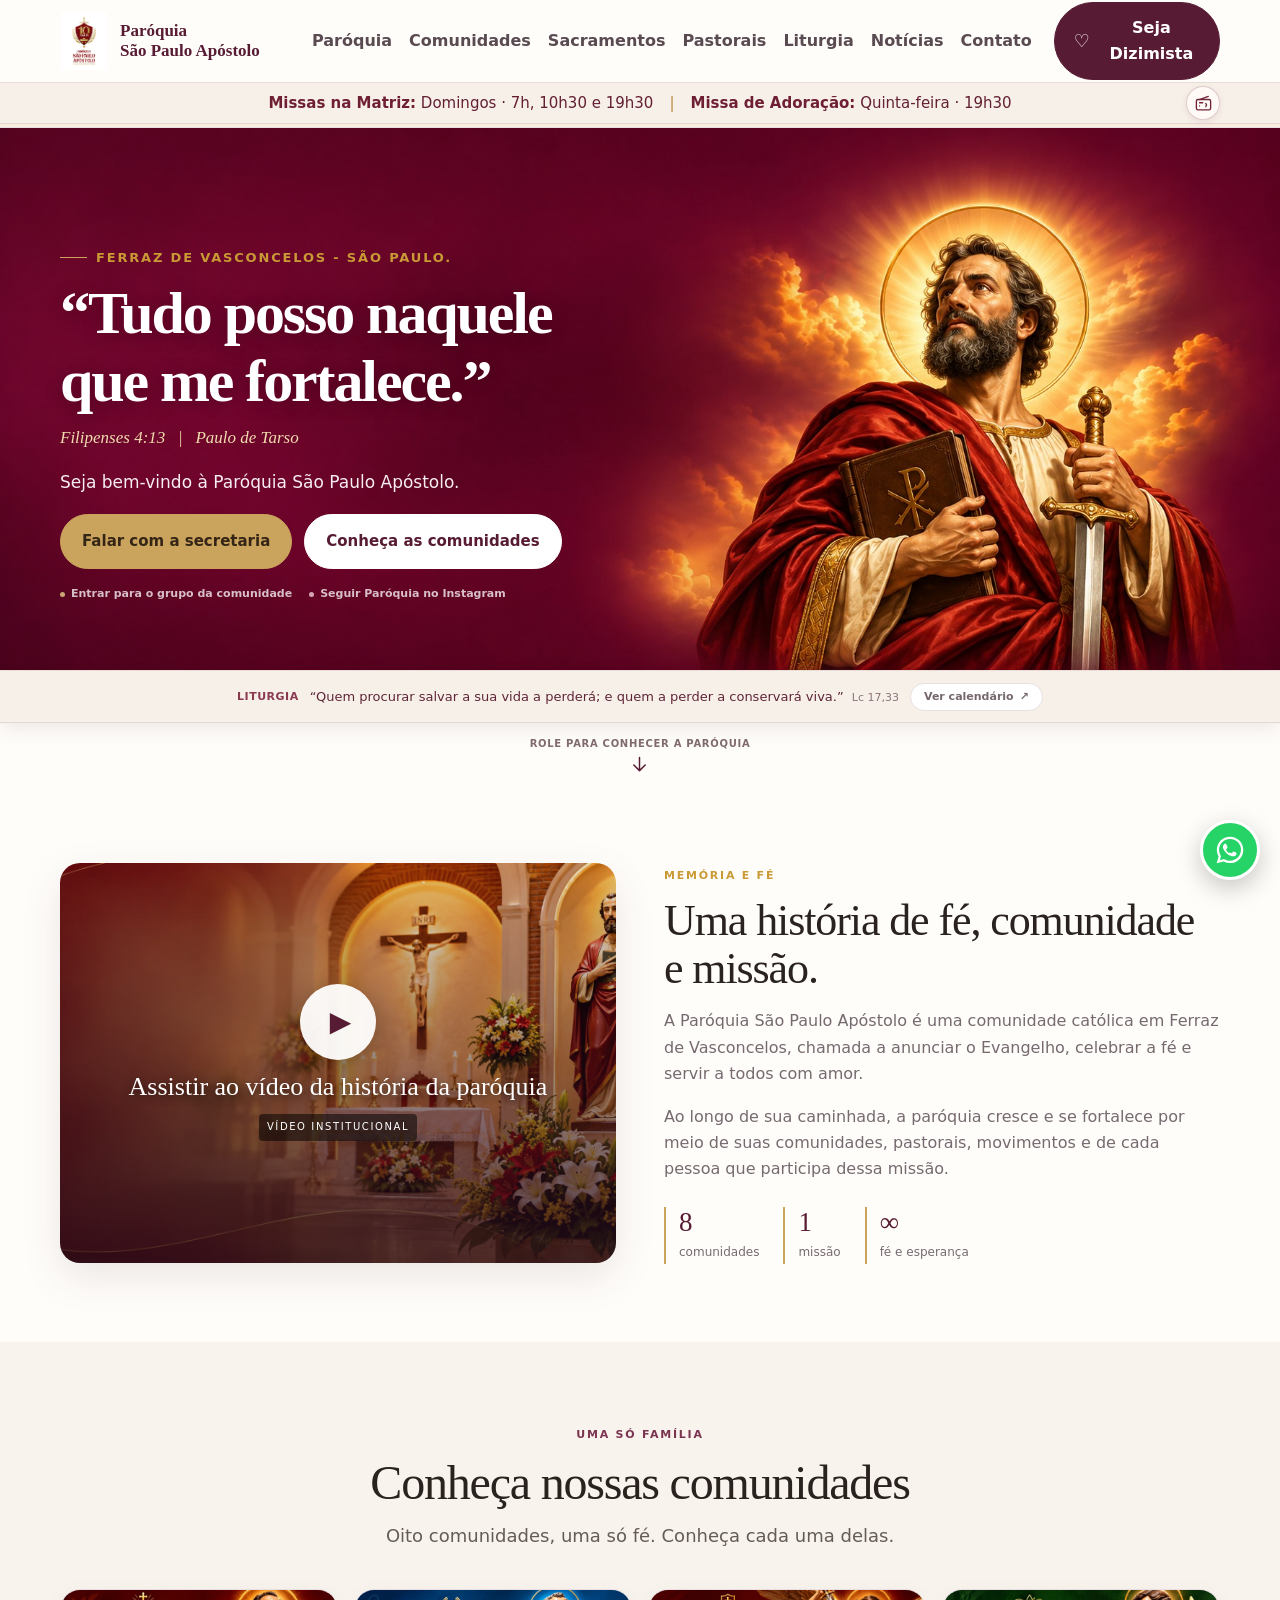
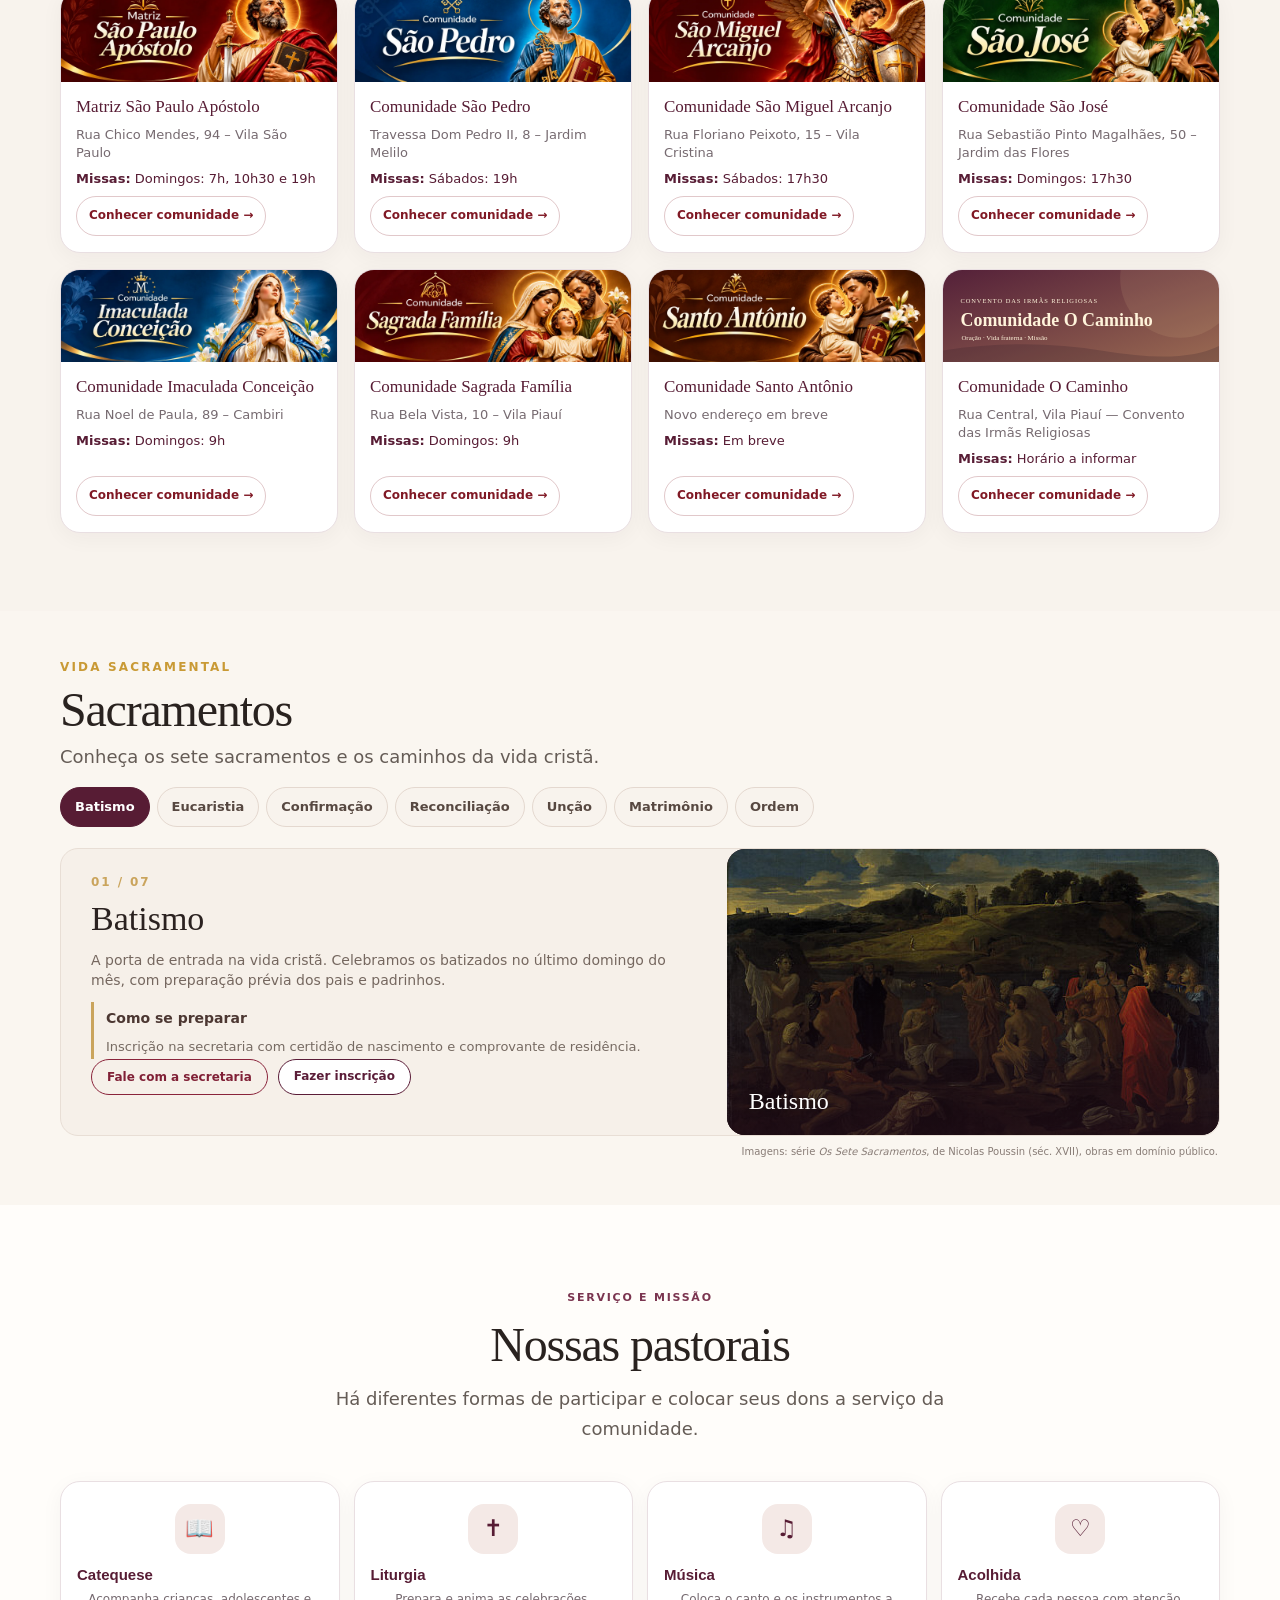
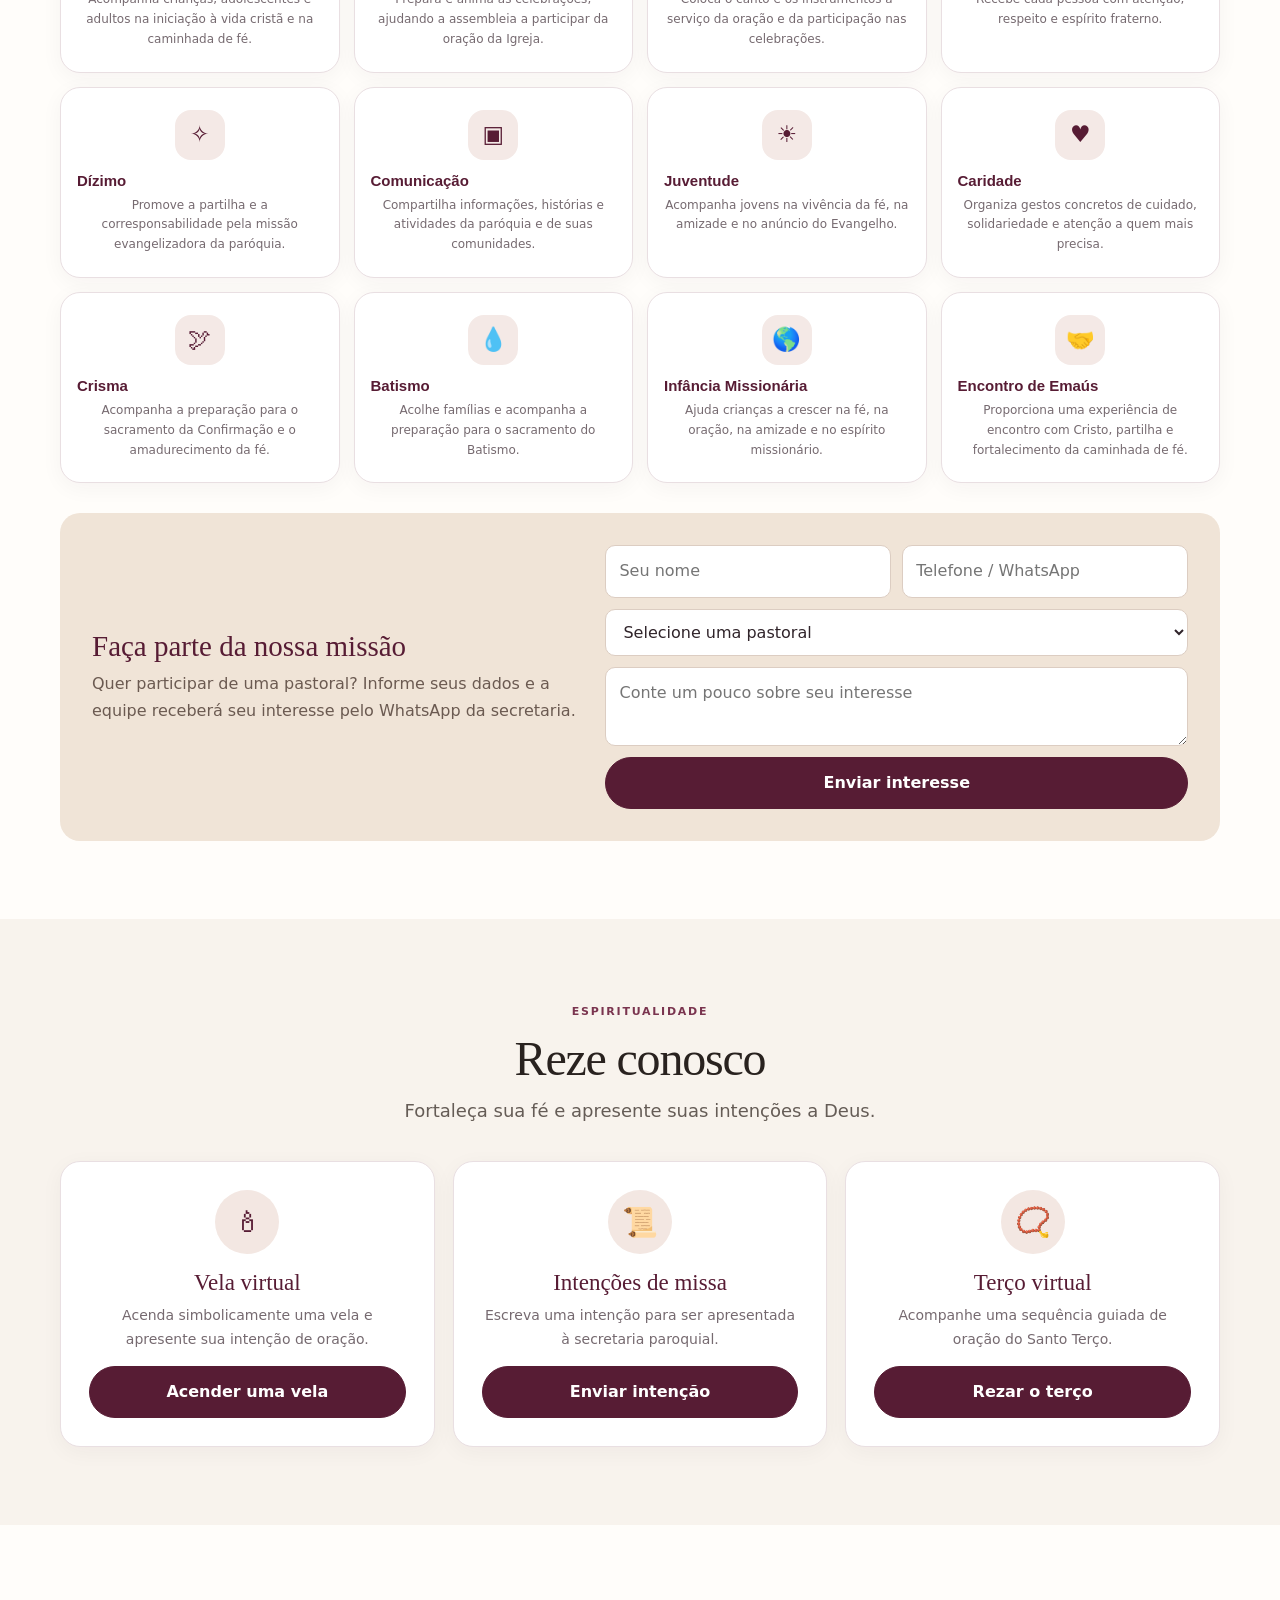
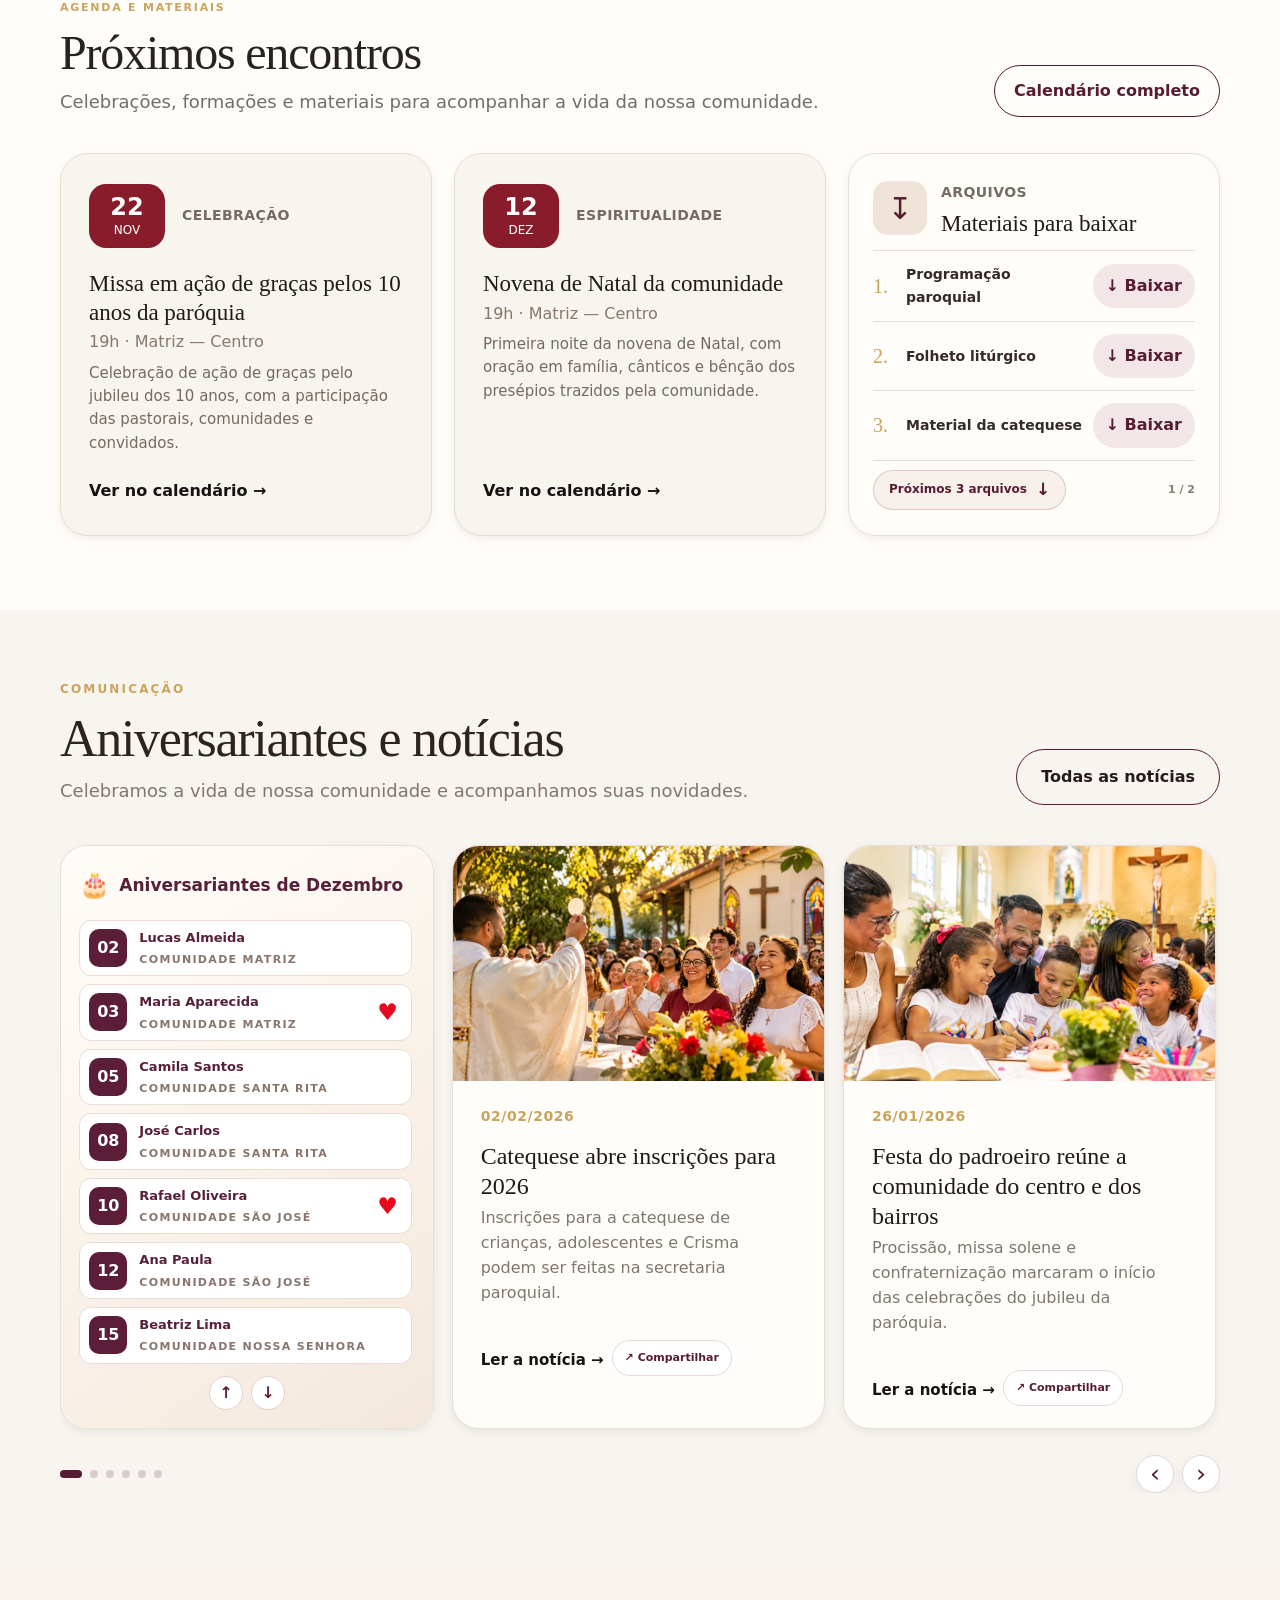
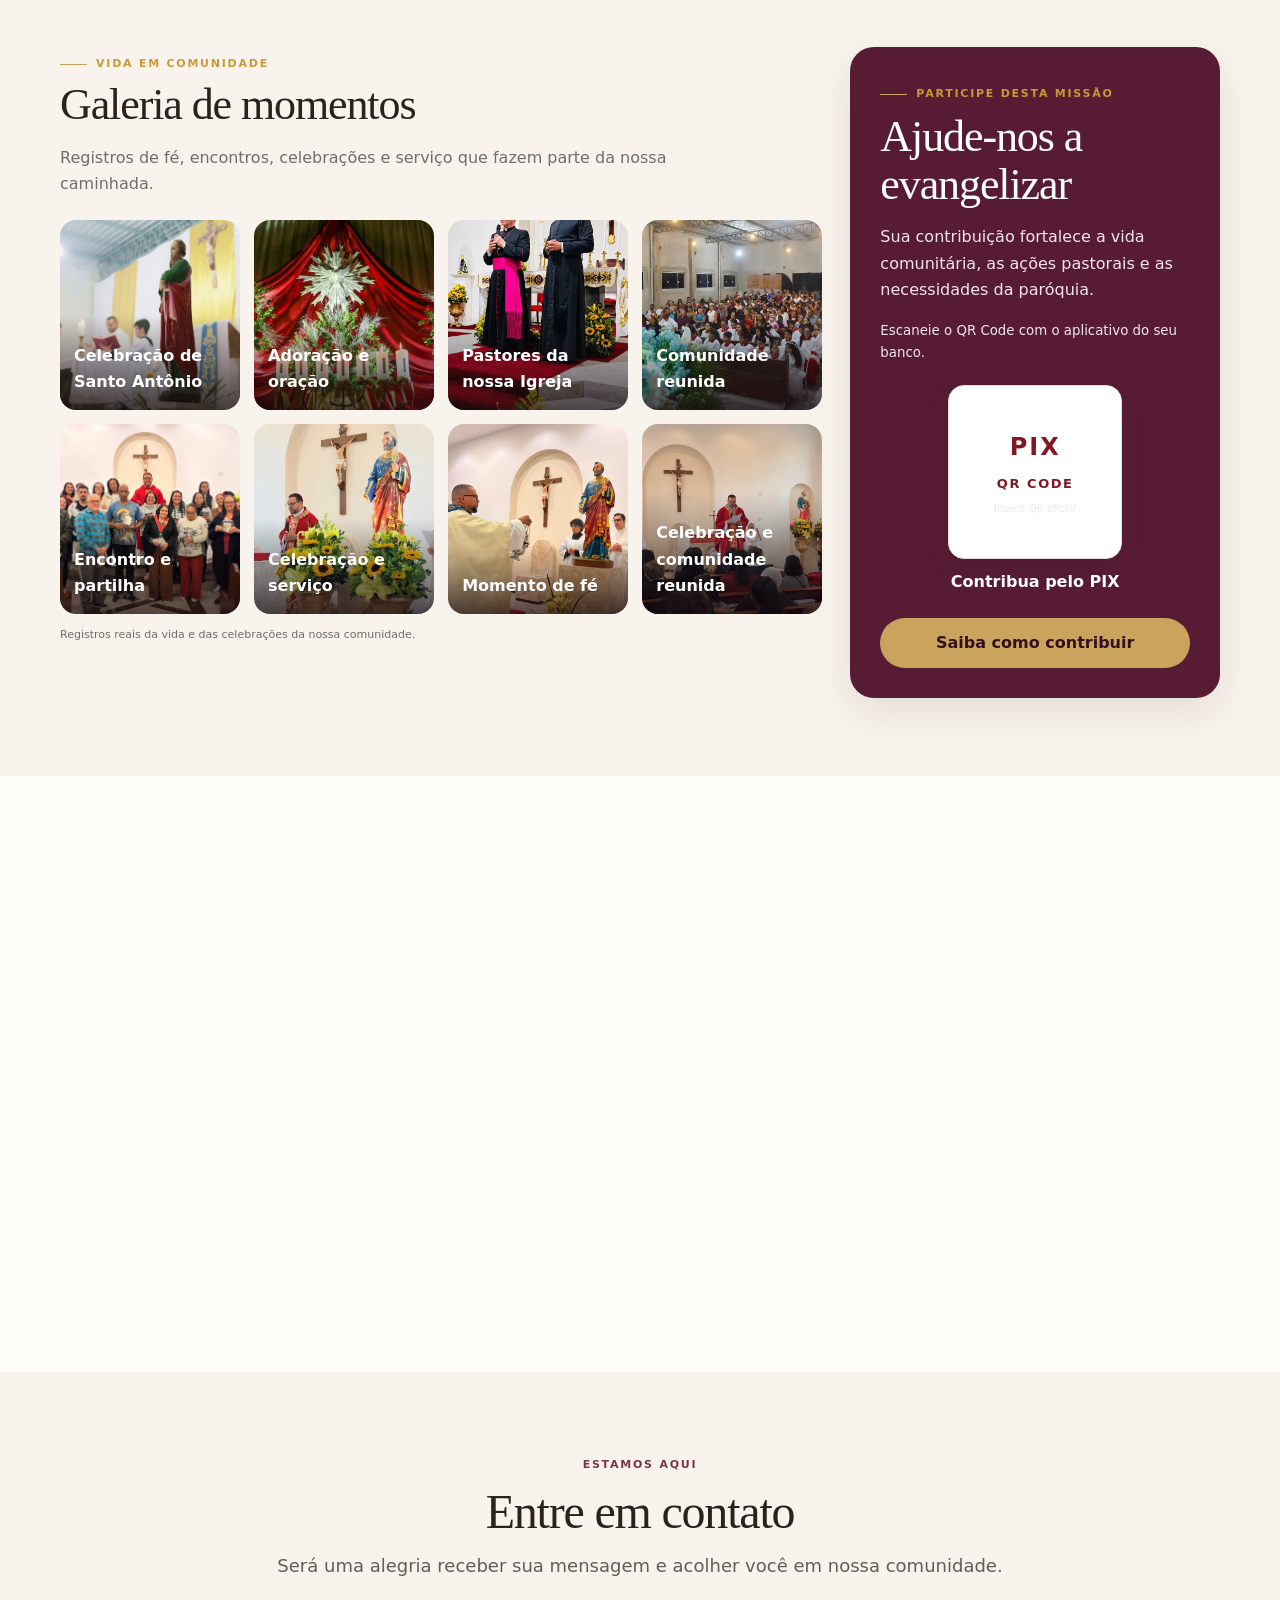
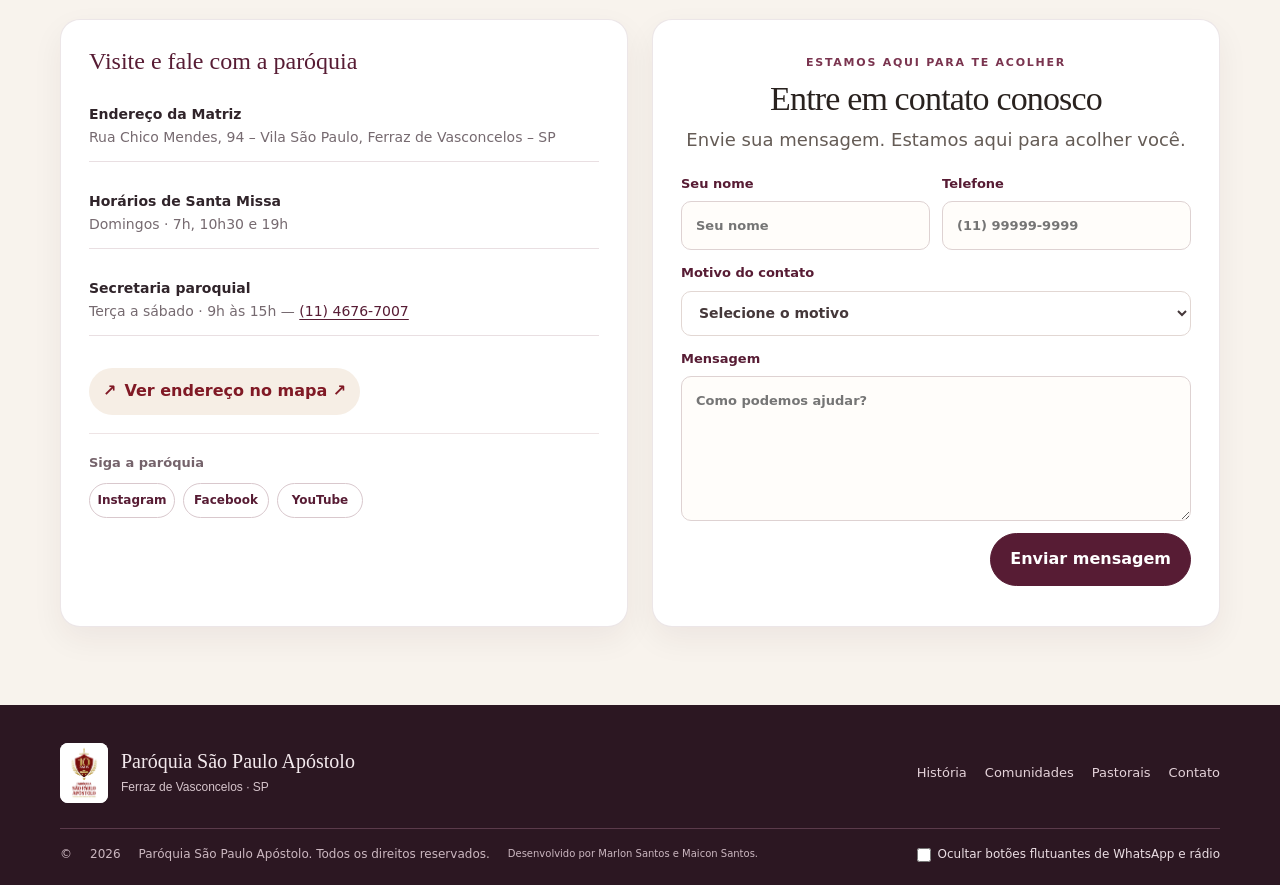
<file: index.html>
<!DOCTYPE html>

<html lang="pt-BR">
<head>
  <!-- Codificação de caracteres (acentos) -->
  <meta charset="utf-8"/>
  <!-- Faz o site se ajustar à largura da tela (celular, tablet, computador) -->
  <meta content="width=device-width, initial-scale=1" name="viewport"/>
  <!-- Cor da barra do navegador no celular -->
  <meta content="#571c34" name="theme-color"/>
  <!-- Identificação e autoria do projeto -->
  <meta content="Marlon Santos e Maicon Santos" name="author"/>
  <meta content="Paróquia São Paulo Apóstolo, Ferraz de Vasconcelos, comunidades, pastorais, missas, sacramentos, liturgia, notícias paroquiais" name="keywords"/>
  <meta content="pt-BR" name="language"/>
  <meta content="index, follow" name="robots"/>
  <meta content="Ferraz de Vasconcelos, SP, BR" name="geo.placename"/>
  <meta content="Brazil" name="geo.region"/>
  <!-- Descrição que aparece nos resultados de busca (Google) -->
  <meta content="Conheça a Paróquia São Paulo Apóstolo em Ferraz de Vasconcelos/SP: comunidades, pastorais, missas, sacramentos, liturgia diária, agenda e momentos de oração." name="description"/>
  <meta content="Paróquia São Paulo Apóstolo | Ferraz de Vasconcelos" property="og:title"/>
  <meta content="website" property="og:type"/>
  <meta content="pt_BR" property="og:locale"/>
  <meta content="Paróquia São Paulo Apóstolo" property="og:site_name"/>
  <meta content="Comunidades, pastorais, celebrações, sacramentos e liturgia da Paróquia São Paulo Apóstolo em Ferraz de Vasconcelos." property="og:description"/>
  <meta content="summary" name="twitter:card"/>
  <meta content="Paróquia São Paulo Apóstolo | Ferraz de Vasconcelos" name="twitter:title"/>
  <meta content="Informações sobre comunidades, pastorais, missas, sacramentos e liturgia diária em Ferraz de Vasconcelos." name="twitter:description"/>
  <!-- Título da aba do navegador -->
  <title>Paróquia São Paulo Apóstolo | Missas, Comunidades e Liturgia em Ferraz de Vasconcelos</title>
  <!-- Todos os estilos do site (cores, layout, animações) -->
  <link rel="stylesheet" href="css/style.css">
</head>
<!-- CORPO DA PÁGINA: tudo o que aparece na tela. -->
<body>
<!-- CABEÇALHO FIXO: logo, menu de navegação, faixa de missas e rádio. -->
<header class="topbar">
<!-- Linha do menu: logo, botão do menu (celular), links e botão "Seja Dizimista". -->
<div class="container nav">
<a aria-label="Paróquia São Paulo Apóstolo - início" class="brand" href="#inicio">
<img alt="Logo da Paróquia" src="imgs/logo/logo-paroquia.png"/>
<span>Paróquia<br/>São Paulo Apóstolo</span>
</a>
<button aria-expanded="false" aria-label="Abrir menu" class="menu-toggle" id="menuToggle">☰</button>
<!-- Links do menu: levam às seções da página (#inicio, #comunidades, ...). -->
<nav aria-label="Navegação principal" class="navlinks" id="navLinks"><a href="#inicio">Paróquia</a><a href="#comunidades">Comunidades</a><a href="#sacramentos">Sacramentos</a><a href="#pastorais">Pastorais</a><a href="liturgia.html">Liturgia</a><a href="#noticias">Notícias</a><a href="#contato">Contato</a></nav>
<button class="nav-action" data-open="dizimo" type="button"><span aria-hidden="true" class="tithe-heart">♡</span> Seja Dizimista</button>
</div>
<!-- FAIXA DE MISSAS: horários das celebrações e mini player de rádio. -->
<div aria-label="Horários das celebrações" class="mass-ribbon" id="missas">
<div class="container mass-ribbon-inner">
<span><strong>Missas na Matriz:</strong> Domingos · 7h, 10h30 e 19h30</span>
<span aria-hidden="true" class="mass-ribbon-divider">|</span>
<span><strong>Missa de Adoração:</strong> Quinta-feira · 19h30</span>
<!-- RÁDIO CATÓLICA: botão que abre o painel com emissoras, play/pause e volume (controlado por js/script.js). -->
<div class="radio-mini-widget" id="radioMiniWidget">
<button aria-controls="radioNativeExpansion" aria-expanded="false" aria-label="Abrir rádio católica" class="radio-mini-toggle" id="radioMiniToggle" title="Ouvir rádio católica" type="button">
<svg aria-hidden="true" focusable="false" viewbox="0 0 24 24">
<rect height="13" rx="2" width="18" x="3" y="7"></rect>
<path d="M7 7 18 3M7 11h4M7 15h.01M15 12a3 3 0 0 1 0 4"></path>
</svg>
</button>
<div aria-label="Player de rádio católica" class="radio-native-expansion" hidden="" id="radioNativeExpansion" role="dialog">
<div class="radio-native-panel">
<div class="radio-native-station">
<span class="radio-native-kicker">Rádio católica ao vivo</span>
<strong id="radioNativeStationName">Rádio Canção Nova · 89.1 FM</strong>
<small aria-live="polite" id="radioNativeStatus">Selecione uma emissora</small>
<select aria-label="Selecionar emissora" class="radio-native-select" id="radioNativeStationSelect">
<option value="0">Rádio Aparecida · 104.3 FM</option>
<option selected="" value="1">Rádio Canção Nova · 89.1 FM</option>
<option value="2">Rádio 9 de Julho · São Paulo</option>
<option value="3">Rádio Evangelizar · 99.5 FM / 1060 AM</option>
<option value="4">FM Dom Bosco · 96.1 FM</option>
<option value="5">Rádio Colméia · 98.7 FM</option>
</select>
<a class="radio-native-official-link" hidden="" href="https://radio.cancaonova.com/radio/cachoeira-paulista/" id="radioNativeOfficialLink" rel="noopener" target="_blank">Abrir transmissão ↗</a>
</div>
<div aria-label="Controles de áudio" class="radio-native-controls" role="group">
<button aria-label="Reproduzir" class="radio-native-button" id="radioNativePlay" title="Play" type="button">▶</button>
<button aria-label="Pausar" class="radio-native-button" id="radioNativePause" title="Pause" type="button">Ⅱ</button>
<button aria-label="Próxima rádio" class="radio-native-button" id="radioNativeNext" title="Próxima rádio" type="button">⏭</button>
<label class="radio-native-volume" for="radioNativeVolume">
<span aria-hidden="true">◖))</span>
<input aria-label="Volume da rádio" id="radioNativeVolume" max="100" min="0" type="range" value="75"/>
</label>
</div>
<audio id="radioNativeAudio" preload="none"></audio>
</div>
</div>
</div>
</div>
</div>
<!-- Barra de progresso de leitura (cresce conforme a página é rolada). -->
<div aria-hidden="true" class="reading-progress-track"><span id="readingProgressBar"></span></div>
</header>
<!-- CONTEÚDO PRINCIPAL: todas as seções da página inicial. -->
<main id="siteMain">
<!-- SEÇÃO INÍCIO (banner): frase de destaque, botões e imagem do santo. -->
<section class="hero" id="inicio">
<!-- Imagem do santo do banner (fica ao fundo, com a aura pulsando). -->
<div aria-hidden="true" class="hero-fixed-art" style="background-image:url(imgs/hero/hero-santo.jpg)"></div>
<div class="hero-content"><div class="hero-copy">
<span class="eyebrow">Ferraz de Vasconcelos - São Paulo.</span>
<h1><span class="hero-quote"><span>“Tudo posso naquele</span><span>que me fortalece.”</span></span></h1>
<div class="hero-byline">Filipenses 4:13   |   Paulo de Tarso</div>
<p>Seja bem-vindo à Paróquia São Paulo Apóstolo.</p>
<div class="hero-actions">
<div class="hero-primary-actions">
<button class="btn gold" data-open="secretaria" type="button">Falar com a secretaria</button>
<a class="btn light" href="#comunidades">Conheça as comunidades</a>
</div>
<div class="hero-secondary-actions">
<a class="hero-secondary-link hero-whatsapp-group" href="https://chat.whatsapp.com/COLE_AQUI_O_CONVITE_DO_GRUPO" rel="noopener" target="_blank">Entrar para o grupo da comunidade</a>
<a class="hero-secondary-link hero-instagram-link" href="https://www.instagram.com/pasaopauloapostolo/" rel="noopener" target="_blank">Seguir Paróquia no Instagram</a>
</div>
</div>
</div></div>
</section>
<!-- FAIXA DA LITURGIA: trecho do evangelho do dia e acesso ao calendário. -->
<section aria-label="Liturgia diária" class="daily-ribbon" id="liturgiaDiariaRibbon">
<div class="container daily-ribbon-inner">
<div class="daily-ribbon-gospel">
<span class="daily-ribbon-kicker">Liturgia</span>
<span class="daily-ribbon-quote">“Quem procurar salvar a sua vida a perderá; e quem a perder a conservará viva.” <small>Lc 17,33</small></span>
<a aria-label="Acessar o calendário de Liturgia da paróquia" class="daily-ribbon-access" href="liturgia.html" title="Abrir Liturgia">Ver calendário<span aria-hidden="true">↗</span></a>
</div>
</div>
</section>
<!-- Indicador "Role para conhecer a paróquia". -->
<div class="hero-scroll-cue" id="heroScrollCue">
<a aria-label="Role a página para conhecer a paróquia" href="#historia">
<span>Role para conhecer a paróquia</span>
<svg aria-hidden="true" focusable="false" viewbox="0 0 24 24">
<path d="M12 4v15M5.5 12.5 12 19l6.5-6.5"></path>
</svg>
</a>
</div>
<!-- SEÇÃO HISTÓRIA: vídeo institucional, texto sobre a paróquia e números de destaque. -->
<section id="historia"><div class="container story-grid">
<button aria-label="Assistir ao vídeo da história da paróquia" class="story-photo video-thumb" data-open="video" type="button">
<span class="video-play">▶</span><span class="video-caption">Assistir ao vídeo da história da paróquia</span><span class="video-duration">VÍDEO INSTITUCIONAL</span>
</button>
<div class="story-copy"><span class="kicker">Memória e fé</span><h2>Uma história de fé, comunidade e missão.</h2>
<p>A Paróquia São Paulo Apóstolo é uma comunidade católica em Ferraz de Vasconcelos, chamada a anunciar o Evangelho, celebrar a fé e servir a todos com amor.</p>
<p>Ao longo de sua caminhada, a paróquia cresce e se fortalece por meio de suas comunidades, pastorais, movimentos e de cada pessoa que participa dessa missão.</p>
<!-- Números de destaque (comunidades, missão...). -->
<div class="stats"><div class="stat"><b>8</b><span>comunidades</span></div><div class="stat"><b>1</b><span>missão</span></div><div class="stat"><b>∞</b><span>fé e esperança</span></div></div>
</div>
</div></section>
<!-- SEÇÃO COMUNIDADES: os cards são criados pelo JavaScript (renderCommunities) dentro de #communityGrid. -->
<section class="soft" id="comunidades"><div class="container">
<div class="section-head"><span class="kicker">Uma só família</span><h2>Conheça nossas comunidades</h2><p>Oito comunidades, uma só fé. Conheça cada uma delas.</p></div>
<div class="grid" id="communityGrid"></div>
</div></section>
<!-- SEÇÃO SACRAMENTOS: abas dos sete sacramentos; o conteúdo é desenhado pelo JavaScript em #sacramentFeature. -->
<section class="sacraments-section" id="sacramentos"><div class="container">
<div class="sacraments-heading"><span class="sacraments-kicker">Vida sacramental</span><h2>Sacramentos</h2>
<p>Conheça os sete sacramentos e os caminhos da vida cristã.</p></div>
<div aria-label="Escolha um sacramento" class="sacrament-tabs" role="tablist">
<button aria-selected="true" class="sacrament-tab active" data-sacrament="0" role="tab">Batismo</button><button aria-selected="false" class="sacrament-tab" data-sacrament="1" role="tab">Eucaristia</button><button aria-selected="false" class="sacrament-tab" data-sacrament="2" role="tab">Confirmação</button><button aria-selected="false" class="sacrament-tab" data-sacrament="3" role="tab">Reconciliação</button><button aria-selected="false" class="sacrament-tab" data-sacrament="4" role="tab">Unção</button><button aria-selected="false" class="sacrament-tab" data-sacrament="5" role="tab">Matrimônio</button><button aria-selected="false" class="sacrament-tab" data-sacrament="6" role="tab">Ordem</button></div>
<div aria-live="polite" class="sacrament-feature" id="sacramentFeature"></div><p class="sacrament-image-credit">Imagens: série <i>Os Sete Sacramentos</i>, de Nicolas Poussin (séc. XVII), obras em domínio público.</p></div></section>
<!-- SEÇÃO PASTORAIS: cards criados pelo JavaScript e formulário "Faça parte da nossa missão" (envia para o WhatsApp). -->
<section id="pastorais"><div class="container">
<div class="section-head"><span class="kicker">Serviço e missão</span><h2>Nossas pastorais</h2><p>Há diferentes formas de participar e colocar seus dons a serviço da comunidade.</p></div>
<div class="pastoral-grid" id="pastoralGrid"></div>
<div class="join-box"><div><h3>Faça parte da nossa missão</h3><p>Quer participar de uma pastoral? Informe seus dados e a equipe receberá seu interesse pelo WhatsApp da secretaria.</p></div>
<!-- Formulário de interesse em participar de uma pastoral. -->
<form class="form-grid" id="joinForm"><input name="nome" placeholder="Seu nome" required=""><input name="telefone" placeholder="Telefone / WhatsApp" required="" type="tel"/><select class="full" name="pastoral" required=""><option value="">Selecione uma pastoral</option></select><textarea class="full" name="mensagem" placeholder="Conte um pouco sobre seu interesse"></textarea><button class="btn full" type="submit">Enviar interesse</button></input></form>
</div>
</div></section>
<!-- SEÇÃO REZE CONOSCO: abre os pop-ups de vela virtual, intenção de missa e terço. -->
<section class="soft" id="reze"><div class="container">
<div class="section-head"><span class="kicker">Espiritualidade</span><h2>Reze conosco</h2><p>Fortaleça sua fé e apresente suas intenções a Deus.</p></div>
<div class="prayer-grid">
<article class="card prayer-card"><div class="prayer-icon">🕯</div><h3>Vela virtual</h3><p>Acenda simbolicamente uma vela e apresente sua intenção de oração.</p><button class="btn" data-open="vela" type="button">Acender uma vela</button></article>
<article class="card prayer-card"><div class="prayer-icon">📜</div><h3>Intenções de missa</h3><p>Escreva uma intenção para ser apresentada à secretaria paroquial.</p><button class="btn" data-open="intencao" type="button">Enviar intenção</button></article>
<article class="card prayer-card"><div class="prayer-icon">📿</div><h3>Terço virtual</h3><p>Acompanhe uma sequência guiada de oração do Santo Terço.</p><button class="btn" data-open="terco" type="button">Rezar o terço</button></article>
</div>
</div></section>
<!-- SEÇÃO AGENDA: eventos e materiais (cards criados pelo JavaScript em #agendaGrid) e botão do calendário completo. -->
<section class="agenda-section" id="agenda"><div class="container">
<div class="agenda-heading">
<div><span class="kicker">Agenda e materiais</span><h2>Próximos encontros</h2><p>Celebrações, formações e materiais para acompanhar a vida da nossa comunidade.</p></div>
<button class="btn outline" id="fullCalendarBtn" type="button">Calendário completo</button>
</div>
<div class="agenda-grid" id="agendaGrid"></div>
</div></section>
<!-- SEÇÃO ANIVERSARIANTES E NOTÍCIAS: cartão de aniversariantes + carrossel de notícias. -->
<section class="news-section" id="noticias">
<div class="container">
<div class="news-heading">
<div>
<span class="news-kicker">Comunicação</span>
<h2>Aniversariantes e notícias</h2>
<p>Celebramos a vida de nossa comunidade e acompanhamos suas novidades.</p>
</div>
<button class="news-all-button" id="allNewsButton" type="button">Todas as notícias</button>
</div>
<div class="news-carousel-viewport" id="newsCarouselViewport"><div class="news-grid editorial-news-grid" id="newsGrid">
<!-- Cartão de ANIVERSARIANTES do mês (lista paginada pelo JavaScript). -->
<article class="news-card birthday-card">
<div class="birthday-panel">
<div class="birthday-panel-head"><span>🎂</span><strong id="birthdayMonthTitle">Aniversariantes</strong><small id="birthdayMonthTag">NOVEMBRO</small></div>
<div class="birthday-list" id="birthdayList" aria-label="Lista de aniversariantes">
<div class="birthday-person"><span class="birthday-day">02</span><span><b>Lucas Almeida</b><small>Comunidade Matriz</small></span></div>
<div class="birthday-person"><span class="birthday-day">03</span><span><b>Maria Aparecida</b><small>Comunidade Matriz</small></span><span class="tither-heart" tabindex="0" aria-label="Dizimista"><span aria-hidden="true">♥</span><em>Dizimista</em></span></div>
<div class="birthday-person"><span class="birthday-day">05</span><span><b>Camila Santos</b><small>Comunidade Santa Rita</small></span></div>
<div class="birthday-person"><span class="birthday-day">08</span><span><b>José Carlos</b><small>Comunidade Santa Rita</small></span></div>
<div class="birthday-person"><span class="birthday-day">10</span><span><b>Rafael Oliveira</b><small>Comunidade São José</small></span><span class="tither-heart" tabindex="0" aria-label="Dizimista"><span aria-hidden="true">♥</span><em>Dizimista</em></span></div>
<div class="birthday-person"><span class="birthday-day">12</span><span><b>Ana Paula</b><small>Comunidade São José</small></span></div>
<div class="birthday-person"><span class="birthday-day">15</span><span><b>Beatriz Lima</b><small>Comunidade Nossa Senhora</small></span></div>
<div class="birthday-person"><span class="birthday-day">19</span><span><b>João Pedro</b><small>Comunidade Matriz</small></span></div>
<div class="birthday-person"><span class="birthday-day">22</span><span><b>Marcos Ferreira</b><small>Comunidade São Judas</small></span></div>
<div class="birthday-person"><span class="birthday-day">27</span><span><b>Rita de Cássia</b><small>Comunidade Nossa Senhora</small></span></div>
<div class="birthday-person"><span class="birthday-day">30</span><span><b>Paulo Henrique</b><small>Comunidade São Paulo</small></span></div>
</div>
</div></article>
<!-- Card de notícia: imagem, data, título, resumo e botões "Ler a notícia" / compartilhar. -->
<article class="news-card">
<img alt="Catequista acompanha crianças em atividade de formação" class="news-photo" src="imgs/noticias/noticia-catequese.webp"/>
<div class="news-card-content">
<time datetime="2026-02-02">02/02/2026</time>
<h3>Catequese abre inscrições para 2026</h3>
<p>Inscrições para a catequese de crianças, adolescentes e Crisma podem ser feitas na secretaria paroquial.</p>
<div class="news-card-actions"><button class="news-read-button" data-news="1" type="button">Ler a notícia →</button><button class="news-share-button" data-share-news="1" type="button" aria-label="Compartilhar notícia pelo WhatsApp">↗ Compartilhar</button></div>
</div>
</article>
<!-- Card de notícia: imagem, data, título, resumo e botões "Ler a notícia" / compartilhar. -->
<article class="news-card">
<img alt="Procissão religiosa em celebração comunitária" class="news-photo" src="imgs/noticias/noticia-procissao.webp"/>
<div class="news-card-content">
<time datetime="2026-01-26">26/01/2026</time>
<h3>Festa do padroeiro reúne a comunidade do centro e dos bairros</h3>
<p>Procissão, missa solene e confraternização marcaram o início das celebrações do jubileu da paróquia.</p>
<div class="news-card-actions"><button class="news-read-button" data-news="2" type="button">Ler a notícia →</button><button class="news-share-button" data-share-news="2" type="button" aria-label="Compartilhar notícia pelo WhatsApp">↗ Compartilhar</button></div>
</div>
</article>
<!-- Card de notícia: imagem, data, título, resumo e botões "Ler a notícia" / compartilhar. -->
<article class="news-card">
<img alt="Encontro de jovens da paróquia" class="news-photo" loading="lazy" src="imgs/noticias/noticia-jovens.webp"/>
<div class="news-card-content">
<time datetime="2026-01-18">18/01/2026</time>
<h3>Encontro de jovens fortalece a caminhada de fé</h3>
<p>Jovens das comunidades participaram de uma tarde de oração, partilha e convivência.</p>
<div class="news-card-actions"><button class="news-read-button" data-news="3" type="button">Ler a notícia →</button><button class="news-share-button" data-share-news="3" type="button" aria-label="Compartilhar notícia pelo WhatsApp">↗ Compartilhar</button></div>
</div>
</article><!-- Card de notícia: imagem, data, título, resumo e botões "Ler a notícia" / compartilhar. -->
<article class="news-card">
<img alt="Encontro de formação das pastorais" class="news-photo" loading="lazy" src="imgs/noticias/noticia-catequese.webp"/>
<div class="news-card-content">
<time datetime="2026-01-12">12/01/2026</time>
<h3>Pastorais se reúnem para planejar o ano pastoral</h3>
<p>Representantes das equipes alinharam propostas e ações para o calendário paroquial.</p>
<div class="news-card-actions"><button class="news-read-button" data-news="4" type="button">Ler a notícia →</button><button class="news-share-button" data-share-news="4" type="button" aria-label="Compartilhar notícia pelo WhatsApp">↗ Compartilhar</button></div>
</div>
</article><!-- Card de notícia: imagem, data, título, resumo e botões "Ler a notícia" / compartilhar. -->
<article class="news-card">
<img alt="Famílias reunidas em atividade comunitária" class="news-photo" loading="lazy" src="imgs/noticias/noticia-procissao.webp"/>
<div class="news-card-content">
<time datetime="2026-01-05">05/01/2026</time>
<h3>Famílias participam de momento de oração e convivência</h3>
<p>A atividade aproximou famílias e lideranças em um momento de espiritualidade e acolhida.</p>
<div class="news-card-actions"><button class="news-read-button" data-news="5" type="button">Ler a notícia →</button><button class="news-share-button" data-share-news="5" type="button" aria-label="Compartilhar notícia pelo WhatsApp">↗ Compartilhar</button></div>
</div>
</article></div>
<!-- Controles do carrossel de notícias (bolinhas e setas). -->
<div aria-label="Navegação das notícias" class="news-carousel-controls">
<div class="news-carousel-dots" id="newsCarouselDots"></div>
<div class="news-carousel-arrows">
<button aria-label="Notícia anterior" class="news-carousel-arrow" id="newsCarouselPrev" type="button">‹</button>
<button aria-label="Próxima notícia" class="news-carousel-arrow" id="newsCarouselNext" type="button">›</button>
</div>
</div>
</div>
</div></section>
<!-- SEÇÃO GALERIA + APOIO: fotos da vida da comunidade e chamada para contribuir. -->
<section class="soft" id="apoie"><div class="container"><div class="mission-gallery-layout">
<div class="community-gallery"><div class="gallery-heading"><span class="eyebrow">Vida em comunidade</span><h2>Galeria de momentos</h2><p>Registros de fé, encontros, celebrações e serviço que fazem parte da nossa caminhada.</p></div>
<!-- Galeria de momentos: clicar numa foto abre o visualizador em tela cheia. -->
<div class="gallery-grid"><button class="gallery-item" data-gallery="0" type="button">
<img alt="Celebração de Santo Antônio" src="imgs/galeria/galeria-01-santo-antonio.webp"/>
<span>Celebração de Santo Antônio</span></button><button class="gallery-item" data-gallery="1" type="button">
<img alt="Adoração e oração" src="imgs/galeria/galeria-02-adoracao-e-oracao.webp"/>
<span>Adoração e oração</span></button><button class="gallery-item" data-gallery="2" type="button">
<img alt="Pastores da nossa Igreja" src="imgs/galeria/galeria-03-pastores.webp"/>
<span>Pastores da nossa Igreja</span></button><button class="gallery-item" data-gallery="3" type="button">
<img alt="Comunidade reunida" src="imgs/galeria/galeria-04-comunidade-reunida.webp"/>
<span>Comunidade reunida</span></button><button class="gallery-item" data-gallery="4" type="button">
<img alt="Encontro e partilha" src="imgs/galeria/galeria-05-encontro-e-partilha.webp"/>
<span>Encontro e partilha</span></button><button class="gallery-item" data-gallery="5" type="button">
<img alt="Celebração e serviço" src="imgs/galeria/galeria-06-celebracao-e-servico.webp"/>
<span>Celebração e serviço</span></button><button class="gallery-item" data-gallery="6" type="button">
<img alt="Momento de fé" src="imgs/galeria/galeria-07-momento-de-fe.webp"/>
<span>Momento de fé</span></button><button class="gallery-item" data-gallery="7" type="button">
<img alt="Celebração e comunidade reunida" src="imgs/galeria/galeria-08-celebracao-e-comunidade.webp"/>
<span>Celebração e comunidade reunida</span></button></div><small class="gallery-note">Registros reais da vida e das celebrações da nossa comunidade.</small></div>
<!-- Chamada "Participe desta missão" (apoio/Pix) que acompanha a rolagem. -->
<aside class="support-sticky"><div class="support-copy"><span class="eyebrow">Participe desta missão</span><h2>Ajude-nos a evangelizar</h2><p>Sua contribuição fortalece a vida comunitária, as ações pastorais e as necessidades da paróquia.</p><small>Escaneie o QR Code com o aplicativo do seu banco.</small></div><div class="pix-qr"><div class="qr-placeholder"><span>PIX</span><b>QR CODE</b><small>Inserir QR oficial</small></div><strong>Contribua pelo PIX</strong></div><button class="btn" data-open="apoio" type="button">Saiba como contribuir</button></aside>
</div></div></section>
<!-- SEÇÃO EQUIPE: Papa, bispos e padre; clicar num card abre o perfil. -->
<section id="equipe"><div class="container">
<div class="section-head"><span class="kicker">Nossa Igreja</span><h2>Pastores e representantes</h2><p>Pessoas que acompanham e servem à caminhada da Igreja.</p></div>
<div class="team-grid"><!-- Card de pessoa da equipe (clicar abre o perfil). -->
<article aria-label="Ver perfil" class="card person" role="button" tabindex="0">
<img alt="Papa Leão XIV" loading="lazy" src="imgs/equipe/papa-leao-xiv.jpg"/>
<h3>PAPA LEÃO XIV</h3><p>Papa da Igreja Católica</p>
</article><!-- Card de pessoa da equipe (clicar abre o perfil). -->
<article aria-label="Ver perfil" class="card person" role="button" tabindex="0"><img alt="Dom Giambattista Diquattro" src="imgs/equipe/dom-giambattista-diquattro.webp"/><h3>DOM GIAMBATTISTA DIQUATTRO</h3><p>Núncio Apostólico</p></article><!-- Card de pessoa da equipe (clicar abre o perfil). -->
<article aria-label="Ver perfil" class="card person" role="button" tabindex="0"><img alt="Dom Pedro Luiz Stringhini" src="imgs/equipe/dom-pedro-luiz-stringhini.webp"/><h3>DOM PEDRO LUIZ STRINGHINI</h3><p>Bispo Diocesano</p></article><!-- Card de pessoa da equipe (clicar abre o perfil). -->
<article aria-label="Ver perfil" class="card person" role="button" tabindex="0"><img alt="Pe. Victor Almeida M. da Silva" src="imgs/equipe/pe-victor-almeida.webp"/><h3>PE. VICTOR ALMEIDA M. DA SILVA</h3><p>Pároco</p></article></div>
</div></section>
<!-- SEÇÃO CONTATO: endereço, horários, redes sociais, mapa e formulário (envia para o WhatsApp). -->
<section class="soft" id="contato"><div class="container">
<div class="section-head"><span class="kicker">Estamos aqui</span><h2>Entre em contato</h2><p>Será uma alegria receber sua mensagem e acolher você em nossa comunidade.</p></div>
<div class="contact-grid contact-grid-unified">
<div class="contact-card contact-info-card">
<h3>Visite e fale com a paróquia</h3>
<div class="contact-item"><b>Endereço da Matriz</b>Rua Chico Mendes, 94 – Vila São Paulo, Ferraz de Vasconcelos – SP</div>
<div class="contact-item"><b>Horários de Santa Missa</b>Domingos · 7h, 10h30 e 19h</div>
<div class="contact-item"><b>Secretaria paroquial</b>Terça a sábado · 9h às 15h — <button class="contact-whatsapp-inline" data-open="secretaria" type="button">(11) 4676-7007</button></div>
<a class="map-link" href="https://www.google.com/maps/search/?api=1&amp;query=Rua+Chico+Mendes+94+Vila+S%C3%A3o+Paulo+Ferraz+de+Vasconcelos" rel="noopener" target="_blank">Ver endereço no mapa ↗</a>
<div class="contact-socials"><span>Siga a paróquia</span><a aria-label="Instagram" href="https://www.instagram.com/pasaopauloapostolo/" rel="noopener" target="_blank">Instagram</a><a aria-label="Facebook" href="https://www.facebook.com/ParoquiaSaoPauloAp/" rel="noopener" target="_blank">Facebook</a><a aria-label="YouTube" href="https://www.youtube.com/@webtvparoquiasaopauloapost2990" rel="noopener" target="_blank">YouTube</a></div>
</div>
<div class="contact-card contact-form-card"><div class="section-head"><span class="kicker">Estamos aqui para te acolher</span><h2>Entre em contato conosco</h2><p>Envie sua mensagem. Estamos aqui para acolher você.</p></div>
<!-- Formulário de contato. -->
<form class="contact-form contact-form-inline" id="parishContactForm">
<label>Seu nome<input autocomplete="name" name="nome" placeholder="Seu nome" required=""/></label>
<label>Telefone<input autocomplete="tel" name="telefone" placeholder="(11) 99999-9999" required="" type="tel"/></label>
<label class="full">Motivo do contato
<select name="motivo" required="">
<option value="">Selecione o motivo</option>
<option>Informações sobre missas e horários</option>
<option>Batismo e outros sacramentos</option>
<option>Casamento e documentação</option>
<option>Catequese e Crisma</option>
<option>Pastorais e comunidades</option>
<option>Dízimo e doações</option>
<option>Agendamento ou atendimento na secretaria</option>
<option>Outro assunto</option>
</select></label>
<label class="message-field">Mensagem<textarea name="mensagem" placeholder="Como podemos ajudar?" required="" rows="5"></textarea></label>
<button class="btn" type="submit">Enviar mensagem</button><p aria-live="polite" id="contactFeedback" role="status"></p></form>
</div></div></div></section>
<!-- FIM DO CONTEÚDO PRINCIPAL -->
</main>
<footer><div class="container">
<div class="footer-top"><div class="footer-brand"><img alt="Logo da Paróquia" src="imgs/logo/logo-paroquia.png"/><strong>Paróquia São Paulo Apóstolo<br/><small style="font:12px Arial;color:#d6c4cb">Ferraz de Vasconcelos · SP</small></strong></div>
<div class="footer-links"><a href="#historia">História</a><a href="#comunidades">Comunidades</a><a href="#pastorais">Pastorais</a><a href="#contato">Contato</a></div></div>
<div class="copyright">© <span id="year"></span> Paróquia São Paulo Apóstolo. Todos os direitos reservados.<br/><small>Desenvolvido por Marlon Santos e Maicon Santos.</small></div>
</div></footer>
<!-- POP-UP GENÉRICO: o JavaScript preenche #modalContent (detalhes de comunidade, pastoral, oração, notícia, etc.). -->
<div aria-hidden="true" aria-labelledby="modalTitle" aria-modal="true" class="modal-backdrop" id="modalBackdrop" role="dialog">
<div class="modal" role="document"><button aria-label="Fechar" class="modal-close" id="modalClose" type="button">×</button><div id="modalContent"></div></div>
</div>

<!-- Visualizador em tela cheia da galeria de momentos. -->
<div aria-hidden="true" class="moment-gallery-viewer" id="moment-gallery-viewer">
<button aria-label="Fechar imagem" class="moment-gallery-close" type="button">×</button>
<button aria-label="Imagem anterior" class="moment-gallery-prev" type="button">❮</button>
<figure><img alt="" id="moment-gallery-full-image"/><figcaption id="moment-gallery-full-caption"></figcaption></figure>
<button aria-label="Próxima imagem" class="moment-gallery-next" type="button">❯</button>
</div>

<!-- POP-UP DE INSCRIÇÃO nos sacramentos (envia os dados para o WhatsApp). -->
<div id="enrollmentModal" role="dialog" aria-modal="true" aria-labelledby="enrollTitle"><div class="enroll-box"><h2 id="enrollTitle">Inscrição</h2><p>Preencha os dados para iniciar sua inscrição. A secretaria confirmará os próximos passos.</p><form id="enrollForm"><div class="enroll-grid"><label class="full">Sacramento / atividade<select name="sacramento" id="enrollSacramento"><option>Batismo</option><option>Catequese</option><option>Crisma</option></select></label><label>Nome da pessoa<input name="nome" required></label><label>Data de nascimento<input name="nascimento" type="date" required></label><label class="full">Endereço completo<input name="endereco" required></label><label>Telefone<input name="telefone" type="tel" required></label><label>Nome do responsável<input name="responsavel"></label><label>Telefone do responsável<input name="telResponsavel" type="tel"></label><label>E-mail<input name="email" type="email"></label><label class="full">Observações<textarea name="observacoes" rows="3"></textarea></label></div><div class="enroll-actions"><button type="button" class="secondary" id="closeEnroll">Cancelar</button><button type="submit">Enviar pelo WhatsApp</button></div></form></div></div>

<!-- Todos os scripts do site (menus, pop-ups, rádio, liturgia, etc.) -->
<script src="js/script.js"></script>
</body>
</html>
</file>
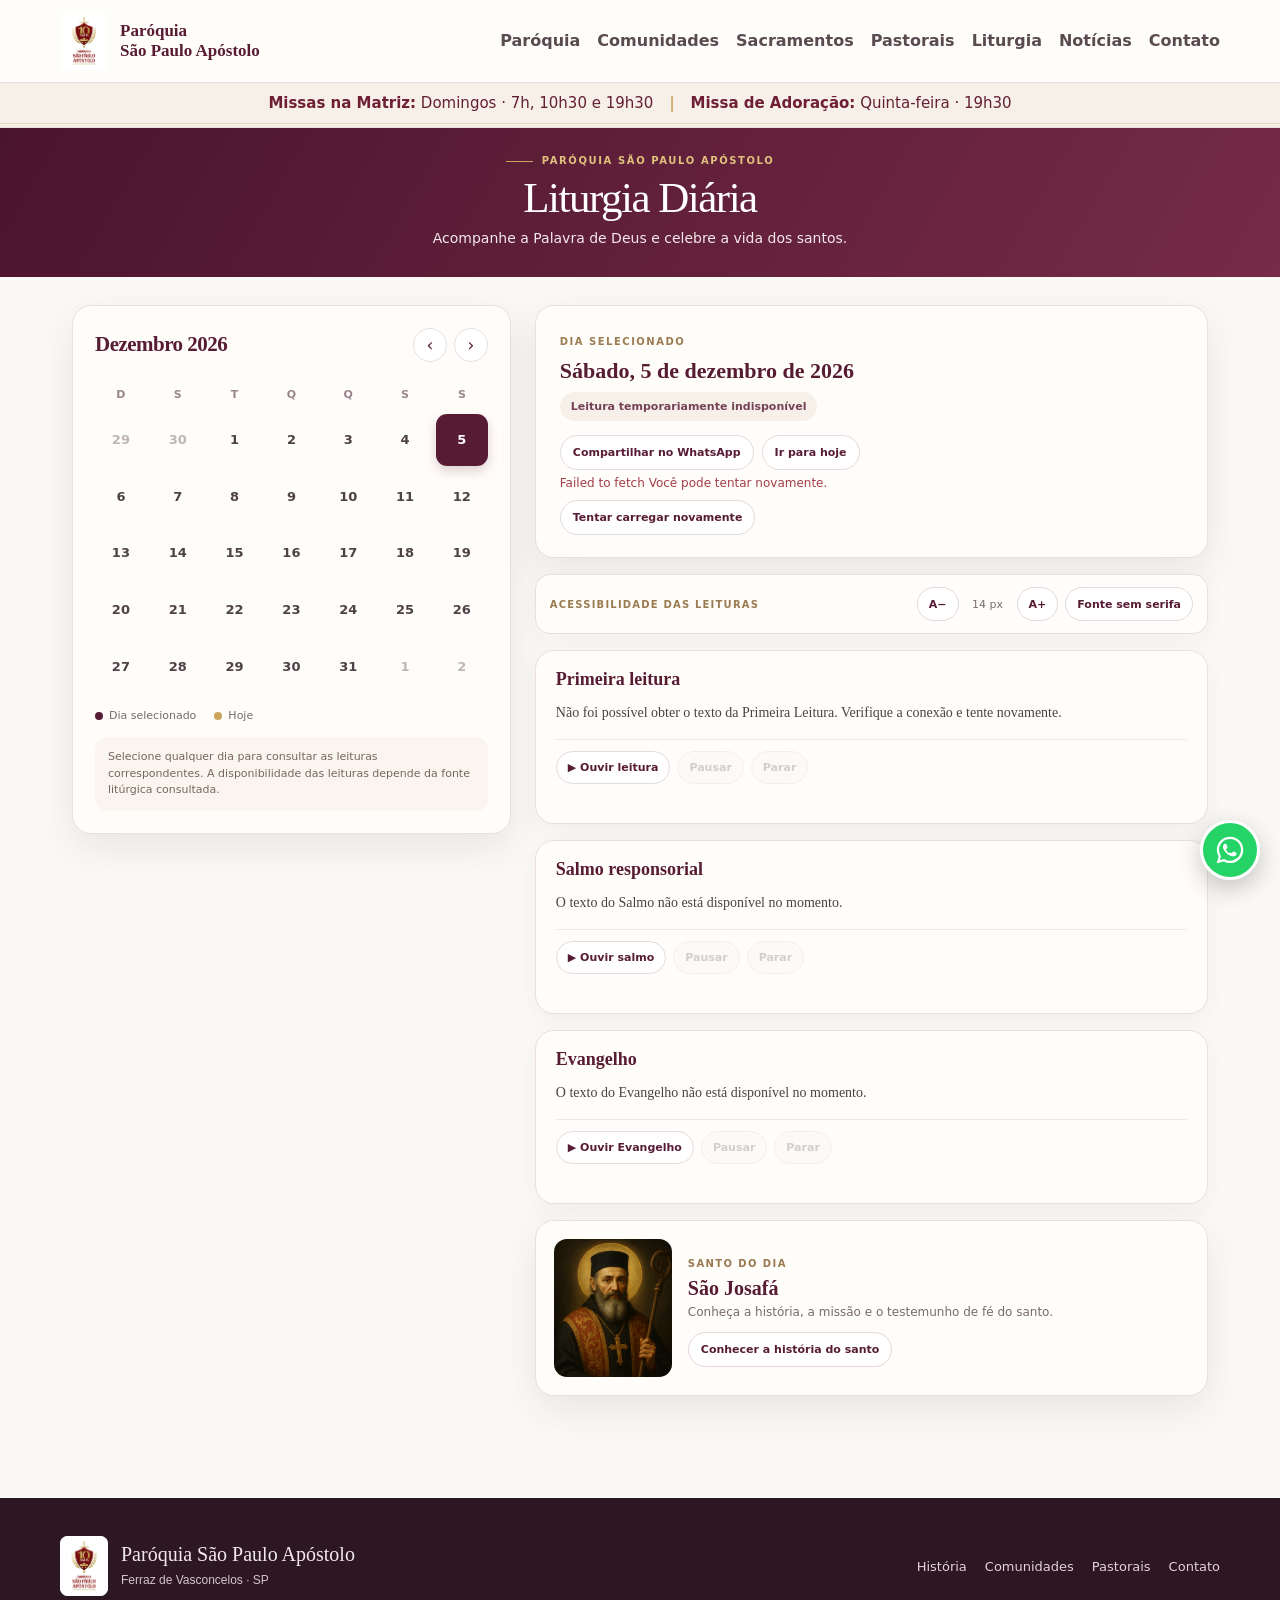
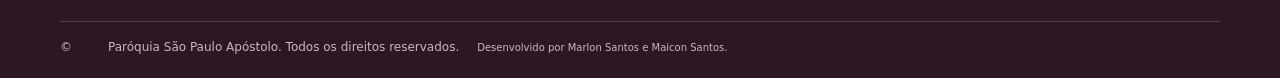
<file: liturgia.html>
<!DOCTYPE html>
<html lang="pt-BR">
<head>
  <meta charset="utf-8"/>
  <meta content="width=device-width, initial-scale=1" name="viewport"/>
  <meta content="#571c34" name="theme-color"/>
  <meta content="Marlon Santos e Maicon Santos" name="author"/>
  <meta content="Liturgia diária, calendário litúrgico, leituras do dia, missas, Paróquia São Paulo Apóstolo, Ferraz de Vasconcelos" name="keywords"/>
  <meta content="pt-BR" name="language"/>
  <meta content="index, follow" name="robots"/>
  <meta content="Confira o calendário litúrgico e as leituras do dia da Paróquia São Paulo Apóstolo em Ferraz de Vasconcelos/SP." name="description"/>
  <meta content="Liturgia Diária | Paróquia São Paulo Apóstolo" property="og:title"/>
  <meta content="website" property="og:type"/>
  <meta content="pt_BR" property="og:locale"/>
  <meta content="Calendário litúrgico e leituras do dia da Paróquia São Paulo Apóstolo em Ferraz de Vasconcelos." property="og:description"/>
  <title>Liturgia Diária e Calendário Litúrgico | Paróquia São Paulo Apóstolo</title>
  <link rel="stylesheet" href="css/style.css"/>
</head>
<body>
<header class="topbar">
  <div class="container nav">
    <a aria-label="Paróquia São Paulo Apóstolo - início" class="brand" href="index.html">
      <img alt="Logo da Paróquia" src="imgs/logo/logo-paroquia.png"/>
      <span>Paróquia<br/>São Paulo Apóstolo</span>
    </a>
    <button aria-expanded="false" aria-label="Abrir menu" class="menu-toggle" id="menuToggle">☰</button>
    <nav aria-label="Navegação principal" class="navlinks" id="navLinks">
      <a href="index.html">Paróquia</a>
      <a href="index.html#comunidades">Comunidades</a>
      <a href="index.html#sacramentos">Sacramentos</a>
      <a href="index.html#pastorais">Pastorais</a>
      <a aria-current="page" href="liturgia.html">Liturgia</a>
      <a href="index.html#noticias">Notícias</a>
      <a href="index.html#contato">Contato</a>
    </nav>
  </div>
  <div aria-label="Horários das celebrações" class="mass-ribbon" id="missas">
    <div class="container mass-ribbon-inner">
      <span><strong>Missas na Matriz:</strong> Domingos · 7h, 10h30 e 19h30</span>
      <span aria-hidden="true" class="mass-ribbon-divider">|</span>
      <span><strong>Missa de Adoração:</strong> Quinta-feira · 19h30</span>
    </div>
  </div>
  <div aria-hidden="true" class="reading-progress-track"><span id="readingProgressBar"></span></div>
</header>

<main aria-label="Página Liturgia" class="liturgia-page-view" id="liturgiaPageView">
  <section class="hero">
    <div class="hero-inner">
      <span class="eyebrow">Paróquia São Paulo Apóstolo</span>
      <h1>Liturgia Diária</h1>
      <p>Acompanhe a Palavra de Deus e celebre a vida dos santos.</p>
    </div>
  </section>
  <div class="main-grid" id="liturgyApp">
    <aside class="calendar-card">
      <div class="calendar-head">
        <h2 id="monthLabel">Novembro 2026</h2>
        <div class="month-tools">
          <button aria-label="Mês anterior" class="icon-btn" id="prevMonth" type="button">‹</button>
          <button aria-label="Próximo mês" class="icon-btn" id="nextMonth" type="button">›</button>
        </div>
      </div>
      <div aria-label="Calendário mensal" class="calendar-grid" id="calendarGrid"></div>
      <div class="calendar-legend"><span><i class="legend-dot"></i> Dia selecionado</span><span><i class="legend-dot gold"></i> Hoje</span></div>
      <div class="calendar-note">Selecione qualquer dia para consultar as leituras correspondentes. A disponibilidade das leituras depende da fonte litúrgica consultada.</div>
    </aside>
    <section aria-live="polite" class="day-column" id="dayColumn">
      <article class="day-card">
        <span class="date-kicker">Dia selecionado</span>
        <div class="selected-date" id="selectedDate">Quinta-feira, 12 de novembro de 2026</div>
        <div class="celebration" id="celebration">Carregando celebração…</div>
        <span class="liturgical-color" id="liturgicalColor"></span>
        <div class="toolbar">
          <button class="tool-btn" id="shareDay" type="button">Compartilhar no WhatsApp</button>
          <button class="tool-btn" id="todayButton" type="button">Ir para hoje</button>
        </div>
        <p class="status" id="loadStatus">Buscando as leituras…</p>
        <button class="tool-btn" id="retryLiturgia" type="button" hidden style="margin-top:8px">Tentar carregar novamente</button>
      </article>
      <div class="reading-accessibility" role="group" aria-label="Acessibilidade das leituras">
        <span class="reading-accessibility-label">Acessibilidade das leituras</span>
        <div class="reading-accessibility-controls">
          <button class="tool-btn" id="readingFontDown" type="button" aria-label="Diminuir tamanho da letra">A−</button>
          <span class="reading-size-value" id="readingFontValue" aria-live="polite">14 px</span>
          <button class="tool-btn" id="readingFontUp" type="button" aria-label="Aumentar tamanho da letra">A+</button>
          <button class="tool-btn" id="readingFontToggle" type="button" aria-pressed="false">Fonte sem serifa</button>
        </div>
      </div>
      <article class="reading-card" data-reading-card="first">
        <h3>Primeira leitura</h3><div class="reading-meta" id="firstMeta">—</div><div class="reading-text" id="firstText">Carregando texto bíblico…</div>
        <div class="reading-audio-controls"><button class="tool-btn" type="button" data-reading-play="first">▶ Ouvir leitura</button><button class="tool-btn" type="button" data-reading-pause="first" disabled>Pausar</button><button class="tool-btn" type="button" data-reading-stop="first" disabled>Parar</button><span class="reading-audio-status" data-reading-status="first" role="status" aria-live="polite"></span></div>
      </article>
      <article class="reading-card" data-reading-card="psalm">
        <h3>Salmo responsorial</h3><div class="reading-meta" id="psalmMeta">—</div><div class="refrao" id="psalmRefrain">—</div><div class="reading-text" id="psalmText">—</div>
        <div class="reading-audio-controls"><button class="tool-btn" type="button" data-reading-play="psalm">▶ Ouvir salmo</button><button class="tool-btn" type="button" data-reading-pause="psalm" disabled>Pausar</button><button class="tool-btn" type="button" data-reading-stop="psalm" disabled>Parar</button><span class="reading-audio-status" data-reading-status="psalm" role="status" aria-live="polite"></span></div>
      </article>
      <article class="reading-card" data-reading-card="gospel">
        <h3>Evangelho</h3><div class="reading-meta" id="gospelMeta">—</div><div class="reading-text" id="gospelText">—</div>
        <div class="reading-audio-controls"><button class="tool-btn" type="button" data-reading-play="gospel">▶ Ouvir Evangelho</button><button class="tool-btn" type="button" data-reading-pause="gospel" disabled>Pausar</button><button class="tool-btn" type="button" data-reading-stop="gospel" disabled>Parar</button><span class="reading-audio-status" data-reading-status="gospel" role="status" aria-live="polite"></span></div>
      </article>
      <article class="saint-card" id="saintCard">
        <img alt="Representação artística de São Josafá" class="saint-photo" id="saintPhoto" loading="lazy" src="imgs/santos/sao-josafa.png"/>
        <div><span class="saint-kicker">Santo do dia</span><h3 id="saintName">São Josafá</h3><p id="saintDescription">Conheça a história, a missão e o testemunho de fé do santo.</p><button class="saint-link" id="saintStoryButton" type="button">Conhecer a história do santo</button></div>
      </article>
    </section>
  </div>

  <div aria-hidden="true" aria-labelledby="saintDialogTitle" aria-modal="true" class="saint-dialog" id="saintDialog" role="dialog">
    <div class="saint-dialog-panel">
      <button aria-label="Fechar" class="saint-dialog-close" id="closeSaintDialog" type="button">×</button>
      <img alt="Representação artística de São Josafá Kuncewicz" class="saint-dialog-photo" src="imgs/santos/sao-josafa.png"/>
      <span class="saint-kicker">Santo do dia · 12 de novembro</span>
      <h2 id="saintDialogTitle">São Josafá Kuncewicz</h2>
      <p class="saint-dialog-subtitle">Bispo e mártir da unidade da Igreja · c. 1580–1623</p>
      <p>São Josafá nasceu por volta de 1580, na região da atual Ucrânia. Em 1604, ingressou no mosteiro basiliano da Santíssima Trindade, em Vilna, adotando o nome de Josafá. Foi ordenado sacerdote em 1609 e consagrado bispo em 1617.</p>
      <p>Como pastor, dedicou sua vida à unidade dos cristãos e à comunhão com a Igreja de Roma, preservando a tradição litúrgica bizantina. Cuidava dos pobres, visitava suas comunidades e promovia a formação do clero.</p>
      <p>Em 12 de novembro de 1623, durante uma visita pastoral a Vitebsk, foi morto por opositores. Sua morte foi reconhecida como martírio. Foi canonizado pelo Papa Pio IX em 1867.</p>
      <div class="saint-dialog-note"><strong>Seu testemunho:</strong> São Josafá é lembrado pelo compromisso com a unidade, pela coragem diante das dificuldades e pelo serviço pastoral ao povo de Deus.</div>
    </div>
  </div>
</main>

<footer>
  <div class="container">
    <div class="footer-top">
      <div class="footer-brand"><img alt="Logo da Paróquia" src="imgs/logo/logo-paroquia.png"/><strong>Paróquia São Paulo Apóstolo<br/><small style="font:12px Arial;color:#d6c4cb">Ferraz de Vasconcelos · SP</small></strong></div>
      <div class="footer-links"><a href="index.html#historia">História</a><a href="index.html#comunidades">Comunidades</a><a href="index.html#pastorais">Pastorais</a><a href="index.html#contato">Contato</a></div>
    </div>
    <div class="copyright">© <span id="year"></span> Paróquia São Paulo Apóstolo. Todos os direitos reservados.<br/><small>Desenvolvido por Marlon Santos e Maicon Santos.</small></div>
  </div>
</footer>
<script src="js/script.js"></script>
<script src="js/liturgia.js"></script>
</body>
</html>
</file>
<file: css/style.css>
/* ==========================================================================
   PARÓQUIA SÃO PAULO APÓSTOLO — FOLHA DE ESTILOS (css/style.css)
   --------------------------------------------------------------------------
   Todo o visual do site está neste arquivo. Ele é lido de cima para baixo:
   quando duas regras mudam a mesma coisa, a que vem DEPOIS vence. Por isso a
   ordem das seções abaixo deve ser mantida.

   Como encontrar as coisas: procure pelas marcas "[NN]" (uma por seção) e
   pelas linhas "── Nome ──" (indicam o componente do site que está sendo
   estilizado: barra de navegação, banner, notícias, rodapé, etc.).

   Imagens: ficam na pasta imgs/ (aqui o caminho é ../imgs/ porque este
   arquivo está dentro da pasta css/).
   ========================================================================== */

/* ==========================================================================
   [01] estilos-base
   Estilos base: variáveis de cor, reset, barra de navegação, banner, seções, cards, pop-ups e versões para celular.
   ========================================================================== */

/* ── Variáveis globais ── Cores da identidade visual (vinho, dourado, creme), sombra, raio das bordas e imagem do banner usados no site todo. */
:root {
  --wine:#571c34;
  --wine-deep:#34101f;
  --wine-soft:#7a344f;
  --gold:#caa45c;
  --gold-light:#f0dcae;
  --cream:#f8f3ed;
  --paper:#fffdfa;
  --ink:#30242a;
  --muted:#766a70;
  --line:#e9dfe2;
  --shadow:0 14px 40px rgba(54,20,36,.10);
  --radius:20px;
  --banner: url("../imgs/banner/banner-principal.webp");
}

/* ── Base ── Reset e estilos padrão das tags HTML: fonte, cores, links, botões, imagens, títulos, parágrafos e seções. */
* {
  box-sizing:border-box;
}
html {
  scroll-behavior:smooth;
  scroll-padding-top:90px;
}
body {
  margin:0;
  background:var(--paper);
  color:var(--ink);
  font-family:Inter,Arial,Helvetica,sans-serif;
  line-height:1.6;
}
body.modal-open {
  overflow:hidden;
}
a {
  color:inherit;
  text-decoration:none;
}
button,
input,
textarea,
select {
  font:inherit;
}
button {
  cursor:pointer;
}
img {
  max-width:100%;
  display:block;
}

/* ── Container ── Limita a largura do conteúdo e o centraliza na página. */
.container {
  width:min(1160px,92%);
  margin-inline:auto;
}

/* ── Barra de navegação ── Topo fixo com logo, links das seções, botão "Seja Dizimista" e menu hambúrguer no celular. */
.topbar {
  position:sticky;
  top:0;
  z-index:50;
  background:rgba(255,253,250,.96);
  backdrop-filter:blur(12px);
  border-bottom:1px solid var(--line);
}
.nav {
  min-height:82px;
  display:flex;
  align-items:center;
  justify-content:space-between;
  gap:22px;
}
.brand {
  display:flex;
  align-items:center;
  gap:12px;
  color:var(--wine);
  font-weight:800;
  min-width:230px;
}
.brand img {
  width:48px;
  height:58px;
  object-fit:contain;
}
.brand span {
  font:700 17px/1.15 Georgia,serif;
}
.navlinks {
  display:flex;
  align-items:center;
  gap:19px;
  color:#594b51;
  font-size:13px;
  font-weight:700;
}
.navlinks a:hover {
  color:var(--wine-soft);
}
.nav-action,
.btn {
  display:inline-flex;
  align-items:center;
  justify-content:center;
  gap:8px;
  padding:12px 19px;
  border:1px solid var(--wine);
  border-radius:999px;
  background:var(--wine);
  color:white;
  font-weight:750;
  transition:transform .2s,background .2s;
}
.nav-action:hover,
.btn:hover {
  background:var(--wine-deep);
  transform:translateY(-1px);
}

/* ── Botões ── Botão padrão do site e suas variações (dourado, claro e contorno). */
.btn.gold {
  background:var(--gold);
  border-color:var(--gold);
  color:#352516;
}
.btn.light {
  background:#fff;
  border-color:#fff;
  color:var(--wine);
}
.btn.outline {
  background:transparent;
  color:var(--wine);
}

/* ── Barra de navegação ── Topo fixo com logo, links das seções, botão "Seja Dizimista" e menu hambúrguer no celular. */
.menu-toggle {
  display:none;
  border:0;
  background:transparent;
  color:var(--wine);
  font-size:27px;
  padding:7px;
}

/* ── Banner principal (hero) ── Primeira tela do site: arte do santo, frase de destaque, botões de ação e indicação de rolagem. */
.hero {
  min-height:590px;
  display:flex;
  align-items:flex-start;
  position:relative;
  overflow:hidden;
  color:white;
  background-color:var(--wine-deep);
  background-image:linear-gradient(90deg,rgba(49,12,30,.98) 0%,rgba(69,19,42,.90) 33%,rgba(69,19,42,.52) 57%,rgba(69,19,42,.08) 100%),var(--banner);
  background-size:cover;
  background-position:center right;
  background-repeat:no-repeat;
}
/* Em telas muito largas, mantém a arte inteira na altura do banner e evita cortes */
/* Responsivo: telas a partir de 1500px */
@media (min-width:1500px) {
  .hero {
    background-size:auto 100%;
    background-position:right center;
  }
}
/* Responsivo: telas a partir de 1500px e altura mínima de 850px */
@media (min-width:1500px) and (min-height:850px) {
  .hero {
    min-height:clamp(590px,68vh,760px);
  }
}
/* Responsivo: telas de até 900px */
@media (max-width:900px) {
  .hero {
    min-height:540px;
    background-position:62% center;
  }
  .hero-content {
    padding:58px 0 62px;
  }
  .hero-copy {
    max-width:590px;
  }
}
/* Responsivo: telas de até 600px */
@media (max-width:600px) {
  .hero {
    min-height:560px;
    background-position:68% center;
    background-size:auto 100%;
  }
  .hero:before {
    content:"";
    position:absolute;
    inset:0;
    background:linear-gradient(90deg,rgba(49,12,30,.88),rgba(49,12,30,.58) 72%,rgba(49,12,30,.28));
    pointer-events:none;
  }
  .hero-content {
    position:relative;
    z-index:1;
    padding:48px 0 54px;
  }
  .hero h1 {
    font-size:clamp(36px,10vw,48px);
    line-height:1.08;
  }
  .hero p {
    font-size:16px;
  }
}
.hero-content {
  width:min(1160px,92%);
  margin:0 auto;
  padding:66px 0 70px;
  max-width:none;
}
.hero-copy {
  max-width:650px;
}
.eyebrow,
.kicker {
  display:inline-flex;
  align-items:center;
  gap:9px;
  color:var(--gold-light);
  font-size:11px;
  font-weight:850;
  letter-spacing:.16em;
  text-transform:uppercase;
}
.eyebrow:before {
  content:"";
  width:27px;
  height:1px;
  background:var(--gold);
}
.hero h1 {
  font:clamp(40px,5.6vw,69px)/1.06 Georgia,serif;
  letter-spacing:-.035em;
  margin:18px 0 10px;
  max-width:700px;
}
.hero h1 em {
  font-style:normal;
  color:var(--gold-light);
}
.hero-byline {
  color:#f0dcae;
  font:italic 17px Georgia,serif;
  margin:13px 0 20px;
}
.hero p {
  font-size:17px;
  max-width:560px;
  color:#f7edf1;
  margin:0 0 25px;
}
.hero-actions {
  display:flex;
  flex-wrap:wrap;
  gap:11px;
}

/* ── Faixa de horários de missa ── Faixa logo abaixo do menu com os horários das celebrações. */
.mass-strip {
  background:var(--wine);
  color:#fff;
  padding:18px 0;
}
.mass-inner {
  display:flex;
  justify-content:space-between;
  align-items:center;
  gap:24px;
}
.mass-inner strong {
  font:21px Georgia,serif;
}
.mass-meta {
  display:flex;
  gap:30px;
  flex-wrap:wrap;
}
.mass-meta span {
  font-size:13px;
  color:#f4e9ec;
}
.mass-meta b {
  display:block;
  color:#fff;
}

/* ── Base ── Reset e estilos padrão das tags HTML: fonte, cores, links, botões, imagens, títulos, parágrafos e seções. */
section {
  padding:78px 0;
}

/* ── Cabeçalho das seções ── Título, subtítulo e fundo alternado usados nas seções do site. */
.section-head {
  text-align:center;
  max-width:730px;
  margin:0 auto 38px;
}
.section-head .kicker {
  color:var(--wine-soft);
}

/* ── Base ── Reset e estilos padrão das tags HTML: fonte, cores, links, botões, imagens, títulos, parágrafos e seções. */
h2 {
  font:clamp(30px,4vw,44px)/1.12 Georgia,serif;
  color:var(--wine);
  letter-spacing:-.025em;
  margin:10px 0 13px;
}

/* ── Cabeçalho das seções ── Título, subtítulo e fundo alternado usados nas seções do site. */
.section-head p,
.lead {
  color:var(--muted);
  margin:0;
}
.soft {
  background:var(--cream);
}

/* ── Nossa história ── Seção de história da paróquia: miniatura do vídeo institucional e números de destaque. */
.story-grid {
  display:grid;
  grid-template-columns:1fr 1fr;
  gap:48px;
  align-items:center;
}
.story-photo {
  min-height:400px;
  border-radius:var(--radius);
  background:linear-gradient(0deg,rgba(44,12,27,.18),rgba(44,12,27,.04)),var(--banner) center/cover;
  box-shadow:var(--shadow);
}
.story-copy p {
  color:var(--muted);
}
.stats {
  display:flex;
  gap:24px;
  flex-wrap:wrap;
  margin-top:24px;
}
.stat {
  border-left:2px solid var(--gold);
  padding-left:13px;
}
.stat b {
  display:block;
  color:var(--wine);
  font:27px Georgia,serif;
}
.stat span {
  font-size:12px;
  color:var(--muted);
}

/* ── Cards genéricos ── Grade e cartões reutilizados em várias seções. */
.grid {
  display:grid;
  grid-template-columns:repeat(3,minmax(0,1fr));
  gap:18px;
  align-items:stretch;
}
.card {
  background:#fff;
  border:1px solid var(--line);
  border-radius:var(--radius);
  overflow:hidden;
  box-shadow:0 5px 22px rgba(50,20,35,.045);
  display:flex;
  flex-direction:column;
  min-width:0;
}

/* ── Comunidades ── Cards das comunidades e pop-up de detalhes (foto, endereço, missas, coordenador e mapa). */
.community-card {
  height:100%;
  transition:transform .2s,box-shadow .2s;
}
.community-card:hover {
  transform:translateY(-4px);
  box-shadow:var(--shadow);
}
.community-photo {
  height:165px;
  flex:0 0 165px;
  background:linear-gradient(0deg,rgba(53,15,33,.28),rgba(53,15,33,.03)),var(--banner) center/cover;
}

/* ── Cards genéricos ── Grade e cartões reutilizados em várias seções. */
.card-body {
  padding:20px;
  display:flex;
  flex-direction:column;
  flex:1;
}
.card h3 {
  font:22px Georgia,serif;
  color:var(--wine);
  margin:0 0 8px;
}
.card p {
  font-size:14px;
  color:var(--muted);
  margin:0 0 13px;
}
.card .btn-small {
  margin-top:auto;
  align-self:flex-start;
  border:0;
  border-radius:999px;
  padding:10px 14px;
  background:#f2e6e9;
  color:var(--wine);
  font-weight:800;
}
.feast-line {
  color:var(--wine-soft)!important;
  font-weight:750;
}

/* ── Notícias ── Cards e carrossel de notícias, botões de leitura/compartilhamento e pop-ups. */
.news-grid {
  display:grid;
  grid-template-columns:repeat(3,minmax(0,1fr));
  gap:18px;
}
.news-image {
  height:180px;
  background:linear-gradient(135deg,#eadfcf,#b88d72);
  display:grid;
  place-items:center;
  color:var(--wine);
  font-size:42px;
}
.news-image.alt {
  background:linear-gradient(135deg,#d7c1b5,#8f5966);
}
.news-image.third {
  background:linear-gradient(135deg,#e8d8b0,#a36f62);
}
.news-card .card-body {
  padding:20px;
}
.news-card small {
  color:var(--wine-soft);
  font-weight:850;
  letter-spacing:.12em;
  text-transform:uppercase;
}
.news-card h3 {
  margin-top:8px;
}

/* ── Pastorais ── Cards das pastorais, pop-up de detalhes com coordenação e formulário "Faça parte da nossa missão". */
.pastoral-grid {
  display:grid;
  grid-template-columns:repeat(4,minmax(0,1fr));
  gap:14px;
}
.pastoral-card {
  padding:22px 16px;
  text-align:center;
  transition:.2s;
  cursor:pointer;
}
.pastoral-card:hover {
  transform:translateY(-4px);
  border-color:var(--gold);
  box-shadow:var(--shadow);
}
.pastoral-icon {
  width:50px;
  height:50px;
  border-radius:16px;
  background:#f4e9e6;
  color:var(--wine);
  display:grid;
  place-items:center;
  margin:0 auto 12px;
  font-size:23px;
}
.pastoral-card h3 {
  font:bold 15px Arial,sans-serif;
  margin:0 0 7px;
}
.pastoral-card p {
  font-size:12px;
  margin:0;
}
.join-box {
  margin-top:30px;
  padding:32px;
  background:#f0e4d7;
  border-radius:var(--radius);
  display:grid;
  grid-template-columns:1fr 1.2fr;
  gap:28px;
  align-items:center;
}
.join-box h3 {
  font:29px Georgia,serif;
  color:var(--wine);
  margin:0 0 8px;
}
.join-box p {
  color:#6b5a51;
  margin:0;
}
.form-grid {
  display:grid;
  grid-template-columns:1fr 1fr;
  gap:11px;
}
.form-grid input,
.form-grid select,
.form-grid textarea {
  width:100%;
  padding:12px 13px;
  border:1px solid #dccdc2;
  background:#fff;
  border-radius:10px;
  color:var(--ink);
}
.form-grid .full {
  grid-column:1/-1;
}

/* ── Reze conosco ── Cards de oração e pop-ups de vela virtual, intenção de missa e terço, com contribuição via Pix. */
.prayer-grid {
  display:grid;
  grid-template-columns:repeat(3,minmax(0,1fr));
  gap:18px;
}
.prayer-card {
  padding:28px;
  text-align:center;
}
.prayer-icon {
  width:64px;
  height:64px;
  border-radius:50%;
  background:#f3e7e2;
  color:var(--wine);
  display:grid;
  place-items:center;
  margin:0 auto 16px;
  font-size:29px;
}
.prayer-card h3 {
  font:23px Georgia,serif;
  color:var(--wine);
  margin:0 0 8px;
}
.prayer-card p {
  font-size:14px;
  color:var(--muted);
  margin:0 0 15px;
}

/* ── Apoie / Dízimo / Pix ── Chamada para contribuição, QR Code do Pix e pop-up do dízimo. */
.support {
  border-radius:25px;
  padding:50px;
  color:#fff;
  background:linear-gradient(90deg,rgba(46,12,29,.96),rgba(75,20,45,.82) 57%,rgba(75,20,45,.4)),var(--banner) center/cover;
  display:flex;
  justify-content:space-between;
  align-items:center;
  gap:25px;
}
.support h2 {
  color:white;
  max-width:640px;
}
.support p {
  color:#f3e7ec;
  max-width:620px;
  margin-bottom:0;
}

/* ── Equipe ── Cards dos pastores e representantes e pop-up de perfil. */
.team-grid {
  display:grid;
  grid-template-columns:repeat(3,minmax(0,1fr));
  gap:18px;
}
.person {
  padding:20px;
  text-align:center;
}
.person img {
  width:100%;
  height:300px;
  object-fit:contain;
  object-position:center bottom;
  background:#f7f1eb;
  border-radius:14px;
  margin-bottom:15px;
}
.person h3 {
  font:bold 15px/1.4 Arial,sans-serif;
  color:var(--wine);
  margin:0 0 5px;
}
.person p {
  font-size:13px;
  color:var(--muted);
  margin:0;
}

/* ── Contato ── Informações da paróquia, formulário de contato e atendimento pelo WhatsApp. */
.contact-grid {
  display:grid;
  grid-template-columns:1fr 1fr;
  gap:20px;
}
.contact-card {
  background:var(--cream);
  border-radius:18px;
  padding:26px;
}
.contact-card h3 {
  font:24px Georgia,serif;
  color:var(--wine);
  margin:0 0 14px;
}
.contact-item {
  padding:12px 0;
  border-bottom:1px solid var(--line);
  color:var(--muted);
  font-size:14px;
}
.contact-item b {
  display:block;
  color:var(--ink);
}
.map-link {
  display:inline-block;
  margin-top:16px;
  color:var(--wine);
  font-weight:800;
}

/* ── Rodapé ── Rodapé com logo, links e direitos autorais, além do alternador de botões flutuantes. */
footer {
  background:#2c1722;
  color:#f3e9ed;
  padding:38px 0 20px;
}
.footer-top {
  display:flex;
  justify-content:space-between;
  gap:25px;
  align-items:center;
}
.footer-brand {
  display:flex;
  align-items:center;
  gap:13px;
}
.footer-brand img {
  width:48px;
  height:60px;
  object-fit:contain;
  background:#fff;
  border-radius:8px;
}
.footer-brand strong {
  font:20px Georgia,serif;
}
.footer-links {
  display:flex;
  gap:18px;
  flex-wrap:wrap;
  font-size:13px;
  color:#e4d2d9;
}
.copyright {
  border-top:1px solid #5b3b4b;
  margin-top:25px;
  padding-top:16px;
  color:#cbb7c0;
  font-size:12px;
}

/* ── Apoie / Dízimo / Pix ── Chamada para contribuição, QR Code do Pix e pop-up do dízimo. */
.float-tithe {
  position:fixed;
  right:18px;
  bottom:18px;
  z-index:40;
  background:var(--gold);
  color:#3b2029;
  border:0;
  padding:13px 18px;
  border-radius:999px;
  font-weight:850;
  box-shadow:var(--shadow);
}

/* ── Pop-ups (modais) ── Janela sobreposta usada para detalhes, orações, notícias, etc. */
.modal-backdrop {
  position:fixed;
  inset:0;
  z-index:100;
  background:rgba(22,8,16,.72);
  display:none;
  align-items:center;
  justify-content:center;
  padding:18px;
}
.modal-backdrop.show {
  display:flex;
}
.modal {
  width:min(680px,100%);
  max-height:90vh;
  overflow:auto;
  background:#fffdfa;
  border-radius:20px;
  padding:26px;
  position:relative;
  box-shadow:0 24px 75px rgba(0,0,0,.25);
}
.modal-close {
  position:sticky;
  float:right;
  top:0;
  border:0;
  background:#f2e6e9;
  color:var(--wine);
  width:36px;
  height:36px;
  border-radius:50%;
  font-size:22px;
  z-index:2;
}
.modal h2 {
  font-size:29px;
  margin-top:4px;
}
.modal h3 {
  font:22px Georgia,serif;
  color:var(--wine);
  margin:20px 0 8px;
}
.modal p {
  color:var(--muted);
}
.modal-photo {
  height:210px;
  border-radius:15px;
  background:var(--banner) center/cover;
  margin:14px 0 18px;
}
.info-grid {
  display:grid;
  grid-template-columns:1fr 1fr;
  gap:10px;
}
.info-box {
  background:var(--cream);
  padding:13px;
  border-radius:12px;
}
.info-box b {
  display:block;
  color:var(--wine);
  font-size:13px;
}
.info-box span {
  font-size:14px;
  color:var(--muted);
}
.chips {
  display:flex;
  gap:8px;
  flex-wrap:wrap;
  margin:12px 0 20px;
}
.chip {
  display:inline-flex;
  align-items:center;
  gap:7px;
  background:#f3e7e9;
  color:var(--wine);
  border-radius:999px;
  padding:8px 11px;
  font-size:12px;
  font-weight:800;
}

/* ── Reze conosco ── Cards de oração e pop-ups de vela virtual, intenção de missa e terço, com contribuição via Pix. */
.candle-stage {
  min-height:155px;
  display:grid;
  place-items:center;
  background:#f9f0e8;
  border-radius:15px;
  margin:15px 0;
}
.candle {
  width:42px;
  height:95px;
  background:linear-gradient(90deg,#ddd0c4,#fff,#d6c5b5);
  border-radius:8px 8px 4px 4px;
  position:relative;
  box-shadow:0 8px 16px #47301c22;
}
.flame {
  position:absolute;
  top:-28px;
  left:13px;
  width:16px;
  height:27px;
  background:radial-gradient(ellipse at 50% 75%,#fff5b8 0 22%,#f3a638 48%,#df5a26 72%,transparent 74%);
  border-radius:60% 40% 60% 40%;
  transform:rotate(8deg);
  opacity:0;
}
.candle.lit .flame {
  opacity:1;
  animation:flicker 1.1s infinite alternate;
}
/* Animação: flicker */
@keyframes flicker {
  from {
    transform:rotate(-7deg) scale(.92);
  }
  to {
    transform:rotate(8deg) scale(1.08);
  }
}
.paper-stage {
  height:145px;
  background:#f7eee7;
  border-radius:15px;
  display:grid;
  place-items:center;
  margin:15px 0;
  overflow:hidden;
}
.paper-slip {
  font-size:38px;
  transform:translateY(-70px);
  opacity:0;
}
.paper-slip.drop {
  animation:dropPaper 1.4s ease forwards;
}
/* Animação: dropPaper */
@keyframes dropPaper {
  0% {
    transform:translateY(-70px);
    opacity:0;
  }
  30% {
    opacity:1;
  }
  100% {
    transform:translateY(15px);
    opacity:1;
  }
}
.rosary-step {
  background:var(--cream);
  border-radius:12px;
  padding:18px;
  margin:14px 0;
}
.rosary-step strong {
  color:var(--wine);
}

/* ── Pop-ups (modais) ── Janela sobreposta usada para detalhes, orações, notícias, etc. */
.modal-form input,
.modal-form textarea,
.modal-form select {
  width:100%;
  padding:12px;
  margin:7px 0;
  border:1px solid #ddd0d2;
  border-radius:10px;
}
.modal-form textarea {
  min-height:100px;
  resize:vertical;
}
/* Responsivo: telas de até 960px */
@media(max-width:960px) {
  .navlinks {
    display:none;
    position:absolute;
    top:82px;
    left:0;
    right:0;
    padding:18px 4%;
    background:var(--paper);
    border-bottom:1px solid var(--line);
    flex-direction:column;
    align-items:flex-start;
  }
  .navlinks.show {
    display:flex;
  }
  .menu-toggle {
    display:block;
  }
  .nav-action {
    display:none;
  }
  .grid {
    grid-template-columns:repeat(2,minmax(0,1fr));
  }
  .pastoral-grid {
    grid-template-columns:repeat(3,minmax(0,1fr));
  }
  .story-grid {
    gap:28px;
  }
  .support {
    padding:35px;
  }
}
/* Responsivo: telas de até 650px */
@media(max-width:650px) {
  section {
    padding:58px 0;
  }
  .hero {
    min-height:540px;
    background-position:63% center;
  }
  .hero-content {
    padding:52px 0;
  }
  .hero p {
    font-size:15px;
  }
  .mass-inner {
    align-items:flex-start;
    flex-direction:column;
    gap:8px;
  }
  .mass-meta {
    gap:16px;
  }
  .grid,
  .news-grid,
  .prayer-grid,
  .team-grid,
  .contact-grid,
  .story-grid,
  .info-grid {
    grid-template-columns:1fr;
  }
  .community-photo {
    height:185px;
    flex-basis:185px;
  }
  .pastoral-grid {
    grid-template-columns:repeat(2,minmax(0,1fr));
  }
  .join-box {
    grid-template-columns:1fr;
    padding:24px;
  }
  .form-grid {
    grid-template-columns:1fr;
  }
  .form-grid .full {
    grid-column:auto;
  }
  .support {
    padding:28px;
    display:block;
  }
  .footer-top {
    align-items:flex-start;
    flex-direction:column;
  }
  .person img {
    height:280px;
  }
  .float-tithe {
    right:12px;
    bottom:12px;
  }
  .modal {
    padding:20px;
  }
  .hero h1 {
    font-size:42px;
  }
}
/* Acessibilidade: reduz animações para quem prefere menos movimento */
@media(prefers-reduced-motion:reduce) {
  *,
  *::before,
  *::after {
    scroll-behavior:auto!important;
    animation-duration:.01ms!important;
    transition-duration:.01ms!important;
  }
}
/* Ajustes de agenda, horários, miniaturas e cartões de comunidades */

/* ── Faixa de horários de missa ── Faixa logo abaixo do menu com os horários das celebrações. */
.mass-inner {
  align-items:center;
}
.mass-meta {
  flex:1;
  justify-content:space-around;
  gap:18px;
}
.mass-meta span {
  min-width:145px;
}

/* ── Nossa história ── Seção de história da paróquia: miniatura do vídeo institucional e números de destaque. */
.story-photo.video-thumb {
  position:relative;
  border:0;
  width:100%;
  min-height:400px;
  cursor:pointer;
  display:flex;
  align-items:center;
  justify-content:center;
  flex-direction:column;
  gap:12px;
  color:#fff;
  background:linear-gradient(0deg,rgba(37,12,26,.78),rgba(37,12,26,.10)),var(--banner) center/cover;
  box-shadow:var(--shadow);
}
.video-play {
  width:76px;
  height:76px;
  border-radius:50%;
  display:grid;
  place-items:center;
  background:rgba(255,255,255,.94);
  color:var(--wine);
  font-size:28px;
  padding-left:5px;
  box-shadow:0 6px 22px #0004;
}
.video-caption {
  font:26px Georgia,serif;
  text-shadow:0 2px 8px #0009;
}
.video-duration {
  font-size:10px;
  letter-spacing:.16em;
  background:#0008;
  border-radius:4px;
  padding:5px 8px;
}

/* ── Agenda e materiais ── Cards de eventos, lista de materiais para download e calendário completo. */
.agenda-section {
  background:#fffdfa;
  padding-top:68px;
  padding-bottom:74px;
}
.agenda-heading {
  display:flex;
  align-items:flex-end;
  justify-content:space-between;
  gap:24px;
  margin-bottom:36px;
}
.agenda-heading .kicker {
  color:var(--gold);
}
.agenda-heading h2 {
  font-size:clamp(34px,4vw,48px);
  margin:8px 0;
}
.agenda-heading p {
  color:var(--muted);
  font-size:18px;
  margin:0;
}
.agenda-heading .btn {
  white-space:nowrap;
}
.agenda-grid {
  display:grid;
  grid-template-columns:repeat(3,minmax(0,1fr));
  gap:22px;
}
.agenda-card {
  background:#f8f4ee;
  border:1px solid #e8ded3;
  border-radius:28px;
  padding:30px 28px;
  min-height:340px;
  box-shadow:0 3px 7px #3b2c2014;
  display:flex;
  flex-direction:column;
}
.event-top {
  display:flex;
  align-items:center;
  gap:17px;
  margin-bottom:22px;
}
.event-date {
  width:76px;
  height:64px;
  border-radius:17px;
  background:#891c2b;
  color:white;
  display:flex;
  flex-direction:column;
  align-items:center;
  justify-content:center;
  line-height:1;
}
.event-date b {
  font-size:24px;
}
.event-date span {
  font-size:12px;
  margin-top:5px;
}
.event-category {
  font-size:14px;
  color:#766b64;
  font-weight:700;
  letter-spacing:.03em;
}
.agenda-card h3 {
  font:23px/1.25 Georgia,serif;
  color:#211a18;
  margin:0 0 2px;
}
.agenda-card p {
  margin:0;
}
.event-meta {
  font-size:16px;
  color:#86786e;
}
.event-description {
  font-size:15px;
  color:#756a62;
  line-height:1.55;
  margin-top:6px!important;
}
.event-link {
  align-self:flex-start;
  border:0;
  background:transparent;
  padding:0;
  color:#171313;
  font-weight:800;
  margin-top:auto;
  padding-top:22px;
}
.event-link:hover {
  color:var(--wine-soft);
}

/* ── Comunidades ── Cards das comunidades e pop-up de detalhes (foto, endereço, missas, coordenador e mapa). */
.community-address,
.community-mass {
  font-size:13px!important;
  line-height:1.45;
  margin-bottom:8px!important;
}
.community-mass {
  color:var(--wine)!important;
}
/* Responsivo: telas de até 850px */
@media(max-width:850px) {
  .agenda-grid {
    grid-template-columns:1fr 1fr;
  }
  .agenda-card {
    min-height:320px;
  }
  .mass-inner {
    flex-wrap:wrap;
  }
  .mass-meta {
    flex-basis:100%;
  }
}
/* Responsivo: telas de até 650px */
@media(max-width:650px) {
  .agenda-heading {
    align-items:flex-start;
    flex-direction:column;
  }
  .agenda-heading p {
    font-size:15px;
  }
  .agenda-grid {
    grid-template-columns:1fr;
  }
  .agenda-card {
    min-height:0;
    padding:24px;
  }
  .mass-meta {
    display:grid;
    grid-template-columns:1fr 1fr;
  }
  .story-photo.video-thumb {
    min-height:250px;
  }
  .video-caption {
    font-size:21px;
  }
}
/* Seção de notícias — layout editorial */

/* ── Notícias ── Cards e carrossel de notícias, botões de leitura/compartilhamento e pop-ups. */
.news-section {
  background:#f8f5f0;
  padding:70px 0 76px;
}
.news-heading {
  display:flex;
  justify-content:space-between;
  align-items:flex-end;
  gap:28px;
  margin-bottom:36px;
}
.news-kicker {
  display:block;
  color:var(--gold);
  font-size:12px;
  font-weight:850;
  letter-spacing:.18em;
  text-transform:uppercase;
  margin-bottom:12px;
}
.news-heading h2 {
  font-size:clamp(36px,4.1vw,52px);
  color:#2d2422;
  margin:0 0 8px;
}
.news-heading p {
  font-size:18px;
  color:#83766e;
  margin:0;
}
.news-all-button {
  white-space:nowrap;
  border:1px solid var(--wine);
  color:#261b1c;
  background:transparent;
  border-radius:999px;
  padding:14px 24px;
  font-weight:750;
  transition:.2s;
}
.news-all-button:hover {
  background:var(--wine);
  color:#fff;
}
.editorial-news-grid {
  display:grid;
  grid-template-columns:repeat(3,minmax(0,1fr));
  gap:22px;
}
.news-card {
  background:#fffdfa;
  border:1px solid #e8dfd7;
  border-radius:27px;
  overflow:hidden;
  box-shadow:0 3px 9px rgba(47,31,25,.08);
  display:flex;
  flex-direction:column;
  min-width:0;
}
.news-photo {
  width:100%;
  height:235px;
  object-fit:cover;
  display:block;
}
.news-card-content {
  padding:24px 28px 22px;
  display:flex;
  flex-direction:column;
  flex:1;
  min-height:290px;
}
.news-card time {
  font-size:14px;
  letter-spacing:.04em;
  color:var(--gold);
  font-weight:800;
  margin-bottom:13px;
}
.news-card h3 {
  font:24px/1.25 Georgia,serif;
  color:#211a18;
  margin:0 0 5px;
}
.news-card p {
  font-size:16px;
  line-height:1.55;
  color:#81766f;
  margin:0 0 22px;
}
.news-read-button {
  align-self:flex-start;
  margin-top:auto;
  border:0;
  background:none;
  padding:8px 0 0;
  color:#191414;
  font-weight:800;
  font-size:15px;
}
.news-read-button:hover {
  color:var(--wine-soft);
}
/* Responsivo: telas de até 850px */
@media(max-width:850px) {
  .editorial-news-grid {
    grid-template-columns:1fr 1fr;
  }
  .news-photo {
    height:210px;
  }
}
/* Responsivo: telas de até 650px */
@media(max-width:650px) {
  .news-heading {
    align-items:flex-start;
    flex-direction:column;
  }
  .news-heading p {
    font-size:15px;
  }
  .news-all-button {
    align-self:flex-start;
  }
  .editorial-news-grid {
    grid-template-columns:1fr;
  }
  .news-photo {
    height:220px;
  }
  .news-card-content {
    min-height:0;
    padding:20px 22px 22px;
  }
  .news-card h3 {
    font-size:22px;
  }
}

/* ── Sacramentos ── Abas, imagem e texto de cada sacramento, além do botão e do formulário de inscrição. */
.sacraments-section {
  padding:76px 0;
  background:#fffdfa;
}
.sacraments-heading {
  max-width:760px;
  margin-bottom:28px;
}
.sacraments-kicker {
  font-size:12px;
  letter-spacing:.18em;
  text-transform:uppercase;
  color:var(--gold);
  font-weight:850;
}
.sacraments-heading h2 {
  font-size:clamp(36px,4vw,52px);
  margin:9px 0;
  color:#2d2422;
}
.sacraments-heading p {
  font-size:18px;
  color:#81756d;
  line-height:1.55;
  margin:0;
}
.sacrament-tabs {
  display:flex;
  gap:9px;
  flex-wrap:wrap;
  margin:28px 0 22px;
}
.sacrament-tab {
  border:1px solid #e4d8cf;
  border-radius:999px;
  background:#f8f3ed;
  color:#574841;
  padding:10px 16px;
  font-weight:700;
  cursor:pointer;
}
.sacrament-tab.active,
.sacrament-tab:hover {
  background:var(--wine);
  border-color:var(--wine);
  color:white;
}
.sacrament-feature {
  display:grid;
  grid-template-columns:1fr 1fr;
  min-height:390px;
  border-radius:26px;
  overflow:hidden;
  background:#f6f0e9;
  border:1px solid #e8ded5;
}
.sacrament-copy {
  padding:clamp(25px,4vw,52px);
  display:flex;
  flex-direction:column;
  justify-content:center;
}
.sacrament-number {
  color:var(--gold);
  font-size:12px;
  letter-spacing:.16em;
  font-weight:850;
}
.sacrament-copy h3 {
  font:clamp(30px,3vw,42px) Georgia,serif;
  margin:12px 0;
  color:#2b2220;
}
.sacrament-copy>p {
  font-size:17px;
  line-height:1.6;
  color:#75675f;
}
.sacrament-prep {
  border-left:3px solid var(--gold);
  padding:3px 0 3px 15px;
  margin:10px 0 18px;
}
.sacrament-prep b {
  font-size:14px;
  color:#4c3732;
}
.sacrament-prep p {
  font-size:15px;
  line-height:1.5;
  color:#766a62;
  margin:6px 0 0;
}
.sacrament-contact {
  font-weight:800;
  color:var(--wine);
  text-decoration:none;
}
.sacrament-image {
  min-height:390px;
  display:flex;
  align-items:flex-end;
  padding:24px;
  background-size:cover;
  background-position:center;
  position:relative;
}
.sacrament-image:after {
  content:"";
  position:absolute;
  inset:0;
  background:linear-gradient(0deg,rgba(40,15,25,.65),transparent 60%);
}
.sacrament-image span {
  position:relative;
  z-index:1;
  color:white;
  font:25px Georgia,serif;
}
.sacrament-0 {
  background-image:url("../imgs/sacramentos/fundo-sacramento-01.jpg");
}
.sacrament-1 {
  background-image:url("../imgs/sacramentos/fundo-sacramento-02.jpg");
}
.sacrament-2 {
  background-image:url("../imgs/sacramentos/fundo-sacramento-03.jpg");
}
.sacrament-3 {
  background-image:url("../imgs/sacramentos/fundo-sacramento-04.jpg");
}
.sacrament-4 {
  background-image:url("../imgs/sacramentos/fundo-sacramento-01.jpg");
}
.sacrament-5 {
  background-image:url("../imgs/sacramentos/fundo-sacramento-05.jpg");
}
.sacrament-6 {
  background-image:url("../imgs/sacramentos/fundo-sacramento-02.jpg");
}
/* Responsivo: telas de até 720px */
@media(max-width:720px) {
  .sacrament-feature {
    grid-template-columns:1fr;
  }
  .sacrament-image {
    min-height:260px;
    grid-row:1;
  }
  .sacrament-copy {
    padding:25px;
  }
  .sacraments-heading p {
    font-size:16px;
  }
}
/* Sacramentos compactos, posicionados imediatamente antes das Pastorais */
.sacraments-section {
  padding:42px 0 46px;
  background:#faf6f0;
}
.sacraments-heading {
  max-width:760px;
  margin-bottom:18px;
}
.sacraments-heading h2 {
  font-size:clamp(28px,3vw,38px);
  margin:5px 0 8px;
}
.sacraments-heading p {
  font-size:15px;
  line-height:1.45;
}
.sacrament-tabs {
  display:flex;
  gap:7px;
  flex-wrap:nowrap;
  overflow-x:auto;
  padding:0 0 7px;
  margin:16px 0 14px;
  scrollbar-width:thin;
}
.sacrament-tab {
  white-space:nowrap;
  padding:8px 14px;
  font-size:13px;
  flex:0 0 auto;
}
.sacrament-feature {
  min-height:250px;
  max-height:290px;
  border-radius:20px;
  grid-template-columns:1.15fr .85fr;
}
.sacrament-copy {
  padding:24px 30px;
}
.sacrament-copy h3 {
  font-size:clamp(25px,2.7vw,34px);
  margin:7px 0;
}
.sacrament-copy>p {
  font-size:14px;
  line-height:1.45;
  margin:5px 0;
}
.sacrament-prep {
  margin:7px 0 10px;
  padding-left:12px;
}
.sacrament-prep p {
  font-size:13px;
  line-height:1.4;
}
.sacrament-image {
  min-height:250px;
}
.sacrament-image span {
  font-size:21px;
}
/* Responsivo: telas de até 720px */
@media(max-width:720px) {
  .sacrament-feature {
    max-height:none;
    min-height:0;
    grid-template-columns:1fr;
  }
  .sacrament-image {
    min-height:190px;
    grid-row:1;
  }
  .sacrament-copy {
    padding:22px;
  }
}
/* Agenda e materiais: dois eventos e uma lista de três arquivos */

/* ── Agenda e materiais ── Cards de eventos, lista de materiais para download e calendário completo. */
.agenda-grid {
  grid-template-columns:repeat(3,minmax(0,1fr));
  align-items:stretch;
}
.materials-card {
  background:#fffdfa;
}
.materials-header {
  display:flex;
  align-items:center;
  gap:14px;
  margin-bottom:18px;
}
.materials-header h3 {
  font:23px/1.2 Georgia,serif;
  color:#211a18;
  margin:5px 0 0;
}
.materials-icon {
  width:54px;
  height:54px;
  border-radius:15px;
  background:#f0e4d8;
  color:var(--wine);
  display:grid;
  place-items:center;
  font-size:30px;
}
.materials-list {
  border-top:1px solid #e6ddd4;
}
.material-row {
  display:grid;
  grid-template-columns:24px 1fr auto;
  align-items:center;
  gap:9px;
  padding:17px 0;
  border-bottom:1px solid #e6ddd4;
}
.material-number {
  font:20px Georgia,serif;
  color:var(--gold);
}
.material-name {
  font-weight:750;
  color:#342a27;
  font-size:14px;
}
.material-status {
  font-size:10px;
  letter-spacing:.03em;
  text-transform:uppercase;
  color:var(--wine-soft);
  background:#f4e9e9;
  border-radius:999px;
  padding:6px 8px;
  white-space:nowrap;
}
.materials-note {
  font-size:12px;
  line-height:1.45;
  color:#82766e;
  margin-top:auto;
  padding-top:16px;
}
/* Responsivo: telas de até 850px */
@media(max-width:850px) {
  .agenda-grid {
    grid-template-columns:1fr 1fr;
  }
  .materials-card {
    grid-column:1/-1;
  }
}
/* Responsivo: telas de até 650px */
@media(max-width:650px) {
  .agenda-grid {
    grid-template-columns:1fr;
  }
  .materials-card {
    grid-column:auto;
  }
}
/* Ajustes de enquadramento do banner e grade de comunidades */

/* ── Banner principal (hero) ── Primeira tela do site: arte do santo, frase de destaque, botões de ação e indicação de rolagem. */
.hero {
  background-size:100% 100%, auto 100%;
  background-position:center, right center;
  background-repeat:no-repeat,no-repeat;
}

/* ── Comunidades ── Cards das comunidades e pop-up de detalhes (foto, endereço, missas, coordenador e mapa). */
#communityGrid {
  display:grid;
  grid-template-columns:repeat(4,minmax(0,1fr));
  gap:16px;
  align-items:stretch;
}
#communityGrid .community-card {
  min-width:0;
  height:100%;
}
#communityGrid .community-photo {
  height:auto;
  aspect-ratio:2048 / 684;
  flex:0 0 auto;
  background-size:100% 100%;
  background-position:center;
  background-repeat:no-repeat;
}
#communityGrid .card-body {
  padding:15px 15px 16px;
  gap:0;
}
#communityGrid .card h3 {
  font-size:17px;
  line-height:1.2;
  margin:0 0 8px;
}
#communityGrid .card p {
  font-size:12px;
  line-height:1.4;
  margin:0 0 8px;
}
#communityGrid .card .btn-small {
  font-size:12px;
  padding:9px 12px;
  white-space:normal;
}
/* Responsivo: telas de até 900px */
@media(max-width:900px) {
  #communityGrid {
    grid-template-columns:repeat(2,minmax(0,1fr));
    gap:14px;
  }
}
/* Responsivo: telas de até 520px */
@media(max-width:520px) {
  #communityGrid {
    grid-template-columns:repeat(2,minmax(0,1fr));
    gap:10px;
  }
  #communityGrid .card-body {
    padding:12px 10px;
  }
  #communityGrid .card h3 {
    font-size:15px;
  }
  #communityGrid .card p {
    font-size:11px;
  }
  #communityGrid .card .btn-small {
    font-size:11px;
    padding:8px 10px;
  }
}
/* Responsivo: telas de até 365px */
@media(max-width:365px) {
  #communityGrid {
    grid-template-columns:1fr;
  }
}
/* Em telas estreitas, preservar o santo sem comprometer a leitura do banner. */
/* Responsivo: telas de até 650px */
@media(max-width:650px) {
  .hero {
    background-size:100% 100%, auto 100%;
    background-position:center, 78% center;
  }
}
/* Comunidades: botão discreto e hover elegante */
#communityGrid .btn-small {
  display:inline-flex;
  align-items:center;
  gap:7px;
  background:transparent;
  border:1px solid rgba(128,25,37,.24);
  color:#801925;
  border-radius:999px;
  padding:9px 14px;
  font-weight:600;
  transition:background .22s ease,color .22s ease,
  transform .22s ease,box-shadow .22s ease,border-color .22s ease;
}
#communityGrid .btn-small:hover {
  background:#801925;
  color:#fff;
  border-color:#801925;
  transform:translateY(-2px);
  box-shadow:0 7px 18px rgba(80,15,25,.16);
}
#communityGrid .btn-small:focus-visible {
  outline:3px solid #d8a743;
  outline-offset:3px;
}
/* Padronização tipográfica e cromática */

/* ── Variáveis globais ── Cores da identidade visual (vinho, dourado, creme), sombra, raio das bordas e imagem do banner usados no site todo. */
:root {
  --heading-color:#29221f;
  --body-color:#655c56;
  --accent-color:#c99a35;
  --church-wine:#801925;
}

/* ── Base ── Reset e estilos padrão das tags HTML: fonte, cores, links, botões, imagens, títulos, parágrafos e seções. */
h1,
h2,
h3,
h4,
.section-head h2,
.sacraments-heading h2 {
  color:var(--heading-color);
}
p,
.section-head p,
.sacraments-heading p {
  color:var(--body-color);
}

/* ── Chamadas pequenas ── Texto pequeno em maiúsculas exibido acima dos títulos. */
.kicker,
.eyebrow,
.sacraments-kicker {
  color:var(--accent-color);
}

/* ── Base ── Reset e estilos padrão das tags HTML: fonte, cores, links, botões, imagens, títulos, parágrafos e seções. */
body {
  font-family:Inter,system-ui,-apple-system,"Segoe UI",sans-serif;
  color:var(--body-color);
  font-size:16px;
  line-height:1.65;
}
h1,
h2 {
  font-family:"Cormorant Garamond",Georgia,serif;
  line-height:1.08;
  letter-spacing:-.025em;
}

/* ── Cabeçalho das seções ── Título, subtítulo e fundo alternado usados nas seções do site. */
.section-head h2,
.sacraments-heading h2 {
  font-size:clamp(32px,4vw,48px);
}
.section-head p,
.sacraments-heading p {
  font-size:clamp(15px,1.5vw,18px);
}

/* ── Apoie / Dízimo / Pix ── Chamada para contribuição, QR Code do Pix e pop-up do dízimo. */
.support-pix {
  display:grid;
  grid-template-columns:minmax(0,1fr) 220px;
  align-items:center;
  gap:32px;
}
.support-copy small {
  display:block;
  margin-top:14px;
  color:#766b63;
}
.pix-qr {
  display:flex;
  flex-direction:column;
  align-items:center;
  gap:10px;
  text-align:center;
}
.qr-placeholder {
  width:174px;
  height:174px;
  background:#fff;
  border:1px solid #e8dfd4;
  border-radius:16px;
  display:flex;
  flex-direction:column;
  align-items:center;
  justify-content:center;
  gap:6px;
  box-shadow:0 8px 24px rgba(30,20,15,.08);
  color:#801925;
}
.qr-placeholder span {
  font-size:24px;
  font-weight:800;
  letter-spacing:.08em;
}
.qr-placeholder b {
  font-size:13px;
  letter-spacing:.12em;
}
.qr-placeholder small {
  font-size:10px;
  color:#8b8179;
}

/* ── Contato ── Informações da paróquia, formulário de contato e atendimento pelo WhatsApp. */
.contact-item {
  position:relative;
  padding-left:38px;
  margin:16px 0;
}
.contact-item:before {
  position:absolute;
  left:0;
  top:0;
  width:27px;
  height:27px;
  border-radius:9px;
  background:#f4e8d1;
  color:#8b641e;
  display:grid;
  place-items:center;
  font-size:15px;
}
.contact-card:first-child .contact-item:nth-of-type(1):before {
  content:"⌖";
}
.contact-card:first-child .contact-item:nth-of-type(2):before {
  content:"✝";
}
.contact-card .map-link {
  display:inline-flex;
  align-items:center;
  gap:8px;
  padding:10px 14px;
  border-radius:999px;
  background:#f6eee5;
  color:#801925;
  font-weight:600;
}
.contact-card .map-link:before {
  content:"↗";
  font-size:16px;
}
.contact-grid {
  gap:20px;
}
.contact-card {
  border-radius:22px;
  padding:26px;
  background:#fff;
  border:1px solid #eee4da;
  box-shadow:0 8px 24px rgba(45,25,15,.045);
}
/* Responsivo: telas de até 700px */
@media(max-width:700px) {
  .support-pix {
    grid-template-columns:1fr;
  }
  .pix-qr {
    margin-top:12px;
  }
}
/* refinamentos */

/* ── Banner principal (hero) ── Primeira tela do site: arte do santo, frase de destaque, botões de ação e indicação de rolagem. */
.hero-quote {
  color:#fff!important;
  font-weight:800!important;
  font-style:normal;
  text-shadow:0 2px 18px rgba(0,0,0,.25);
}
.hero h1 {
  color:#fff!important;
}
.hero {
  background-position:center right!important;
  background-size:cover!important;
}
.hero::before {
  background:linear-gradient(90deg,rgba(25,12,18,.78),rgba(25,12,18,.4) 48%,rgba(25,12,18,.03))!important;
}

/* ── Comunidades ── Cards das comunidades e pop-up de detalhes (foto, endereço, missas, coordenador e mapa). */
.community-card .community-photo {
  background-size:cover!important;
  background-position:center!important;
}
#communityGrid {
  grid-template-columns:repeat(4,minmax(0,1fr))!important;
}
/* Responsivo: telas de até 800px */
@media(max-width:800px) {
  #communityGrid {
    grid-template-columns:repeat(2,minmax(0,1fr))!important;
  }
}

/* ── Sacramentos ── Abas, imagem e texto de cada sacramento, além do botão e do formulário de inscrição. */
.sacrament-image {
  background-size:cover!important;
  background-position:center!important;
  position:relative;
  overflow:hidden;
}
.sacrament-image::before {
  content:"";
  position:absolute;
  inset:0;
  background:linear-gradient(0deg,rgba(30,15,20,.2),transparent 60%);
}
.sacrament-image span {
  position:relative;
  z-index:1;
}

/* ── Equipe ── Cards dos pastores e representantes e pop-up de perfil. */
.person {
  cursor:pointer;
  overflow:hidden;
  transition:transform .2s,box-shadow .2s;
}
.person:hover {
  transform:translateY(-3px);
  box-shadow:0 12px 28px #28140f1f;
}
.person img {
  width:100%;
  height:280px;
  object-fit:cover;
  object-position:center top;
}
.person-bio {
  display:none;
  padding:14px 18px;
  background:#faf6f0;
  color:#625850;
}
.person.expanded .person-bio {
  display:block;
}
.person .person-name {
  font-weight:700;
  color:#302520;
}
/* Responsivo: telas de até 600px */
@media(max-width:600px) {
  .person img {
    height:220px;
  }
}

/* ── Reze conosco ── Cards de oração e pop-ups de vela virtual, intenção de missa e terço, com contribuição via Pix. */
.prayer-live-counts {
  display:flex;
  gap:12px;
  flex-wrap:wrap;
  margin:16px 0;
}
.prayer-counter {
  background:#fff;
  border:1px solid #eee2d5;
  border-radius:14px;
  padding:12px 18px;
  min-width:150px;
  text-align:center;
}
.prayer-counter b {
  display:block;
  font-size:26px;
  color:#801925;
}
.prayer-counter span {
  font-size:12px;
  color:#74675e;
}
/* Faixa Celebre conosco mais próxima do topo para leitura imediata */

/* ── Banner principal (hero) ── Primeira tela do site: arte do santo, frase de destaque, botões de ação e indicação de rolagem. */
.hero {
  min-height:420px!important;
  align-items:center!important;
}
.hero-content {
  padding-top:34px!important;
  padding-bottom:36px!important;
}
.hero-copy {
  max-width:650px;
}
.hero h1 {
  font-size:clamp(38px,5vw,60px);
  line-height:1.05;
  margin-top:12px;
  margin-bottom:6px;
}
.hero p {
  margin-bottom:18px;
}

/* ── Faixa de horários de missa ── Faixa logo abaixo do menu com os horários das celebrações. */
.mass-strip {
  padding:13px 0!important;
  position:relative;
  z-index:2;
}
.mass-inner {
  gap:16px!important;
  align-items:center!important;
}
.mass-inner>strong {
  font-size:20px;
  white-space:nowrap;
}
.mass-meta {
  gap:22px!important;
  align-items:center;
}
.mass-meta span {
  min-width:145px;
  font-size:12px;
  line-height:1.4;
}
.mass-meta b {
  font-size:13px;
  margin-bottom:2px;
}
.mass-inner>.btn {
  padding:10px 16px;
  white-space:nowrap;
}
/* Responsivo: telas de até 650px */
@media(max-width:650px) {
  .hero {
    min-height:440px!important;
    background-position:78% center!important;
  }
  .hero-content {
    padding:30px 0!important;
  }
  .mass-strip {
    padding:14px 0!important;
  }
  .mass-inner {
    align-items:flex-start!important;
  }
  .mass-meta {
    display:grid!important;
    grid-template-columns:1fr 1fr;
    gap:12px 18px!important;
    width:100%;
  }
  .mass-inner>strong {
    font-size:19px;
  }
}
/* Modal das pastorais padronizado: participação, apoio e coordenação */

/* ── Pastorais ── Cards das pastorais, pop-up de detalhes com coordenação e formulário "Faça parte da nossa missão". */
.pastoral-modal {
  padding:4px 2px 8px;
}
.pastoral-modal-kicker {
  display:inline-block;
  color:#b28a3b;
  font-size:11px;
  font-weight:800;
  letter-spacing:.12em;
  text-transform:uppercase;
  margin-bottom:8px;
}
.pastoral-modal h2 {
  font:700 clamp(28px,4vw,38px)/1.08 Georgia,serif;
  color:#30221f;
  margin:0 0 10px;
}
.pastoral-modal-intro {
  font-size:16px;
  line-height:1.55;
  color:#655750;
  margin:0 0 22px;
}
.pastoral-modal-section {
  padding:16px 0;
  border-top:1px solid #eadfd4;
}
.pastoral-modal-section h3 {
  font-size:15px;
  line-height:1.3;
  color:#801925;
  font-weight:800;
  margin:0 0 8px;
}
.pastoral-modal-section p {
  font-size:14px;
  line-height:1.7;
  color:#625750;
  margin:0;
}
.pastoral-coordination {
  display:grid;
  grid-template-columns:1fr 1fr;
  gap:12px;
  margin-top:12px;
  padding:16px;
  background:#f8f1e9;
  border-radius:14px;
}
.pastoral-coordination div {
  display:flex;
  flex-direction:column;
  gap:5px;
}
.pastoral-coordination span {
  font-size:11px;
  text-transform:uppercase;
  letter-spacing:.05em;
  color:#8a786b;
}
.pastoral-coordination strong {
  font-size:15px;
  color:#392925;
}
/* Responsivo: telas de até 480px */
@media(max-width:480px) {
  .pastoral-coordination {
    grid-template-columns:1fr;
  }
}
/* Refinamentos solicitados */

/* ── Galeria de momentos ── Grade de fotos da vida da comunidade e visualizador em tela cheia. */
.mission-gallery-layout {
  display:grid;
  grid-template-columns:minmax(0,1.65fr) minmax(270px,.8fr);
  gap:28px;
  align-items:start;
}
.gallery-heading {
  margin-bottom:22px;
}
.gallery-heading h2 {
  margin:8px 0 10px;
}
.gallery-heading p {
  max-width:650px;
  color:var(--muted);
}
.gallery-grid {
  display:grid;
  grid-template-columns:repeat(2,minmax(0,1fr));
  gap:14px;
}
.gallery-item {
  position:relative;
  padding:0;
  border:0;
  border-radius:16px;
  overflow:hidden;
  background:#eee;
  cursor:pointer;
  min-height:190px;
  text-align:left;
}
.gallery-item img {
  width:100%;
  height:220px;
  object-fit:cover;
  display:block;
  transition:transform .35s;
}
.gallery-item:hover img {
  transform:scale(1.04);
}
.gallery-item span {
  position:absolute;
  inset:auto 0 0;
  padding:28px 14px 14px;
  color:#fff;
  font-weight:700;
  background:linear-gradient(transparent,rgba(20,10,15,.72));
}
.gallery-note {
  display:block;
  color:var(--muted);
  font-size:11px;
  margin-top:12px;
}

/* ── Apoie / Dízimo / Pix ── Chamada para contribuição, QR Code do Pix e pop-up do dízimo. */
.support-sticky {
  position:sticky;
  top:22px;
  background:var(--wine);
  color:#fff;
  border-radius:24px;
  padding:30px;
  box-shadow:var(--shadow);
}
.support-sticky h2 {
  color:#fff;
  margin:10px 0;
}
.support-sticky p,
.support-sticky small {
  color:#f2e6eb;
}
.support-sticky .pix-qr {
  margin:22px 0;
}
.support-sticky .btn {
  width:100%;
  justify-content:center;
  background:var(--gold);
  color:var(--wine-deep);
  border:0;
}

/* ── Equipe ── Cards dos pastores e representantes e pop-up de perfil. */
.profile-modal {
  text-align:center;
}
.profile-modal-photo {
  width:min(100%,300px);
  height:300px;
  object-fit:cover;
  border-radius:18px;
  margin:0 auto 20px;
  display:block;
}
.profile-modal .eyebrow {
  color:var(--gold);
  font-weight:800;
  letter-spacing:.08em;
  text-transform:uppercase;
  font-size:12px;
}
.profile-modal h2 {
  margin:8px 0 14px;
}
.profile-modal p {
  max-width:650px;
  margin:auto;
  line-height:1.75;
}

/* ── Galeria de momentos ── Grade de fotos da vida da comunidade e visualizador em tela cheia. */
.gallery-modal-image {
  width:100%;
  max-height:65vh;
  object-fit:contain;
  border-radius:16px;
  background:#f5f1ed;
}

/* ── Equipe ── Cards dos pastores e representantes e pop-up de perfil. */
.person {
  cursor:pointer;
  transition:transform .2s,box-shadow .2s;
}
.person:hover {
  transform:translateY(-4px);
  box-shadow:var(--shadow);
}
/* Responsivo: telas de até 850px */
@media(max-width:850px) {
  .mission-gallery-layout {
    grid-template-columns:1fr;
  }
  .support-sticky {
    position:relative;
    top:auto;
  }
  .gallery-item img {
    height:190px;
  }
}
/* Responsivo: telas de até 600px */
@media(max-width:600px) {
  .gallery-grid {
    gap:9px;
  }
  .gallery-item {
    min-height:145px;
  }
  .gallery-item img {
    height:150px;
  }
  .gallery-item span {
    font-size:12px;
    padding:22px 10px 10px;
  }
  .hero {
    background-position:68% center;
    background-size:cover;
  }
  .hero:before {
    content:"";
    position:absolute;
    inset:0;
    background:linear-gradient(90deg,rgba(30,10,20,.72),rgba(30,10,20,.25));
  }
  .hero-content {
    position:relative;
    z-index:1;
  }
  .hero h1 {
    max-width:95%;
    font-size:clamp(34px,9vw,44px);
    line-height:1.08;
  }
  .hero p {
    max-width:95%;
    text-shadow:0 1px 8px rgba(0,0,0,.25);
  }
}
/* Pop-ups de perfis e notícias */
.profile-modal {
  display:grid;
  grid-template-columns:minmax(160px, .8fr) minmax(0,1.4fr);
  gap:22px;
  align-items:start;
  margin-top:12px;
}
.profile-modal img {
  width:100%;
  max-height:360px;
  object-fit:cover;
  border-radius:14px;
  background:#f3eee8;
}
.profile-modal h3 {
  margin:0 0 8px;
  font-size:clamp(20px,3vw,28px);
  color:var(--ink,#251c1a);
}
.profile-modal .profile-role {
  font-weight:700;
  color:var(--gold,#a8874a);
  margin:0 0 16px;
}

/* ── Notícias ── Cards e carrossel de notícias, botões de leitura/compartilhamento e pop-ups. */
.news-modal-image {
  width:100%;
  max-height:300px;
  object-fit:cover;
  border-radius:14px;
  margin:8px 0 18px;
}

/* ── Equipe ── Cards dos pastores e representantes e pop-up de perfil. */
.person {
  cursor:pointer;
  transition:transform .2s,box-shadow .2s;
}
.person:hover,
.person:focus-visible {
  transform:translateY(-3px);
  box-shadow:0 12px 28px #00000018;
  outline:2px solid var(--gold,#a8874a);
  outline-offset:3px;
}
/* Responsivo: telas de até 600px */
@media(max-width:600px) {
  .profile-modal {
    grid-template-columns:1fr;
    gap:14px;
  }
  .profile-modal img {
    max-height:260px;
    object-position:center 25%;
  }
}

/* ==========================================================================
   [02] gallery-seven-photos
   Galeria de momentos: grade e proporção das fotos.
   ========================================================================== */

/* ── Apoie / Dízimo / Pix ── Chamada para contribuição, QR Code do Pix e pop-up do dízimo. */
#apoie .gallery-grid {
  grid-template-columns:repeat(4,minmax(0,1fr));
}
#apoie .gallery-item {
  overflow:hidden;
  position:relative;
}
#apoie .gallery-item img {
  width:100%;
  height:190px;
  object-fit:cover;
  display:block;
  transition:transform .35s ease;
}
#apoie .gallery-item:hover img {
  transform:scale(1.04);
}
/* Responsivo: telas de até 900px */
@media(max-width:900px) {
  #apoie .gallery-grid {
    grid-template-columns:repeat(2,minmax(0,1fr));
  }
}
/* Responsivo: telas de até 520px */
@media(max-width:520px) {
  #apoie .gallery-grid {
    grid-template-columns:1fr 1fr;
  }
  #apoie .gallery-item img {
    height:140px;
  }
}

/* ==========================================================================
   [03] baptism-image-enhancement
   Ajuste da imagem do sacramento do Batismo.
   ========================================================================== */

/* ── Sacramentos ── Abas, imagem e texto de cada sacramento, além do botão e do formulário de inscrição. */
.sacrament-image {
  position:relative;
  overflow:hidden;
}
.sacrament-image .baptism-feature-img {
  position:absolute;
  inset:0;
  width:100%;
  height:100%;
  object-fit:cover;
  object-position:center;
  display:block;
}
.sacrament-image:has(.baptism-feature-img)::before {
  content:"";
  position:absolute;
  inset:0;
  background:linear-gradient(0deg,rgba(20,15,10,.5),transparent 45%);
  z-index:1;
}
.sacrament-image:has(.baptism-feature-img) span {
  position:absolute;
  z-index:2;
  bottom:1.25rem;
  left:1.25rem;
  color:white;
}

/* ==========================================================================
   [04] site-enhancements-2026
   Melhorias gerais de 2026: navegação, rolagem e animações de entrada.
   ========================================================================== */

/* ── Barra de navegação ── Topo fixo com logo, links das seções, botão "Seja Dizimista" e menu hambúrguer no celular. */
.nav-action {
  position:relative;
  isolation:isolate;
  overflow:visible;
}
.nav-action::after {
  content:"";
  position:absolute;
  inset:-5px;
  border-radius:999px;
  border:1px solid rgba(210,168,74,.75);
  opacity:0;
  pointer-events:none;
  animation:titheGlow 4.8s ease-in-out infinite;
}

/* ── Aniversariantes ── Cartão e lista de aniversariantes do mês, com navegação por páginas. */
.tithe-heart {
  font-size:1.12em;
  margin-right:5px;
  display:inline-block;
  animation:heartBeat 2.8s ease-in-out infinite;
}
/* Animação: titheGlow */
@keyframes titheGlow {
  0%,
  68%,
  100% {
    opacity:0;
    transform:scale(.96);
    box-shadow:0 0 0 transparent;
  }
  78% {
    opacity:.9;
    transform:scale(1.04);
    box-shadow:0 0 18px rgba(218,177,78,.4);
  }
  88% {
    opacity:.35;
    transform:scale(1.01);
  }
}
/* Animação: heartBeat */
@keyframes heartBeat {
  0%,
  100% {
    transform:scale(1);
  }
  8% {
    transform:scale(1.18);
  }
  16% {
    transform:scale(1);
  }
  24% {
    transform:scale(1.12);
  }
  32% {
    transform:scale(1);
  }
}

/* ── Faixa de horários de missa ── Faixa logo abaixo do menu com os horários das celebrações. */
.mass-strip {
  padding:25px 0;
  background:linear-gradient(135deg,#4b2034,#6d3049);
}
.mass-inner {
  align-items:flex-start;
  gap:22px;
}
.mass-inner>strong {
  font-size:25px;
  min-width:180px;
}
.mass-meta {
  gap:14px;
  flex:1;
}
.mass-meta span {
  background:rgba(255,255,255,.1);
  border:1px solid rgba(255,255,255,.18);
  border-radius:13px;
  padding:13px 17px;
  font-size:15px;
  min-width:190px;
}
.mass-meta b {
  font-size:17px;
  margin-bottom:4px;
}

/* ── Comunidades ── Cards das comunidades e pop-up de detalhes (foto, endereço, missas, coordenador e mapa). */
.community-modal-gallery {
  display:grid;
  grid-template-columns:repeat(3,minmax(0,1fr));
  gap:10px;
  margin:14px 0 24px;
}
.community-modal-gallery .community-gallery-item {
  height:125px;
  border-radius:12px;
  background-size:cover;
  background-position:center;
  position:relative;
  overflow:hidden;
}

/* ── Galeria de momentos ── Grade de fotos da vida da comunidade e visualizador em tela cheia. */
.community-gallery-caption {
  font-size:12px;
  color:#76666c;
  margin-top:7px;
}

/* ── Agenda e materiais ── Cards de eventos, lista de materiais para download e calendário completo. */
.material-download {
  border:0;
  background:#f2e6e9;
  color:var(--wine);
  padding:9px 13px;
  border-radius:999px;
  font-weight:800;
  cursor:pointer;
  white-space:nowrap;
}
.material-download:hover {
  background:var(--wine);
  color:#fff;
}

/* ── Contato ── Informações da paróquia, formulário de contato e atendimento pelo WhatsApp. */
.contact-section {
  background:#f8f3ed;
  padding:75px 0;
}
.contact-layout {
  display:grid;
  grid-template-columns:.9fr 1.1fr;
  gap:45px;
  align-items:start;
}
.contact-copy h2 {
  font:clamp(30px,4vw,44px)/1.1 Georgia,serif;
  color:var(--wine);
  margin:12px 0;
}
.contact-copy p {
  color:#6e6265;
  line-height:1.7;
}
.contact-note {
  margin-top:24px;
  padding:16px;
  border-radius:13px;
  background:#fff;
  border:1px solid #eadfdb;
  color:#78666d;
  font-size:13px;
  line-height:1.5;
}
.contact-form {
  background:#fff;
  border:1px solid #eadfdb;
  border-radius:20px;
  padding:25px;
  box-shadow:0 12px 35px rgba(64,28,42,.06);
  display:grid;
  gap:15px;
}
.contact-form label {
  display:grid;
  gap:7px;
  color:var(--wine);
  font-weight:750;
  font-size:13px;
}
.contact-form input,
.contact-form textarea {
  width:100%;
  border:1px solid #ded2d2;
  border-radius:10px;
  padding:13px 14px;
  font:inherit;
  color:#35252c;
  background:#fffdfa;
}
.contact-form textarea {
  resize:vertical;
}
#contactFeedback {
  margin:0;
  font-size:13px;
  color:var(--wine);
}
.whatsapp-float {
  position:fixed;
  right:20px;
  bottom:20px;
  z-index:45;
  width:58px;
  height:58px;
  border-radius:50%;
  display:grid;
  place-items:center;
  background:#25d366;
  color:#fff;
  text-decoration:none;
  font-size:27px;
  font-weight:900;
  box-shadow:0 8px 25px rgba(0,0,0,.22);
  border:3px solid white;
}
.whatsapp-float:hover {
  transform:translateY(-3px) scale(1.04);
}
/* Responsivo: telas de até 720px */
@media(max-width:720px) {
  .mass-inner {
    display:block;
  }
  .mass-inner>strong {
    display:block;
    margin-bottom:14px;
  }
  .mass-meta {
    display:grid;
    grid-template-columns:1fr 1fr;
  }
  .mass-meta span {
    min-width:0;
    padding:12px;
    font-size:13px;
  }
  .mass-meta b {
    font-size:15px;
  }
  .contact-layout {
    grid-template-columns:1fr;
    gap:24px;
  }
  .community-modal-gallery {
    grid-template-columns:repeat(2,minmax(0,1fr));
  }
  .community-modal-gallery .community-gallery-item {
    height:115px;
  }
}

/* ==========================================================================
   [05] contact-layout-optimization
   Layout da seção de contato (informações + formulário).
   ========================================================================== */

/* ── Contato ── Informações da paróquia, formulário de contato e atendimento pelo WhatsApp. */
#contato .contact-grid-unified {
  display:grid;
  grid-template-columns:1fr 1fr;
  gap:24px;
  align-items:stretch;
}
#contato .contact-info-card,
#contato .contact-form-card {
  padding:28px;
  border-radius:20px;
  background:#fff;
  border:1px solid rgba(100,55,70,.12);
  box-shadow:0 12px 32px rgba(55,25,38,.06);
}
#contato .contact-info-card h3 {
  display:flex;
  align-items:center;
  gap:10px;
}
#contato .contact-icon {
  width:35px;
  height:35px;
  border-radius:11px;
  background:#f3e7e9;
  color:var(--wine);
  display:grid;
  place-items:center;
  font-size:20px;
}
#contato .contact-socials {
  display:flex;
  align-items:center;
  gap:10px;
  margin-top:22px;
  padding-top:18px;
  border-top:1px solid #eee4e5;
}
#contato .contact-socials span {
  font-size:13px;
  font-weight:700;
  color:#75636b;
  margin-right:auto;
}
#contato .contact-socials a {
  width:35px;
  height:35px;
  border-radius:50%;
  display:grid;
  place-items:center;
  background:#f3e7e9;
  color:var(--wine);
  font-weight:800;
  text-decoration:none;
}
#contato .contact-form-card .section-head {
  margin-bottom:18px;
}
#contato .contact-form-card .section-head h2 {
  font-size:clamp(25px,3vw,34px);
  margin:7px 0;
}
#contato .contact-form-inline {
  padding:0;
  border:0;
  box-shadow:none;
  display:grid;
  grid-template-columns:1fr 1fr;
  gap:12px;
}
#contato .contact-form-inline .message-field {
  grid-column:1/-1;
}
#contato .contact-form-inline button {
  justify-self:start;
}
/* Responsivo: telas de até 760px */
@media(max-width:760px) {
  #contato .contact-grid-unified {
    grid-template-columns:1fr;
  }
  #contato .contact-form-inline {
    grid-template-columns:1fr;
  }
  #contato .contact-form-inline .message-field {
    grid-column:auto;
  }
}

/* ==========================================================================
   [06] mass-strip-clean-typography
   Tipografia limpa da faixa de horários de missa.
   ========================================================================== */

/* ── Faixa de horários de missa ── Faixa logo abaixo do menu com os horários das celebrações. */
#missas .mass-meta {
  gap:30px!important;
  align-items:center!important;
}
#missas .mass-meta span {
  background:transparent!important;
  border:0!important;
  border-radius:0!important;
  box-shadow:none!important;
  padding:0 24px 0 0!important;
  min-width:0!important;
  font-size:16px!important;
  line-height:1.45!important;
  color:#fff!important;
}
#missas .mass-meta b {
  font-size:17px!important;
  font-weight:800!important;
  margin:0 0 5px!important;
  letter-spacing:.01em;
}
#missas .mass-meta span+span {
  border-left:0!important;
  padding-left:0!important;
}
/* Responsivo: telas de até 900px */
@media(max-width:900px) {
  #missas .mass-meta {
    gap:15px!important;
  }
  #missas .mass-meta span {
    padding-right:12px!important;
    font-size:15px!important;
  }
  #missas .mass-meta span+span {
    padding-left:0!important;
  }
}
/* Responsivo: telas de até 650px */
@media(max-width:650px) {
  #missas .mass-meta {
    gap:12px!important;
  }
  #missas .mass-meta span,
  #missas .mass-meta span+span {
    border:0!important;
    padding:0!important;
    font-size:15px!important;
  }
  #missas .mass-meta b {
    font-size:16px!important;
  }
}

/* ==========================================================================
   [07] prayer-activity-and-pix-ui
   Painel de atividade de oração (últimas 24 horas) e caixa do Pix no pop-up de oração.
   ========================================================================== */

/* ── Pop-ups (modais) ── Janela sobreposta usada para detalhes, orações, notícias, etc. */
.modal.prayer-modal-wide {
  width:min(1000px,100%);
  max-height:92vh;
}

/* ── Reze conosco ── Cards de oração e pop-ups de vela virtual, intenção de missa e terço, com contribuição via Pix. */
.prayer-modal-layout {
  display:grid;
  grid-template-columns:minmax(0,1.12fr) minmax(270px,.88fr);
  gap:24px;
  align-items:start;
}
.prayer-main-panel {
  min-width:0;
}
.prayer-activity-panel {
  background:#f7f1ec;
  border:1px solid #eadfd7;
  border-radius:16px;
  padding:18px;
  position:sticky;
  top:8px;
}
.prayer-activity-head {
  display:flex;
  align-items:center;
  justify-content:space-between;
  gap:12px;
  margin-bottom:14px;
}
.prayer-activity-head h3 {
  font:20px Georgia,serif;
  color:var(--wine);
  margin:0;
}
.prayer-activity-count {
  background:#7a273b;
  color:#fff;
  border-radius:999px;
  padding:5px 10px;
  font-size:12px;
  font-weight:800;
  white-space:nowrap;
}
.prayer-activity-list {
  display:grid;
  gap:9px;
  max-height:300px;
  overflow:auto;
}
.prayer-activity-item {
  display:flex;
  align-items:center;
  gap:10px;
  padding:11px 12px;
  background:#fff;
  border:1px solid #eee2dc;
  border-radius:12px;
}
.prayer-activity-symbol {
  width:34px;
  height:34px;
  display:grid;
  place-items:center;
  border-radius:10px;
  background:#f5e8df;
  font-size:18px;
  flex:0 0 auto;
}
.prayer-activity-person {
  min-width:0;
  flex:1;
}
.prayer-activity-person strong {
  display:block;
  color:#3d3031;
  font-size:13px;
  overflow-wrap:anywhere;
}
.prayer-activity-person small {
  display:block;
  color:#867a78;
  font-size:11px;
  margin-top:2px;
}
.prayer-activity-time {
  font-size:12px;
  font-weight:800;
  color:#8a5c20;
  white-space:nowrap;
}
.prayer-activity-empty {
  padding:16px;
  background:rgba(255,255,255,.7);
  border:1px dashed #d8c8bf;
  border-radius:12px;
  color:#817472;
  font-size:13px;
  text-align:center;
}
.prayer-pix-box {
  margin-top:18px;
  padding:15px;
  border:1px solid #ead9c4;
  border-radius:14px;
  background:#fffaf2;
  display:flex;
  align-items:center;
  gap:14px;
}
.prayer-pix-code {
  width:104px;
  height:104px;
  flex:0 0 104px;
  background:#fff;
  border:1px dashed #b9a68d;
  border-radius:10px;
  display:grid;
  place-items:center;
  text-align:center;
  color:#795b32;
  padding:8px;
}
.prayer-pix-code strong {
  font-size:14px;
  letter-spacing:.1em;
}
.prayer-pix-code small {
  font-size:9px;
  line-height:1.2;
}
.prayer-pix-copy strong {
  display:block;
  color:#563d2c;
  font-size:14px;
}
.prayer-pix-copy p {
  font-size:12px;
  line-height:1.45;
  margin:4px 0 0;
}
.prayer-modal-layout .modal-form {
  margin-top:14px;
}
.prayer-modal-layout .modal-form input,
.prayer-modal-layout .modal-form textarea,
.prayer-modal-layout .modal-form select {
  box-sizing:border-box;
}
/* Responsivo: telas de até 760px */
@media(max-width:760px) {
  .modal.prayer-modal-wide {
    width:100%;
    padding:22px 18px;
  }
  .prayer-modal-layout {
    grid-template-columns:1fr;
    gap:17px;
  }
  .prayer-activity-panel {
    position:static;
  }
  .prayer-activity-list {
    max-height:210px;
  }
}

/* ==========================================================================
   [08] fixed-homepage-hero
   Banner principal fixo (hero) com a arte do santo.
   ========================================================================== */

/* ── Banner principal (hero) ── Primeira tela do site: arte do santo, frase de destaque, botões de ação e indicação de rolagem. */
#inicio.hero {
  position:relative;
  isolation:isolate;
  overflow:hidden;
  background:#4a1027!important;
  background-image:none!important;
  min-height:500px;
}
#inicio .hero-fixed-art {
  position:absolute;
  inset:0;
  z-index:0;
  background-size:cover;
  background-position:center center;
  background-repeat:no-repeat;
}
#inicio .hero-fixed-art::after {
  content:"";
  position:absolute;
  inset:0;
  background:linear-gradient(90deg,rgba(57,8,29,.24) 0%,rgba(57,8,29,.10) 42%,rgba(57,8,29,0) 68%);
}
#inicio.hero::before {
  display:none!important;
}
#inicio .hero-content {
  position:relative;
  z-index:2;
}
#inicio .hero-copy {
  max-width:590px;
}
/* Responsivo: telas de até 900px */
@media(max-width:900px) {
  #inicio.hero {
    min-height:470px;
  }
  #inicio .hero-fixed-art {
    background-position:58% center;
  }
  #inicio .hero-fixed-art::after {
    background:linear-gradient(90deg,rgba(57,8,29,.45),rgba(57,8,29,.20) 62%,transparent);
  }
}
/* Responsivo: telas de até 650px */
@media(max-width:650px) {
  #inicio.hero {
    min-height:560px;
  }
  #inicio .hero-fixed-art {
    background-size:auto 100%;
    background-position:68% center;
  }
  #inicio .hero-fixed-art::after {
    background:linear-gradient(90deg,rgba(57,8,29,.72),rgba(57,8,29,.52) 65%,rgba(57,8,29,.18));
  }
  #inicio .hero-content {
    padding-top:48px;
    padding-bottom:45px;
  }
  #inicio .hero-copy {
    max-width:100%;
  }
}

/* ==========================================================================
   [09] prayer-popup-cleanup
   Limpeza visual do pop-up de oração.
   ========================================================================== */

/* ── Pop-ups (modais) ── Janela sobreposta usada para detalhes, orações, notícias, etc. */
#modalContent .prayer-modal-layout {
  grid-template-columns:minmax(0,1.08fr) minmax(290px,.92fr);
  gap:28px;
}
#modalContent .prayer-form-feedback {
  min-height:22px;
  margin:12px 0 0;
  color:var(--wine);
  font-size:13px;
}
#modalContent .prayer-main-panel {
  padding-right:4px;
}
#modalContent .prayer-main-panel .modal-form {
  margin-top:18px;
}
#modalContent .prayer-main-panel .modal-form .btn {
  margin-top:8px;
}
#modalContent .prayer-activity-panel {
  min-height:170px;
}
#modalContent .prayer-activity-item {
  min-width:0;
}
#modalContent .prayer-activity-person small {
  overflow-wrap:anywhere;
  line-height:1.35;
}
/* Responsivo: telas de até 760px */
@media(max-width:760px) {
  #modalContent .prayer-modal-layout {
    grid-template-columns:1fr;
    gap:18px;
  }
  #modalContent .prayer-main-panel {
    padding-right:0;
  }
}

/* ==========================================================================
   [10] mass-schedule-final-refinement
   Refinamento final dos horários de missa.
   ========================================================================== */

/* ── Faixa de horários de missa ── Faixa logo abaixo do menu com os horários das celebrações. */
#missas .mass-inner {
  justify-content:flex-start!important;
  gap:48px!important;
}
#missas .mass-left {
  flex:1 1 auto!important;
  max-width:calc(100% - 270px);
  gap:24px!important;
}
#missas .mass-meta {
  flex:0 1 900px!important;
  justify-content:flex-start!important;
  gap:38px!important;
  margin-left:0!important;
}
#missas .mass-meta span {
  flex:0 1 auto!important;
  min-width:160px!important;
  padding:0!important;
  margin:0!important;
  font-size:16px!important;
  font-weight:400!important;
  line-height:1.5!important;
  color:#f4e9ec!important;
}
#missas .mass-meta b {
  font-size:16px!important;
  font-weight:500!important;
  letter-spacing:0!important;
  margin:0 0 4px!important;
  color:#fff!important;
}
#missas .mass-community-link {
  margin-left:auto!important;
  flex:0 0 auto!important;
}
/* Responsivo: telas de até 900px */
@media(max-width:900px) {
  #missas .mass-inner {
    gap:22px!important;
  }
  #missas .mass-left {
    max-width:none!important;
  }
  #missas .mass-meta {
    gap:20px!important;
  }
  #missas .mass-meta span {
    min-width:130px!important;
  }
}
/* Responsivo: telas de até 650px */
@media(max-width:650px) {
  #missas .mass-inner {
    gap:16px!important;
  }
  #missas .mass-left {
    width:100%;
    align-items:flex-start;
  }
  #missas .mass-meta {
    gap:14px!important;
  }
  #missas .mass-meta span {
    min-width:0!important;
  }
  #missas .mass-meta b {
    font-weight:500!important;
  }
}

/* ==========================================================================
   [11] latest-interface-polish
   Polimento geral da interface: espaçamentos, botões e detalhes visuais.
   ========================================================================== */
/* Faixa fina de horários, imediatamente abaixo do menu */

/* ── Faixa de horários de missa ── Faixa logo abaixo do menu com os horários das celebrações. */
#missas.mass-ribbon {
  position:relative;
  z-index:48;
  background:#f7f0e9;
  border-top:1px solid rgba(112,35,55,.10);
  border-bottom:1px solid rgba(112,35,55,.12);
  padding:8px 0;
  color:#642033;
  font-size:13px;
  line-height:1.35;
}
.mass-ribbon-inner {
  display:flex;
  align-items:center;
  justify-content:center;
  gap:14px;
  flex-wrap:wrap;
}
.mass-ribbon-inner strong {
  font-weight:700;
  color:#6f1f34;
}
.mass-ribbon-divider {
  color:#ba8a3d;
  font-weight:500;
}
/* Responsivo: telas de até 600px */
@media(max-width:600px) {
  #missas.mass-ribbon {
    padding:8px 0;
    font-size:11.5px;
  }
  .mass-ribbon-inner {
    gap:6px 9px;
  }
  .mass-ribbon-divider {
    display:none;
  }
  .mass-ribbon-inner span:last-child {
    flex-basis:100%;
    text-align:center;
  }
}
/* Traço de seleção sob cada item do menu */

/* ── Barra de navegação ── Topo fixo com logo, links das seções, botão "Seja Dizimista" e menu hambúrguer no celular. */
#navLinks a {
  position:relative;
  text-decoration:none;
  transition:color .2s ease;
}
#navLinks a::after {
  content:"";
  position:absolute;
  left:0;
  right:0;
  bottom:-5px;
  height:2px;
  border-radius:2px;
  background:#c9963a;
  transform:scaleX(0);
  transform-origin:left center;
  transition:transform .22s ease;
}
#navLinks a:hover::after,
#navLinks a:focus-visible::after {
  transform:scaleX(1);
}
#navLinks a:hover,
#navLinks a:focus-visible {
  color:#8b3348;
}
#navLinks a:focus-visible {
  outline:2px solid rgba(201,150,58,.35);
  outline-offset:6px;
}
/* Versículo com duas linhas definidas */

/* ── Banner principal (hero) ── Primeira tela do site: arte do santo, frase de destaque, botões de ação e indicação de rolagem. */
#inicio .hero-quote {
  display:inline-flex!important;
  flex-direction:column;
  gap:0;
  white-space:normal;
}
#inicio .hero-quote span {
  display:block;
  white-space:nowrap;
}
#inicio .hero-copy h1 {
  line-height:1.12;
}
/* Brilho cálido e sutil passando pela região do santo */
#inicio .hero-fixed-art {
  overflow:hidden;
}
#inicio .hero-fixed-art::before {
  content:"";
  position:absolute;
  inset:0;
  pointer-events:none;
  z-index:1;
  opacity:0;
  background:
  radial-gradient(ellipse 18% 48% at 76% 46%,rgba(255,232,166,.38) 0%,rgba(255,218,135,.16) 34%,transparent 75%),
  linear-gradient(112deg,transparent 58%,rgba(255,237,190,.18) 67%,transparent 76%);
  mix-blend-mode:screen;
  animation:saintSoftShine 8s ease-in-out infinite;
}
/* Animação: saintSoftShine */
@keyframes saintSoftShine {
  0%,
  58%,
  100% {
    opacity:0;
    transform:translateX(-3%);
  }
  68% {
    opacity:.60;
    transform:translateX(0);
  }
  80% {
    opacity:.20;
    transform:translateX(3%);
  }
}
/* Acessibilidade: reduz animações para quem prefere menos movimento */
@media(prefers-reduced-motion:reduce) {
  #inicio .hero-fixed-art::before {
    animation:none;
    opacity:.10;
  }
}
/* Pop-ups de oração: campos e painel lateral alinhados em dois eixos */

/* ── Pop-ups (modais) ── Janela sobreposta usada para detalhes, orações, notícias, etc. */
#modalContent .prayer-modal-layout {
  display:grid;
  grid-template-columns:minmax(0,1.05fr) minmax(290px,.95fr);
  gap:28px;
  align-items:start;
}
#modalContent .prayer-main-panel {
  display:flex;
  flex-direction:column;
  align-items:stretch;
  min-width:0;
}
#modalContent .prayer-main-panel h2 {
  margin:0 0 8px;
  line-height:1.15;
}
#modalContent .prayer-main-panel>p:first-of-type {
  margin:0 0 14px;
  min-height:48px;
  line-height:1.55;
}
#modalContent .prayer-main-panel .modal-form {
  display:grid;
  gap:11px;
  margin:0;
}
#modalContent .prayer-main-panel .modal-form input,
#modalContent .prayer-main-panel .modal-form textarea,
#modalContent .prayer-main-panel .modal-form select {
  box-sizing:border-box;
  width:100%;
  margin:0;
  min-height:48px;
}
#modalContent .prayer-main-panel .modal-form textarea {
  min-height:118px;
}
#modalContent .prayer-main-panel .modal-form .btn {
  justify-self:start;
  margin-top:3px;
}
#modalContent .prayer-activity-panel {
  position:static;
  align-self:start;
  margin-top:0;
  min-width:0;
}
#modalContent .prayer-activity-head {
  min-height:30px;
  align-items:center;
}
#modalContent .prayer-activity-list {
  min-height:66px;
}
#modalContent .prayer-activity-item {
  align-items:center;
}
/* Responsivo: telas de até 760px */
@media(max-width:760px) {
  #modalContent .prayer-modal-layout {
    grid-template-columns:1fr;
    gap:18px;
  }
  #modalContent .prayer-main-panel>p:first-of-type {
    min-height:0;
  }
}
/* Botão flutuante com o símbolo oficial reconhecível do WhatsApp */

/* ── Contato ── Informações da paróquia, formulário de contato e atendimento pelo WhatsApp. */
.whatsapp-float {
  display:grid;
  place-items:center;
  width:60px;
  height:60px;
  border-radius:50%;
  background:#25D366;
  border:3px solid #fff;
  color:#fff;
  box-shadow:0 8px 25px rgba(0,0,0,.22);
  transition:transform .2s ease,box-shadow .2s ease;
}
.whatsapp-float:hover {
  transform:translateY(-3px) scale(1.05);
  box-shadow:0 10px 28px rgba(0,0,0,.28);
}
.whatsapp-float svg {
  width:32px;
  height:32px;
  display:block;
  fill:currentColor;
}

/* ==========================================================================
   [12] modal-top-alignment-mass-ribbon-and-content-polish
   Alinhamento do topo dos pop-ups, faixa de missas e acabamento do conteúdo.
   ========================================================================== */
/* Modal de oração: as duas colunas começam rigorosamente no mesmo topo */

/* ── Pop-ups (modais) ── Janela sobreposta usada para detalhes, orações, notícias, etc. */
.modal:has(#modalContent .prayer-modal-layout) {
  position:relative;
}
.modal:has(#modalContent .prayer-modal-layout) .modal-close {
  position:absolute;
  top:14px;
  right:14px;
  float:none;
}
#modalContent .prayer-modal-layout {
  clear:both;
  display:grid;
  grid-template-columns:minmax(0,1.05fr) minmax(290px,.95fr);
  align-items:start!important;
  gap:28px;
  margin:0!important;
  padding:0!important;
}
#modalContent .prayer-main-panel,
#modalContent .prayer-activity-panel {
  align-self:start!important;
  margin-top:0!important;
  transform:none!important;
}
#modalContent .prayer-main-panel {
  padding-top:0!important;
}
#modalContent .prayer-main-panel h2 {
  margin-top:0!important;
  padding-right:42px;
}
#modalContent .prayer-activity-panel {
  position:static!important;
}
/* Responsivo: telas de até 760px */
@media(max-width:760px) {
  #modalContent .prayer-modal-layout {
    grid-template-columns:1fr;
    gap:18px;
  }
  #modalContent .prayer-main-panel h2 {
    padding-right:42px;
  }
}
/* Faixa dos horários: maior, com hierarquia tipográfica mais confortável */

/* ── Faixa de horários de missa ── Faixa logo abaixo do menu com os horários das celebrações. */
#missas.mass-ribbon {
  font-size:15px!important;
  padding:10px 0!important;
}
#missas .mass-ribbon-inner {
  gap:16px!important;
}
#missas .mass-ribbon-inner strong {
  font-weight:650!important;
}
/* Responsivo: telas de até 600px */
@media(max-width:600px) {
  #missas.mass-ribbon {
    font-size:13px!important;
  }
}

/* ==========================================================================
   [13] materials-three-at-a-time-carousel
   Carrossel de materiais: mostra três itens por vez.
   ========================================================================== */

/* ── Agenda e materiais ── Cards de eventos, lista de materiais para download e calendário completo. */
.materials-list {
  min-height:166px;
  overflow:hidden;
  transition:opacity .18s ease,transform .18s ease;
}
.materials-list.materials-exiting {
  opacity:0;
  transform:translateY(-14px);
}
.materials-list.materials-entering {
  opacity:0;
  transform:translateY(14px);
}
.materials-row-extra[hidden],
.material-row-extra[hidden] {
  display:none!important;
}
.materials-carousel-controls {
  display:flex;
  align-items:center;
  justify-content:space-between;
  gap:12px;
  margin-top:10px;
}
.materials-toggle {
  display:inline-flex;
  align-items:center;
  justify-content:center;
  gap:9px;
  margin:0;
  padding:9px 15px;
  border:1px solid rgba(128,25,37,.2);
  border-radius:999px;
  background:#f8f1eb;
  color:var(--wine);
  font-weight:700;
  font-size:12px;
  transition:background .2s ease,color .2s ease,border-color .2s ease;
}
.materials-toggle:hover {
  background:var(--wine);
  border-color:var(--wine);
  color:#fff;
}
.materials-toggle span {
  font-size:17px;
  line-height:1;
}
.materials-page-indicator {
  font-size:11px;
  color:#8b7a72;
  font-weight:700;
  white-space:nowrap;
}
.materials-card .materials-note {
  margin-top:10px;
  padding-top:0;
}
/* Acessibilidade: reduz animações para quem prefere menos movimento */
@media(prefers-reduced-motion:reduce) {
  .materials-list {
    transition:none;
  }
}

/* ==========================================================================
   [14] parish-experience-visual-system
   Sistema visual da experiência: pop-ups, calendário, terço, menu mobile, barra de progresso e carrossel de notícias.
   ========================================================================== */
/* Header compacto e indicador contínuo de leitura */

/* ── Barra de navegação ── Topo fixo com logo, links das seções, botão "Seja Dizimista" e menu hambúrguer no celular. */
header.topbar {
  transition:box-shadow .25s ease,background .25s ease;
}
header.topbar.is-scrolled {
  box-shadow:0 7px 24px rgba(42,16,30,.10);
  background:rgba(255,253,250,.985);
}
header.topbar.is-scrolled .nav {
  min-height:68px;
  transition:min-height .25s ease;
}
header.topbar.is-scrolled .brand img {
  width:43px;
  height:50px;
  transition:all .25s ease;
}

/* ── Barra de progresso ── Linha fina no topo que mostra quanto da página já foi rolado. */
.reading-progress-track {
  height:3px;
  width:100%;
  background:rgba(202,164,92,.16);
  position:relative;
  z-index:5;
  overflow:hidden;
}
#readingProgressBar {
  display:block;
  width:0;
  height:100%;
  background:linear-gradient(90deg,#a8752a,#f0dcae,#a8752a);
  transition:width .08s linear;
}
/* Faixa de horários com brilho sutil a cada cinco segundos */

/* ── Faixa de horários de missa ── Faixa logo abaixo do menu com os horários das celebrações. */
#missas.mass-ribbon {
  position:relative;
  overflow:hidden;
}
#missas.mass-ribbon::before {
  content:"";
  position:absolute;
  inset:0;
  left:-45%;
  width:38%;
  pointer-events:none;
  background:linear-gradient(105deg,transparent,rgba(255,255,255,.42),transparent);
  transform:skewX(-18deg);
  animation:massRibbonShine 5s ease-in-out infinite;
}
/* Animação: massRibbonShine */
@keyframes massRibbonShine {
  0%,
  62%,
  100% {
    left:-45%;
    opacity:0;
  }
  68% {
    opacity:.8;
  }
  86% {
    left:115%;
    opacity:.25;
  }
}
/* Menu mobile em painel lateral, com fundo e animação */

/* ── Barra de navegação ── Topo fixo com logo, links das seções, botão "Seja Dizimista" e menu hambúrguer no celular. */
.mobile-nav-backdrop {
  position:fixed;
  inset:0;
  z-index:40;
  background:rgba(28,10,20,.48);
  border:0;
  opacity:0;
  visibility:hidden;
  transition:opacity .28s ease,visibility .28s ease;
  padding:0;
}
.mobile-nav-backdrop.show {
  opacity:1;
  visibility:visible;
}
/* Responsivo: telas de até 960px */
@media(max-width:960px) {
  header.topbar {
    backdrop-filter:none;
  }
  .topbar .nav {
    position:relative;
  }
  .menu-toggle {
    display:grid!important;
    place-items:center;
    width:44px;
    height:44px;
    border-radius:50%;
    background:#f6edf0!important;
    position:relative;
    z-index:120;
    font-size:27px;
    line-height:1;
  }
  #navLinks.navlinks {
    position:fixed!important;
    top:0!important;
    right:0!important;
    left:auto!important;
    bottom:0!important;
    width:min(86vw,360px)!important;
    height:100dvh!important;
    max-height:100dvh!important;
    display:flex!important;
    flex-direction:column!important;
    align-items:stretch!important;
    justify-content:flex-start!important;
    gap:3px!important;
    padding:105px 26px 32px!important;
    background:#fffdfa!important;
    border-left:1px solid rgba(87,28,52,.12);
    box-shadow:-18px 0 55px rgba(36,12,25,.18);
    z-index:110!important;
    overflow-y:auto!important;
    transform:translateX(105%);
    opacity:0;
    visibility:hidden;
    transition:transform .32s cubic-bezier(.2,.75,.2,1),opacity .25s ease,visibility .32s ease;
    color:var(--wine);
  }
  #navLinks.navlinks.show {
    transform:translateX(0);
    opacity:1;
    visibility:visible;
  }
  #navLinks a {
    font-size:16px!important;
    font-weight:650!important;
    padding:14px 0!important;
    border-bottom:1px solid #f0e7e9;
  }
  #navLinks a::after {
    bottom:7px!important;
    right:auto!important;
    width:36px!important;
  }
  body.mobile-nav-open {
    overflow:visible;
  }
  .nav-action {
    display:none!important;
  }
}
/* Responsivo: telas de até 600px */
@media(max-width:600px) {
  .mass-ribbon-inner {
    flex-direction:column;
    align-items:center;
  }
}
/* Feedback tátil discreto e hover refinado */

/* ── Base ── Reset e estilos padrão das tags HTML: fonte, cores, links, botões, imagens, títulos, parágrafos e seções. */
button,
.btn,
.btn-small,
.nav-action {
  transition:transform .18s ease,box-shadow .2s ease,background-color .2s ease,border-color .2s ease,color .2s ease;
}
button:active,
.btn:active,
.btn-small:active,
.nav-action:active,
.interaction-pressed {
  transform:scale(.975)!important;
}

/* ── Animações de interação ── Entrada suave dos elementos ao rolar e efeito ao clicar nos botões. */
.interaction-clicked {
  filter:brightness(.96);
}

/* ── Cards genéricos ── Grade e cartões reutilizados em várias seções. */
.card,
.agenda-card,
.news-card,
.community-card,
.person {
  transition:transform .24s ease,box-shadow .24s ease,border-color .24s ease;
}
.card:hover,
.agenda-card:hover,
.news-card:hover,
.person:hover {
  box-shadow:0 16px 34px rgba(54,20,36,.11);
  border-color:rgba(202,164,92,.45);
}
/* Responsivo: condição especial */
@media(hover:hover) {
  #communityGrid .community-card:hover,
  .pastoral-card:hover,
  .agenda-card:hover,
  .news-card:hover,
  .person:hover {
    transform:translateY(-3px);
  }
  .btn:hover,
  .btn-small:hover,
  .nav-action:hover {
    box-shadow:0 8px 20px rgba(54,20,36,.13);
  }
}
/* Entrada suave das seções quando entram na área visível */

/* ── Animações de interação ── Entrada suave dos elementos ao rolar e efeito ao clicar nos botões. */
.scroll-reveal {
  opacity:0;
  transform:translateY(22px);
  transition:opacity .65s ease,transform .65s cubic-bezier(.2,.7,.2,1);
  transition-delay:var(--reveal-delay,0ms);
}
.scroll-reveal.is-visible {
  opacity:1;
  transform:translateY(0);
}
/* Acessibilidade: reduz animações para quem prefere menos movimento */
@media(prefers-reduced-motion:reduce) {
  .scroll-reveal {
    opacity:1;
    transform:none;
    transition:none;
  }
}
/* Pop-ups simplificados: conteúdo direto, sem painéis expansíveis */

/* ── Equipe ── Cards dos pastores e representantes e pop-up de perfil. */
.profile-modal-complete {
  display:grid;
  grid-template-columns:170px minmax(0,1fr);
  gap:23px;
  align-items:start;
}
.profile-modal-complete>img {
  width:100%;
  height:210px;
  object-fit:contain;
  background:#f7f1eb;
  border-radius:16px;
}
.profile-modal-content h2 {
  font-size:27px;
  margin:7px 0;
}
.profile-bio-visible {
  margin-top:15px;
  padding-top:13px;
  border-top:1px solid #eadfe2;
}
.profile-bio-visible h3,
.community-modal-section h3 {
  font-size:14px;
  line-height:1.35;
  color:var(--wine);
  font-weight:800;
  margin:0 0 8px;
}
.profile-bio-visible p,
.community-modal-section p {
  margin:0;
  color:#625750;
  line-height:1.65;
  font-size:14px;
}

/* ── Comunidades ── Cards das comunidades e pop-up de detalhes (foto, endereço, missas, coordenador e mapa). */
.community-modal-cover {
  height:190px;
}
.community-highlight-row {
  display:grid;
  grid-template-columns:1fr 1fr;
  gap:10px;
  margin:12px 0 18px;
}
.community-highlight-row span {
  padding:12px 14px;
  background:var(--cream);
  border-radius:12px;
  color:var(--muted);
  font-size:13px;
}
.community-highlight-row b {
  display:block;
  color:var(--wine);
  font-size:12px;
  margin-bottom:4px;
}
.community-modal-section {
  padding:15px 0;
  border-top:1px solid #eadfe2;
}
.community-modal-section .info-grid {
  padding:0;
  margin-top:10px;
}
.community-modal-section .community-modal-gallery {
  margin:12px 0 4px;
}
/* Responsivo: telas de até 600px */
@media(max-width:600px) {
  .profile-modal-complete {
    grid-template-columns:1fr;
  }
  .profile-modal-complete>img {
    width:115px;
    height:135px;
  }
  .community-highlight-row {
    grid-template-columns:1fr;
  }
}
/* Foto circular do coordenador da pastoral */

/* ── Pastorais ── Cards das pastorais, pop-up de detalhes com coordenação e formulário "Faça parte da nossa missão". */
.pastoral-coordinator-profile {
  display:flex;
  align-items:center;
  gap:14px;
  padding:15px;
  background:#f8f3ed;
  border:1px solid #eee2db;
  border-radius:15px;
  margin:16px 0;
}
.coordinator-photo-upload {
  display:flex;
  flex-direction:column;
  align-items:center;
  gap:5px;
  cursor:pointer;
  flex:0 0 86px;
}
.coordinator-avatar {
  width:64px;
  height:64px;
  border-radius:50%;
  display:grid;
  place-items:center;
  background:#eadfe2;
  color:var(--wine);
  border:2px solid #d7bd8b;
  font-size:24px;
  font-weight:700;
  background-position:center;
  background-size:cover;
}
.coordinator-avatar.has-photo {
  color:transparent;
}
.coordinator-photo-caption {
  font-size:10px;
  color:var(--wine-soft);
  font-weight:700;
}
#pastoralCoordinatorPhoto {
  position:absolute;
  width:1px;
  height:1px;
  opacity:0;
  pointer-events:none;
}
.coordinator-name-block {
  display:flex;
  flex-direction:column;
  gap:4px;
}
.coordinator-name-block span {
  font-size:12px;
  color:var(--muted);
}
.coordinator-name-block strong {
  font-size:16px;
  color:var(--wine);
}
/* Calendário paroquial interativo */

/* ── Pop-ups (modais) ── Janela sobreposta usada para detalhes, orações, notícias, etc. */
.modal:has(.calendar-modal) {
  width:min(900px,100%);
}

/* ── Agenda e materiais ── Cards de eventos, lista de materiais para download e calendário completo. */
.calendar-modal {
  display:grid;
  grid-template-columns:minmax(0,1fr) minmax(230px,.78fr);
  gap:20px;
}
.calendar-modal-heading {
  grid-column:1/-1;
}
.calendar-modal-heading h2 {
  margin:5px 0;
}
.calendar-modal-heading p {
  margin:0;
}
.calendar-board {
  background:#faf6f0;
  border:1px solid #eee2d8;
  border-radius:17px;
  padding:15px;
}
.calendar-month-nav {
  display:flex;
  justify-content:space-between;
  align-items:center;
  gap:10px;
  margin-bottom:16px;
}
.calendar-month-nav strong {
  text-transform:capitalize;
  color:var(--wine);
  font:20px Georgia,serif;
}
.calendar-month-nav button {
  width:34px;
  height:34px;
  border-radius:50%;
  border:1px solid #e5d7d8;
  background:#fff;
  color:var(--wine);
  font-size:22px;
  line-height:1;
}
.calendar-weekdays,
.calendar-days {
  display:grid;
  grid-template-columns:repeat(7,minmax(0,1fr));
  gap:5px;
  text-align:center;
}
.calendar-weekdays span {
  font-size:11px;
  color:#897b7c;
  font-weight:800;
  padding:6px 0;
}
.calendar-day {
  height:42px;
  border:0;
  border-radius:10px;
  background:transparent;
  color:#51434a;
  position:relative;
  font-size:13px;
}
.calendar-day:hover {
  background:#efe3e5;
}
.calendar-day.has-event {
  background:#fff;
  border:1px solid #dfcda8;
  color:var(--wine);
  font-weight:800;
}
.calendar-day.has-event i {
  position:absolute;
  width:5px;
  height:5px;
  border-radius:50%;
  background:var(--gold);
  bottom:5px;
  left:50%;
  transform:translateX(-50%);
}
.calendar-day.is-selected {
  background:var(--wine);
  color:#fff;
}
.calendar-day.is-selected i {
  background:#fff;
}
.calendar-day-empty {
  pointer-events:none;
}
.calendar-event-detail {
  min-width:0;
  display:flex;
  align-items:stretch;
}
.calendar-selected-empty,
.calendar-selected-event {
  width:100%;
  align-self:stretch;
  background:#fff;
  border:1px solid #eadfe2;
  border-radius:16px;
  padding:18px;
}
.calendar-selected-empty {
  display:grid;
  place-items:center;
  text-align:center;
  color:var(--muted);
  font-size:13px;
  line-height:1.6;
}
.calendar-selected-event h3 {
  font:22px Georgia,serif;
  color:var(--wine);
  margin:10px 0;
}
.calendar-selected-event p {
  font-size:13px;
  line-height:1.55;
  color:var(--muted);
}
.calendar-legend {
  grid-column:1/-1;
  font-size:11px;
  color:var(--muted);
  display:flex;
  align-items:center;
  gap:7px;
  margin:0;
}
.calendar-legend span {
  width:8px;
  height:8px;
  border-radius:50%;
  background:var(--gold);
}
/* Responsivo: telas de até 700px */
@media(max-width:700px) {
  .calendar-modal {
    grid-template-columns:1fr;
  }
  .calendar-modal-heading,
  .calendar-legend {
    grid-column:auto;
  }
  .calendar-day {
    height:38px;
  }
}
/* Terço virtual com progresso, contas clicáveis e navegação */

/* ── Pop-ups (modais) ── Janela sobreposta usada para detalhes, orações, notícias, etc. */
.modal:has(.rosary-modal) {
  width:min(740px,100%);
}

/* ── Reze conosco ── Cards de oração e pop-ups de vela virtual, intenção de missa e terço, com contribuição via Pix. */
.rosary-intro {
  font-size:13px;
  color:var(--muted);
  margin:4px 0 14px;
}
.rosary-progress-track {
  height:7px;
  border-radius:20px;
  background:#eee3e3;
  overflow:hidden;
}
.rosary-progress-track span {
  display:block;
  height:100%;
  background:linear-gradient(90deg,#7a344f,#caa45c);
  border-radius:20px;
  transition:width .3s ease;
}
.rosary-progress-meta {
  display:flex;
  justify-content:space-between;
  font-size:11px;
  color:var(--muted);
  margin:7px 0 15px;
}
.rosary-step-enhanced {
  background:#f8f2eb;
  border:1px solid #ebdfd1;
  padding:22px;
  border-radius:17px;
  min-height:190px;
}
.rosary-step-enhanced small {
  color:#9a743c;
  font-weight:800;
  text-transform:uppercase;
  letter-spacing:.08em;
}
.rosary-step-enhanced h3 {
  font-size:26px;
  margin:10px 0;
}
.rosary-step-enhanced p {
  font-size:15px;
  line-height:1.65;
  color:#51454a;
}
.rosary-beads {
  display:flex;
  flex-wrap:wrap;
  gap:9px;
  margin:18px 0 8px;
}
.rosary-bead {
  width:25px;
  height:25px;
  padding:0;
  border-radius:50%;
  border:2px solid #b58b4a;
  background:#fff;
  box-shadow:inset 0 0 0 3px #fff;
  transition:background .18s ease,transform .18s ease;
}
.rosary-bead.completed {
  background:#772c46;
  border-color:#772c46;
  transform:scale(1.04);
}
.rosary-bead-status {
  font-size:11px!important;
  color:#876b52!important;
  margin:6px 0 0!important;
}
.rosary-navigation {
  display:flex;
  justify-content:space-between;
  gap:12px;
  margin-top:16px;
}
.rosary-navigation button:disabled {
  opacity:.4;
  cursor:not-allowed;
  transform:none!important;
}
.rosary-help {
  font-size:11px!important;
  margin:10px 0 0;
  color:var(--muted);
}
/* Responsivo: telas de até 520px */
@media(max-width:520px) {
  .rosary-navigation {
    flex-direction:column;
  }
  .rosary-navigation button {
    width:100%;
  }
}
/* Notícias em carrossel horizontal infinito */

/* ── Notícias ── Cards e carrossel de notícias, botões de leitura/compartilhamento e pop-ups. */
.news-carousel-viewport {
  overflow:hidden;
  width:100%;
  position:relative;
}
#newsGrid.news-grid {
  display:flex;
  gap:18px;
  overflow-x:auto;
  overflow-y:hidden;
  scroll-snap-type:x mandatory;
  scrollbar-width:none;
  scroll-behavior:smooth;
  padding:4px 2px 14px;
}
#newsGrid.news-grid::-webkit-scrollbar {
  display:none;
}
#newsGrid .news-card {
  flex:0 0 calc((100% - 18px)/2);
  min-width:0;
  scroll-snap-align:start;
}
#newsGrid .news-card-clone {
  pointer-events:none;
}
.news-carousel-controls {
  display:flex;
  align-items:center;
  justify-content:space-between;
  gap:15px;
  margin-top:12px;
}
.news-carousel-dots {
  display:flex;
  align-items:center;
  gap:8px;
}
.news-carousel-dot {
  width:8px;
  height:8px;
  padding:0;
  border:0;
  border-radius:50%;
  background:#d9cbd0;
  transition:width .2s,background .2s;
}
.news-carousel-dot.is-active {
  width:22px;
  border-radius:10px;
  background:var(--wine);
}
.news-carousel-arrows {
  display:flex;
  gap:8px;
}
.news-carousel-arrow {
  width:38px;
  height:38px;
  border-radius:50%;
  display:grid;
  place-items:center;
  background:#fff;
  border:1px solid #e5d8dc;
  color:var(--wine);
  font-size:25px;
  line-height:1;
  box-shadow:0 5px 15px rgba(54,20,36,.06);
}
.news-carousel-arrow:hover {
  background:var(--wine);
  color:#fff;
}
/* Responsivo: telas de até 650px */
@media(max-width:650px) {
  #newsGrid .news-card {
    flex-basis:86%;
  }
}
/* Materiais: menos altura e sem observação explicativa */

/* ── Agenda e materiais ── Cards de eventos, lista de materiais para download e calendário completo. */
.materials-card {
  min-height:300px!important;
  padding:25px 24px!important;
}
.materials-card .materials-header {
  margin-bottom:12px;
}
.materials-card .materials-list {
  min-height:0!important;
}
.materials-card .material-row {
  padding:12px 0!important;
}
.materials-card .materials-carousel-controls {
  margin-top:9px;
}
.materials-card .materials-note {
  display:none!important;
}

/* ==========================================================================
   [15] pastoral-coordinator-bottom-layout
   Posição do coordenador no final do pop-up da pastoral.
   ========================================================================== */

/* ── Pastorais ── Cards das pastorais, pop-up de detalhes com coordenação e formulário "Faça parte da nossa missão". */
.pastoral-coordination-bottom {
  display:block;
  margin-top:24px;
  padding-top:18px;
  border-top:1px solid var(--line);
}
.pastoral-coordinator-profile-bottom {
  display:flex;
  align-items:center;
  gap:16px;
  margin:0;
  padding:0;
  background:transparent;
  border:0;
}
.pastoral-coordinator-profile-bottom .coordinator-photo-upload {
  flex:0 0 78px;
  width:78px;
}
.pastoral-coordinator-profile-bottom .coordinator-avatar {
  width:68px;
  height:68px;
}
.pastoral-coordinator-profile-bottom .coordinator-name-block {
  gap:3px;
}
.pastoral-coordinator-profile-bottom .coordinator-phone {
  font-size:13px;
  color:var(--muted);
  margin-top:2px;
}

/* ==========================================================================
   [16] community-modal-order-and-coordinator
   Ordem do pop-up da comunidade e cartão do coordenador.
   ========================================================================== */

/* ── Comunidades ── Cards das comunidades e pop-up de detalhes (foto, endereço, missas, coordenador e mapa). */
.community-facts-section {
  padding-top:15px;
}
.community-details-grid {
  margin-top:10px;
}
.community-details-grid .info-box {
  min-width:0;
}
.community-details-grid .info-box span {
  display:block;
  line-height:1.5;
  margin-top:5px;
}
.community-coordinator-card {
  display:flex;
  align-items:center;
  gap:16px;
  margin-top:12px;
  padding:15px;
  background:#f8f3ed;
  border:1px solid #eee2db;
  border-radius:15px;
}
.community-coordinator-photo {
  display:flex;
  flex:0 0 82px;
  flex-direction:column;
  align-items:center;
  gap:6px;
  cursor:pointer;
}
.community-coordinator-avatar {
  width:70px;
  height:70px;
  border-radius:50%;
  display:grid;
  place-items:center;
  overflow:hidden;
  background:#eadfe2;
  border:2px solid #d7bd8b;
  background-position:center;
  background-size:cover;
}
.community-coordinator-avatar svg {
  width:38px;
  height:38px;
  fill:none;
  stroke:#8b6877;
  stroke-width:2.4;
  stroke-linecap:round;
  stroke-linejoin:round;
}
.community-coordinator-avatar.has-photo svg {
  display:none;
}
.community-coordinator-photo>span:last-of-type {
  font-size:10px;
  color:var(--wine);
  font-weight:750;
}
.community-coordinator-file {
  position:absolute;
  width:1px;
  height:1px;
  opacity:0;
  overflow:hidden;
}
.community-coordinator-info {
  display:flex;
  min-width:0;
  flex-direction:column;
  gap:3px;
}
.community-coordinator-info>span {
  font-size:12px;
  color:var(--muted);
}
.community-coordinator-info>strong {
  font-size:15px;
  color:var(--wine);
  overflow-wrap:anywhere;
}
.community-coordinator-info .community-coordinator-contact-label {
  margin-top:7px;
}
.community-coordinator-info .community-coordinator-contact {
  font-size:14px;
  font-weight:600;
  color:var(--muted);
}
.community-map-link {
  margin-top:12px;
}
.community-map-unavailable {
  margin-top:12px;
  font-size:12px;
  color:var(--muted);
}
/* Responsivo: telas de até 600px */
@media(max-width:600px) {
  .community-details-grid {
    grid-template-columns:1fr;
  }
  .community-coordinator-card {
    align-items:center;
    padding:12px;
  }
}

/* ==========================================================================
   [17] pastoral-modal-reference-layout
   Layout de referência do pop-up das pastorais.
   ========================================================================== */
/* Layout dos pop-ups das pastorais conforme a referência enviada */

/* ── Pastorais ── Cards das pastorais, pop-up de detalhes com coordenação e formulário "Faça parte da nossa missão". */
.pastoral-modal-reference-layout {
  padding:4px 2px 8px;
}
.pastoral-modal-reference-layout .pastoral-modal-intro {
  margin-bottom:22px;
}
.pastoral-modal-reference-layout .pastoral-modal-section {
  padding:16px 0;
  border-top:1px solid #eadfd4;
}
.pastoral-modal-reference-layout .pastoral-modal-section h3 {
  font-family:Georgia,serif;
  font-size:16px;
  font-weight:700;
  color:#801925;
  margin:0 0 9px;
}
.pastoral-modal-reference-layout .pastoral-modal-section p {
  font-size:14px;
  line-height:1.72;
  color:#625750;
  margin:0;
}
.pastoral-coordinator-footer {
  display:grid;
  grid-template-columns:88px minmax(0,1fr);
  gap:16px;
  align-items:center;
  margin:18px 0 0;
  padding:0;
}
.pastoral-coordinator-photo-upload {
  display:block;
  width:84px;
  height:84px;
  position:relative;
  cursor:pointer;
}
.pastoral-coordinator-avatar {
  display:block;
  width:84px;
  height:84px;
  object-fit:cover;
  object-position:center;
  border-radius:50%;
  border:3px solid #fff;
  box-shadow:0 0 0 1px #eadfd4;
}
.pastoral-coordinator-photo-upload input {
  position:absolute;
  width:1px;
  height:1px;
  opacity:0;
  overflow:hidden;
  left:0;
  bottom:0;
}
.pastoral-coordinator-photo-upload:focus-within .pastoral-coordinator-avatar {
  outline:3px solid #b28a3b;
  outline-offset:3px;
}
.pastoral-coordinator-info-grid {
  display:grid;
  grid-template-columns:repeat(2,minmax(0,1fr));
  gap:10px;
  min-width:0;
}
.pastoral-coordinator-info-card {
  display:flex;
  min-height:80px;
  flex-direction:column;
  justify-content:center;
  gap:7px;
  padding:14px;
  border-radius:13px;
  background:#f8f3ed;
  min-width:0;
}
.pastoral-coordinator-info-card strong {
  font-size:13px;
  color:#801925;
  font-weight:800;
}
.pastoral-coordinator-info-card span {
  font-size:14px;
  line-height:1.4;
  color:#82746c;
  overflow-wrap:anywhere;
}
/* Responsivo: telas de até 520px */
@media(max-width:520px) {
  .pastoral-coordinator-footer {
    grid-template-columns:72px minmax(0,1fr);
    gap:10px;
  }
  .pastoral-coordinator-photo-upload,
  .pastoral-coordinator-avatar {
    width:68px;
    height:68px;
  }
  .pastoral-coordinator-info-grid {
    grid-template-columns:1fr;
    gap:8px;
  }
  .pastoral-coordinator-info-card {
    min-height:62px;
    padding:11px 12px;
  }
}

/* ==========================================================================
   [18] requested-site-refinements
   Refinamentos solicitados para o site (contato, equipe, botões flutuantes e vídeo).
   ========================================================================== */
/* Navegação e identificação da cidade */

/* ── Barra de navegação ── Topo fixo com logo, links das seções, botão "Seja Dizimista" e menu hambúrguer no celular. */
.navlinks {
  font-size:16px!important;
  gap:17px!important;
}

/* ── Banner principal (hero) ── Primeira tela do site: arte do santo, frase de destaque, botões de ação e indicação de rolagem. */
#inicio .eyebrow {
  font-size:13px!important;
  letter-spacing:.14em;
}
/* Responsivo: telas de até 1100px */
@media(max-width:1100px) {
  .navlinks {
    font-size:15px!important;
    gap:13px!important;
  }
}
/* Ações do banner */
#inicio .hero-actions {
  display:flex;
  align-items:flex-start;
  gap:18px;
}
#inicio .hero-action-stack {
  display:flex;
  flex-direction:column;
  align-items:flex-start;
  gap:9px;
}
#inicio .hero-whatsapp-group {
  background:rgba(255,255,255,.12);
  border:1px solid rgba(255,255,255,.78);
  color:#fff;
}
#inicio .hero-whatsapp-group:hover {
  background:rgba(255,255,255,.22);
}
/* Acompanhe as comunidades no Instagram */

/* ── Comunidades ── Cards das comunidades e pop-up de detalhes (foto, endereço, missas, coordenador e mapa). */
.community-social-follow {
  display:flex;
  justify-content:center;
  margin-top:26px;
}
.community-social-follow .btn {
  min-width:245px;
}
/* Foto e informações da coordenação das comunidades no mesmo padrão dos pop-ups de pastorais */
.community-coordinator-card {
  display:grid!important;
  grid-template-columns:76px minmax(0,1fr)!important;
  align-items:center!important;
  gap:14px!important;
}
.community-coordinator-photo {
  width:72px!important;
  height:72px!important;
  display:block!important;
  flex:none!important;
  position:relative!important;
}
.community-coordinator-avatar {
  width:72px!important;
  height:72px!important;
}
.community-coordinator-info-grid {
  display:grid!important;
  grid-template-columns:repeat(2,minmax(0,1fr))!important;
  gap:10px!important;
  min-width:0;
}
.community-coordinator-info-card {
  display:flex!important;
  min-height:76px!important;
  flex-direction:column!important;
  justify-content:center!important;
  gap:6px!important;
  padding:12px!important;
  background:#fff!important;
  border:1px solid #eee2d5!important;
  border-radius:12px!important;
  min-width:0;
}
.community-coordinator-info-card strong {
  font-size:12px!important;
  color:var(--wine)!important;
}
.community-coordinator-info-card span {
  font-size:13px!important;
  line-height:1.35!important;
  color:var(--muted)!important;
  overflow-wrap:anywhere;
}
/* Cinco cards visíveis na tela de pastores e representantes */

/* ── Equipe ── Cards dos pastores e representantes e pop-up de perfil. */
#equipe .team-grid {
  grid-template-columns:repeat(5,minmax(0,1fr))!important;
  gap:13px!important;
}
#equipe .person {
  padding:13px!important;
  border-radius:16px!important;
}
#equipe .person img {
  height:150px!important;
  max-height:150px!important;
  object-fit:cover!important;
  object-position:center 22%!important;
  margin-bottom:10px!important;
  border-radius:12px!important;
}
#equipe .person h3 {
  font-size:12px!important;
  line-height:1.35!important;
}
#equipe .person p {
  font-size:11px!important;
  line-height:1.35!important;
}
/* Responsivo: telas de até 980px */
@media(max-width:980px) {
  #equipe .team-grid {
    grid-template-columns:repeat(3,minmax(0,1fr))!important;
  }
}
/* Responsivo: telas de até 620px */
@media(max-width:620px) {
  #equipe .team-grid {
    grid-template-columns:repeat(2,minmax(0,1fr))!important;
  }
  #equipe .person img {
    height:155px!important;
  }
}
/* Contato: dados sem pictogramas, telefone clicável e redes nomeadas */

/* ── Contato ── Informações da paróquia, formulário de contato e atendimento pelo WhatsApp. */
.contact-info-card h3 .contact-icon {
  display:none!important;
}
.contact-info-card h3 {
  display:block!important;
}
.contact-whatsapp-inline {
  color:var(--wine)!important;
  font-weight:750;
  text-decoration:underline;
  text-underline-offset:3px;
}
.contact-socials {
  display:flex!important;
  flex-wrap:wrap!important;
  align-items:center!important;
  gap:8px!important;
  margin-top:18px!important;
}
.contact-socials>span {
  flex-basis:100%;
  margin-bottom:2px;
}
.contact-socials>a {
  display:inline-flex!important;
  align-items:center!important;
  justify-content:center!important;
  min-width:86px!important;
  padding:9px 13px!important;
  border:1px solid #d9c8cd!important;
  border-radius:999px!important;
  background:#fff!important;
  color:var(--wine)!important;
  font-size:12px!important;
  font-weight:800!important;
  text-decoration:none!important;
}
.contact-socials>a:hover {
  background:var(--wine)!important;
  color:#fff!important;
}
.contact-form-inline button[type="submit"] {
  display:flex!important;
  align-self:flex-end!important;
  margin-left:auto!important;
  min-width:160px;
}
#contactFeedback {
  flex-basis:100%;
}
/* Responsivo: telas de até 650px */
@media(max-width:650px) {
  .contact-form-inline button[type="submit"] {
    width:100%;
    margin-left:0!important;
  }
}
/* Narração acessível do terço */

/* ── Reze conosco ── Cards de oração e pop-ups de vela virtual, intenção de missa e terço, com contribuição via Pix. */
.rosary-audio-controls {
  display:flex;
  flex-wrap:wrap;
  gap:9px;
  margin-top:15px;
}
.rosary-audio-button {
  display:inline-flex;
  align-items:center;
  gap:8px;
  border:1px solid #d8c2a0;
  border-radius:999px;
  background:#fff;
  color:var(--wine);
  font-weight:800;
  font-size:13px;
  padding:10px 15px;
  cursor:pointer;
}
.rosary-audio-button:hover {
  background:#f4e9e6;
}
.rosary-audio-stop {
  border:1px solid #e4d7d6;
  border-radius:999px;
  background:transparent;
  color:#766a70;
  font-weight:700;
  font-size:12px;
  padding:10px 14px;
  cursor:pointer;
}
/* Responsivo: telas de até 520px */
@media(max-width:520px) {
  .rosary-audio-controls>* {
    flex:1;
    justify-content:center;
  }
}

/* ==========================================================================
   [19] contact-message-button-position
   Posição do botão "Enviar mensagem" no formulário de contato.
   ========================================================================== */

/* ── Contato ── Informações da paróquia, formulário de contato e atendimento pelo WhatsApp. */
#contato .contact-form-inline .message-field {
  grid-column:1!important;
}
#contato .contact-form-inline button[type="submit"] {
  grid-column:2!important;
  grid-row:2!important;
  align-self:end!important;
  justify-self:end!important;
  margin:0 0 1px!important;
  min-width:165px;
}
#contato .contact-form-inline #contactFeedback {
  grid-column:1/-1!important;
}
/* Responsivo: telas de até 760px */
@media(max-width:760px) {
  #contato .contact-form-inline .message-field {
    grid-column:1!important;
  }
  #contato .contact-form-inline button[type="submit"] {
    grid-column:1!important;
    grid-row:auto!important;
    justify-self:stretch!important;
    width:100%;
  }
}

/* ==========================================================================
   [20] final-banner-team-contact-refinements
   Ajustes finais do banner, da equipe e do contato.
   ========================================================================== */
/* Banner: CTAs principais em destaque e ações complementares discretas */

/* ── Banner principal (hero) ── Primeira tela do site: arte do santo, frase de destaque, botões de ação e indicação de rolagem. */
#inicio .hero-actions {
  display:flex!important;
  flex-direction:column!important;
  align-items:flex-start!important;
  gap:13px!important;
}
#inicio .hero-primary-actions {
  display:flex!important;
  flex-wrap:wrap!important;
  align-items:center!important;
  gap:12px!important;
}
#inicio .hero-primary-actions .btn {
  font-size:15px!important;
  font-weight:800!important;
  padding:14px 21px!important;
  min-height:48px!important;
}
#inicio .hero-secondary-actions {
  display:flex!important;
  flex-wrap:wrap!important;
  align-items:center!important;
  gap:9px 17px!important;
}
#inicio .hero-secondary-link {
  display:inline-flex!important;
  align-items:center!important;
  gap:6px!important;
  padding:5px 0!important;
  color:rgba(255,255,255,.83)!important;
  font-size:11px!important;
  line-height:1.35!important;
  font-weight:650!important;
  text-decoration:none!important;
  border:0!important;
  background:transparent!important;
  border-radius:0!important;
  opacity:.9;
}
#inicio .hero-secondary-link:hover {
  color:#fff!important;
  text-decoration:underline!important;
  text-underline-offset:4px;
}
#inicio .hero-secondary-link:before {
  content:"";
  display:inline-block;
  width:5px;
  height:5px;
  border-radius:50%;
  background:#d5b77e;
}
#inicio .hero-secondary-link.hero-instagram-link:before {
  background:#e2b7c2;
}
/* Indicador de rolagem logo abaixo do banner */
.hero-scroll-cue {
  display:flex;
  justify-content:center;
  align-items:center;
  padding:13px 12px 8px;
  background:var(--paper);
}
.hero-scroll-cue a {
  display:flex;
  flex-direction:column;
  align-items:center;
  gap:1px;
  color:#806b70;
  font-size:10px;
  font-weight:750;
  letter-spacing:.07em;
  text-transform:uppercase;
  text-decoration:none;
}
.hero-scroll-cue svg {
  width:21px;
  height:21px;
  fill:none;
  stroke:var(--wine);
  stroke-width:1.7;
  stroke-linecap:round;
  stroke-linejoin:round;
  animation:heroScrollNudge 1.7s ease-in-out infinite;
}
/* Animação: heroScrollNudge */
@keyframes heroScrollNudge {
  0%,
  100% {
    transform:translateY(0);
  }
  50% {
    transform:translateY(4px);
  }
}
/* Quatro representantes em sequência, sem o card de seminarista */

/* ── Equipe ── Cards dos pastores e representantes e pop-up de perfil. */
#equipe .team-grid {
  grid-template-columns:repeat(4,minmax(0,1fr))!important;
  gap:18px!important;
}
#equipe .person {
  padding:15px!important;
}
#equipe .person img {
  height:190px!important;
  max-height:190px!important;
  object-fit:contain!important;
  object-position:center bottom!important;
}
#equipe .person h3 {
  font-size:13px!important;
  line-height:1.35!important;
}
#equipe .person p {
  font-size:12px!important;
}
/* Responsivo: telas de até 900px */
@media(max-width:900px) {
  #equipe .team-grid {
    grid-template-columns:repeat(2,minmax(0,1fr))!important;
  }
}
/* Responsivo: telas de até 560px */
@media(max-width:560px) {
  #inicio .hero-primary-actions {
    width:100%;
    gap:8px;
  }
  #inicio .hero-primary-actions .btn {
    font-size:13px!important;
    padding:12px 14px!important;
    flex:1;
    justify-content:center;
  }
  #inicio .hero-secondary-actions {
    gap:7px 14px;
  }
  #inicio .hero-secondary-link {
    font-size:10px!important;
  }
  #equipe .person img {
    height:165px!important;
    max-height:165px!important;
  }
}
/* Formulário: mensagem ocupa toda a linha; botão abaixo e à direita */

/* ── Contato ── Informações da paróquia, formulário de contato e atendimento pelo WhatsApp. */
#contato #parishContactForm {
  grid-template-columns:repeat(2,minmax(0,1fr))!important;
  align-items:end;
}
#contato #parishContactForm .message-field {
  grid-column:1/-1!important;
  width:100%!important;
}
#contato #parishContactForm .message-field textarea {
  width:100%!important;
  min-height:145px!important;
  resize:vertical!important;
}
#contato #parishContactForm button[type="submit"] {
  grid-column:1/-1!important;
  grid-row:auto!important;
  justify-self:end!important;
  align-self:start!important;
  margin:0!important;
  min-width:165px;
}
#contato #parishContactForm #contactFeedback {
  grid-column:1/-1!important;
}
/* Responsivo: telas de até 760px */
@media(max-width:760px) {
  #contato #parishContactForm {
    grid-template-columns:1fr!important;
  }
  #contato #parishContactForm .message-field {
    grid-column:1!important;
  }
  #contato #parishContactForm button[type="submit"] {
    grid-column:1!important;
    justify-self:stretch!important;
    width:100%;
  }
}

/* ==========================================================================
   [21] news-three-cards-and-polished-buttons
   Notícias: três cards por vez e botões de leitura mais elegantes.
   ========================================================================== */
/* Responsivo: telas a partir de 1000px */
@media(min-width:1000px) {
  #newsGrid .news-card {
    flex-basis:calc((100% - 36px)/3)!important;
  }
}
/* Responsivo: telas de até 999px e telas a partir de 651px */
@media(min-width:651px) and (max-width:999px) {
  #newsGrid .news-card {
    flex-basis:calc((100% - 18px)/2)!important;
  }
}
/* Responsivo: telas de até 650px */
@media(max-width:650px) {
  #newsGrid .news-card {
    flex-basis:100%!important;
  }
}

/* ── Sacramentos ── Abas, imagem e texto de cada sacramento, além do botão e do formulário de inscrição. */
.sacrament-contact {
  display:inline-flex!important;
  width:max-content!important;
  align-items:center!important;
  justify-content:center!important;
  margin-top:14px!important;
  padding:11px 18px!important;
  text-decoration:none!important;
  font-size:14px!important;
}
.sacrament-contact:hover,
.community-map-button:hover {
  transform:translateY(-2px)!important;
  box-shadow:0 8px 18px rgba(63,25,43,.17)!important;
}

/* ── Comunidades ── Cards das comunidades e pop-up de detalhes (foto, endereço, missas, coordenador e mapa). */
.community-map-button {
  display:inline-flex!important;
  margin-top:16px!important;
  min-height:44px;
  align-items:center;
  justify-content:center;
  text-decoration:none!important;
  transition:transform .2s ease,box-shadow .2s ease,background .2s ease!important;
}
.community-map-button:hover {
  background:var(--wine)!important;
  color:#fff!important;
}

/* ── Pop-ups (modais) ── Janela sobreposta usada para detalhes, orações, notícias, etc. */
.modal.tithe-modal-wide {
  width:min(900px,100%)!important;
}
.modal.video-modal-wide {
  width:min(900px,100%)!important;
}

/* ── Apoie / Dízimo / Pix ── Chamada para contribuição, QR Code do Pix e pop-up do dízimo. */
.tithe-modal-layout .tithe-modal-intro {
  max-width:760px;
  line-height:1.65;
}
.tithe-modal-grid {
  display:grid;
  grid-template-columns:minmax(240px,.8fr) minmax(0,1.2fr);
  gap:20px;
  margin-top:20px;
}
.tithe-modal-grid>section {
  padding:19px;
  border:1px solid #eadfd4;
  border-radius:16px;
  background:#fff;
}
.tithe-modal-grid h3 {
  font-size:20px;
  margin:0 0 7px;
}
.tithe-modal-grid p {
  font-size:13px;
  line-height:1.5;
  margin:0 0 14px;
}
.tithe-qr-placeholder {
  min-height:220px;
  display:flex;
  flex-direction:column;
  align-items:center;
  justify-content:center;
  gap:8px;
  padding:20px;
  background:#faf7f2;
  border:1px dashed #c9b28d;
  border-radius:14px;
  text-align:center;
}
.tithe-qr-mark {
  width:112px;
  height:112px;
  display:grid;
  place-items:center;
  background:#fff;
  border:8px solid #e9e1d7;
  border-radius:8px;
  color:#7e1f35;
  font-size:60px;
  line-height:1;
}
.tithe-qr-placeholder strong {
  font-size:14px;
  color:#7e1f35;
}
.tithe-qr-placeholder span,
.tithe-qr-note {
  font-size:11px;
  line-height:1.5;
  color:#7e706b;
  text-align:center;
}
.tithe-qr-note {
  display:block;
  margin-top:10px;
}
.tithe-interest-form {
  display:grid;
  grid-template-columns:1fr 1fr;
  gap:12px;
}
.tithe-interest-form>label {
  display:flex;
  flex-direction:column;
  gap:6px;
  font-size:12px;
  font-weight:750;
  color:#6e4d56;
}
.tithe-interest-form input[type="text"],
.tithe-interest-form input[type="tel"],
.tithe-interest-form select {
  width:100%;
  min-width:0;
  padding:11px 12px;
  border:1px solid #e2d7d3;
  border-radius:10px;
  background:#fff;
  font:inherit;
  color:#45383a;
}
.tithe-community-field {
  grid-column:1/-1;
  border:0;
  padding:0;
  margin:2px 0 0;
  display:flex;
  flex-wrap:wrap;
  gap:9px 16px;
}
.tithe-community-field legend {
  font-size:12px;
  font-weight:750;
  color:#6e4d56;
  margin-bottom:8px;
}
.tithe-community-field label {
  display:flex;
  align-items:center;
  gap:6px;
  font-size:13px;
  color:#55474a;
}
.tithe-community-select {
  grid-column:1/-1;
}
.tithe-community-select[hidden] {
  display:none!important;
}
.tithe-interest-form button {
  grid-column:1/-1;
  justify-self:start;
  margin-top:3px;
}
.tithe-submit-note {
  margin-top:9px;
  font-size:12px;
  line-height:1.5;
}

/* ── Nossa história ── Seção de história da paróquia: miniatura do vídeo institucional e números de destaque. */
.institutional-demo-video {
  width:100%;
  aspect-ratio:16/9;
  display:block;
  background:#1e1017;
  border-radius:14px;
  margin:18px 0 10px;
}

/* ── Comunidades ── Cards das comunidades e pop-up de detalhes (foto, endereço, missas, coordenador e mapa). */
.community-modal .community-map-button {
  font-size:13px;
  font-weight:800;
}
/* Responsivo: telas de até 700px */
@media(max-width:700px) {
  .tithe-modal-grid {
    grid-template-columns:1fr;
  }
  .tithe-qr-placeholder {
    min-height:180px;
  }
  .tithe-interest-form {
    grid-template-columns:1fr;
  }
  .tithe-community-field,
  .tithe-community-select,
  .tithe-interest-form button {
    grid-column:1;
  }
}

/* ==========================================================================
   [22] caminho-community-card-readability
   Legibilidade do card da comunidade "O Caminho".
   ========================================================================== */

/* ── Comunidades ── Cards das comunidades e pop-up de detalhes (foto, endereço, missas, coordenador e mapa). */
.community-photo[aria-label*="O Caminho"] {
  background-position:center!important;
  background-size:cover!important;
}

/* ==========================================================================
   [23] final-widget-position-and-button-reset
   Posição final dos botões flutuantes e reset de botões.
   ========================================================================== */

/* ── Barra de navegação ── Topo fixo com logo, links das seções, botão "Seja Dizimista" e menu hambúrguer no celular. */
header .nav-action {
  font:inherit;
  font-weight:800;
  cursor:pointer;
}

/* ==========================================================================
   [24] radio-mini-player-inline-style
   Mini player de rádio dentro da faixa de missas.
   ========================================================================== */

/* ── Faixa de horários de missa ── Faixa logo abaixo do menu com os horários das celebrações. */
#missas.mass-ribbon {
  overflow:visible!important;
}
#missas .mass-ribbon-inner {
  position:relative!important;
  padding-right:58px!important;
}

/* ── Rádio católica ── Mini player de rádio ao vivo: botão, painel, seletor de emissora, play/pause e volume. */
.radio-mini-widget {
  position:absolute;
  right:30px;
  top:50%;
  transform:translateY(-50%);
  z-index:8;
  display:flex;
  flex-direction:row-reverse;
  align-items:center;
  justify-content:flex-end;
}
.radio-mini-toggle {
  display:grid;
  place-items:center;
  width:34px;
  height:34px;
  border:1px solid rgba(112,35,55,.22);
  border-radius:50%;
  background:#fffaf5;
  color:#702337;
  cursor:pointer;
  box-shadow:0 2px 7px rgba(61,24,37,.09);
  transition:background .18s ease,transform .18s ease,border-color .18s ease;
}
.radio-mini-toggle svg {
  width:19px;
  height:19px;
  fill:none;
  stroke:currentColor;
  stroke-width:1.7;
  stroke-linecap:round;
  stroke-linejoin:round;
}
.radio-mini-toggle:hover {
  background:#f0e1df;
  border-color:#b99575;
  transform:translateY(-1px);
}
.radio-mini-panel {
  display:flex;
  align-items:center;
  gap:7px;
  height:36px;
  padding:3px 5px 3px 12px;
  border:1px solid #e2d2c6;
  border-radius:24px;
  background:#fffdfa;
  box-shadow:0 3px 12px rgba(61,24,37,.12);
  white-space:nowrap;
}
.radio-mini-panel[hidden] {
  display:none!important;
}
.radio-mini-title {
  max-width:155px;
  overflow:hidden;
  text-overflow:ellipsis;
  color:#642033;
  font-size:11px;
  font-weight:800;
}
.radio-mini-status {
  display:none;
  color:#8e807a;
  font-size:9px;
}
.radio-mini-control {
  display:grid;
  place-items:center;
  width:28px;
  height:28px;
  border:0;
  border-radius:50%;
  background:#f1e5e3;
  color:#702337;
  font-size:12px;
  font-weight:900;
  cursor:pointer;
  transition:background .18s ease,transform .18s ease;
}
.radio-mini-control:hover {
  background:#e6d1cf;
  transform:scale(1.06);
}
.radio-mini-control:focus-visible,
.radio-mini-toggle:focus-visible {
  outline:2px solid #b88b42;
  outline-offset:2px;
}
/* Responsivo: telas de até 860px */
@media(max-width:860px) {
  #missas .mass-ribbon-inner {
    padding-right:0!important;
  }
  .radio-mini-widget {
    position:relative;
    right:auto;
    top:auto;
    transform:none;
    justify-content:center;
    flex-basis:100%;
    margin:5px auto 0;
  }
}
/* Responsivo: telas de até 600px */
@media(max-width:600px) {
  .radio-mini-toggle {
    width:32px;
    height:32px;
  }
  .radio-mini-panel {
    height:34px;
  }
  .radio-mini-title {
    font-size:10px;
  }
}

/* ==========================================================================
   [25] remove-contact-decorative-icons
   Remove os ícones decorativos do contato.
   ========================================================================== */

/* ── Contato ── Informações da paróquia, formulário de contato e atendimento pelo WhatsApp. */
#contato .contact-item {
  padding-left:0!important;
}
#contato .contact-item:before,
#contato .contact-item::before {
  display:none!important;
  content:none!important;
  background:none!important;
}

/* ==========================================================================
   [26] sacrament-relevant-image-style
   Estilo da imagem e do crédito dos sacramentos.
   ========================================================================== */

/* ── Sacramentos ── Abas, imagem e texto de cada sacramento, além do botão e do formulário de inscrição. */
.sacrament-image {
  position:relative!important;
  overflow:hidden!important;
  background:#4b2635!important;
  isolation:isolate;
}
.sacrament-image .sacrament-photo {
  position:absolute!important;
  inset:0!important;
  width:100%!important;
  height:100%!important;
  display:block!important;
  object-fit:cover!important;
  object-position:center 42%!important;
  z-index:0!important;
}
.sacrament-image:before {
  content:""!important;
  position:absolute!important;
  inset:0!important;
  background:linear-gradient(0deg,rgba(35,14,24,.74),rgba(35,14,24,.02) 70%)!important;
  z-index:1!important;
}
.sacrament-image:after {
  content:none!important;
}
.sacrament-image span {
  position:absolute!important;
  left:22px!important;
  bottom:20px!important;
  z-index:2!important;
  color:#fff!important;
  font:24px Georgia,serif!important;
  text-shadow:0 1px 7px rgba(0,0,0,.35);
}
.sacrament-image-credit {
  margin:8px 2px 0;
  text-align:right;
  color:#887c76;
  font-size:10px;
  line-height:1.5;
}
.sacrament-contact {
  cursor:pointer;
  border:1px solid #8a243b!important;
  background:transparent!important;
  color:#802036!important;
}
.sacrament-contact:hover {
  background:#802036!important;
  color:#fff!important;
}
/* Responsivo: telas de até 680px */
@media(max-width:680px) {
  .sacrament-image span {
    font-size:20px;
    left:16px!important;
    bottom:15px!important;
  }
}

/* ==========================================================================
   [27] secretary-whatsapp-modal-and-form-style
   Pop-up "Falar com a secretaria" (WhatsApp) e seu formulário.
   ========================================================================== */

/* ── Contato ── Informações da paróquia, formulário de contato e atendimento pelo WhatsApp. */
.secretary-whatsapp-modal {
  max-width:680px;
  margin:0 auto;
}
.secretary-whatsapp-modal h2 {
  margin:5px 0 8px;
}
.secretary-modal-intro {
  font-size:14px;
  line-height:1.6;
  color:#71635f;
  margin:0 0 18px;
}
.secretary-whatsapp-form {
  display:grid;
  gap:14px;
}
.secretary-whatsapp-form>label {
  display:flex;
  flex-direction:column;
  gap:7px;
  font-size:13px;
  font-weight:750;
  color:#6d4e56;
}
.secretary-whatsapp-form input,
.secretary-whatsapp-form select,
.secretary-whatsapp-form textarea,
#parishContactForm select {
  width:100%;
  min-width:0;
  border:1px solid #e2d7d3;
  border-radius:10px;
  background:#fff;
  padding:12px 13px;
  font:inherit;
  font-size:14px;
  color:#45383a;
  box-sizing:border-box;
}
.secretary-whatsapp-form textarea {
  min-height:120px;
  resize:vertical;
}
.secretary-whatsapp-form button {
  justify-self:start;
  min-width:210px;
}
.secretary-modal-note {
  margin:0;
  color:#82746d;
  font-size:11px;
  line-height:1.5;
}
#parishContactForm label.full {
  grid-column:1/-1!important;
}
#parishContactForm select {
  min-height:45px;
}
#parishContactForm .message-field {
  grid-column:1/-1!important;
}
#parishContactForm button[type="submit"] {
  grid-column:1/-1!important;
  justify-self:end!important;
}
#contato .contact-item {
  padding-left:0!important;
}
/* Responsivo: telas de até 650px */
@media(max-width:650px) {
  .secretary-whatsapp-form button {
    width:100%;
  }
  #parishContactForm label.full,
  #parishContactForm .message-field {
    grid-column:1!important;
  }
  #parishContactForm button[type="submit"] {
    grid-column:1!important;
    justify-self:stretch!important;
  }
}
@media(max-width:600px) {
  .modal-backdrop.secretary-modal-open {
    padding:8px;
  }
  .modal.secretary-modal {
    box-sizing:border-box;
    width:min(100%,360px);
    max-height:72vh;
    max-height:min(72dvh,640px);
    padding:14px;
    border-radius:16px;
    overflow-x:hidden;
    overscroll-behavior:contain;
  }
  .secretary-whatsapp-modal {
    min-width:0;
  }
  .secretary-whatsapp-modal h2 {
    margin:4px 0 6px;
    font-size:clamp(22px,6.4vw,27px);
    line-height:1.12;
  }
  .secretary-modal-intro {
    margin-bottom:12px;
    font-size:13px;
    line-height:1.45;
  }
  .secretary-whatsapp-form {
    gap:10px;
  }
  .secretary-whatsapp-form>label {
    gap:5px;
    font-size:12px;
  }
  .secretary-whatsapp-form input,
  .secretary-whatsapp-form select,
  .secretary-whatsapp-form textarea {
    padding:10px 11px;
    font-size:14px;
  }
  .secretary-whatsapp-form textarea {
    min-height:84px;
    max-height:130px;
  }
  .secretary-whatsapp-form button {
    min-width:0;
    justify-self:stretch;
    width:100%;
    padding:11px 14px;
  }
  .secretary-modal-note {
    font-size:10px;
  }
}

/* ==========================================================================
   [28] radio-native-player-style
   Player de rádio nativo (painel expandido, play/pause e volume).
   ========================================================================== */

/* ── Faixa de horários de missa ── Faixa logo abaixo do menu com os horários das celebrações. */
#missas {
  position:relative!important;
  z-index:70!important;
  overflow:visible!important;
}
#missas .mass-ribbon-inner {
  position:relative!important;
  padding-right:0!important;
  overflow:visible!important;
}

/* ── Rádio católica ── Mini player de rádio ao vivo: botão, painel, seletor de emissora, play/pause e volume. */
.radio-mini-widget {
  position:absolute!important;
  right:0;
  top:50%;
  transform:translateY(-50%);
  z-index:100!important;
  display:flex;
  align-items:center;
  justify-content:flex-end;
  overflow:visible!important;
}
.radio-mini-toggle {
  display:grid;
  place-items:center;
  width:34px;
  height:34px;
  border:1px solid rgba(112,35,55,.22);
  border-radius:50%;
  background:#fffaf5;
  color:#702337;
  cursor:pointer;
  box-shadow:0 2px 7px rgba(61,24,37,.09);
  transition:background .18s ease,transform .18s ease;
}
.radio-mini-toggle svg {
  width:19px;
  height:19px;
  fill:none;
  stroke:currentColor;
  stroke-width:1.7;
  stroke-linecap:round;
  stroke-linejoin:round;
}
.radio-mini-toggle:hover {
  background:#f0e1df;
  transform:translateY(-1px);
}
.radio-mini-toggle[aria-expanded="true"] {
  background:#702337;
  color:#fff;
}
.radio-native-expansion {
  position:absolute!important;
  right:0!important;
  top:calc(100% + 9px)!important;
  z-index:10000!important;
  width:min(465px,calc(100vw - 28px))!important;
  background:transparent!important;
  border:0!important;
  padding:0!important;
  box-shadow:none!important;
}
.radio-native-expansion[hidden] {
  display:none!important;
}
.radio-native-panel {
  width:100%!important;
  margin:0!important;
  display:flex;
  align-items:center;
  justify-content:space-between;
  gap:12px;
  padding:13px 15px;
  background:#fffdfa;
  border:1px solid #e8d9d0;
  border-radius:14px;
  box-shadow:0 10px 28px rgba(56,24,36,.18);
}
.radio-native-station {
  display:flex;
  flex-direction:column;
  gap:3px;
  min-width:140px;
}
.radio-native-kicker {
  font-size:9px;
  letter-spacing:.12em;
  text-transform:uppercase;
  color:#a37a38;
  font-weight:850;
}
.radio-native-station strong {
  font-family:Georgia,serif;
  font-size:15px;
  color:#692137;
}
.radio-native-station small {
  font-size:10px;
  color:#867974;
}
.radio-native-controls {
  display:flex;
  align-items:center;
  gap:6px;
}
.radio-native-button {
  display:grid;
  place-items:center;
  width:32px;
  height:32px;
  border:1px solid #eadbd3;
  border-radius:50%;
  background:#f7efeb;
  color:#702337;
  font-size:12px;
  font-weight:900;
  cursor:pointer;
  transition:background .18s ease,transform .18s ease;
}
.radio-native-button:hover {
  background:#ead8d5;
  transform:translateY(-1px);
}
.radio-native-button:focus-visible,
.radio-mini-toggle:focus-visible {
  outline:2px solid #b88b42;
  outline-offset:2px;
}
.radio-native-volume {
  display:flex;
  align-items:center;
  gap:5px;
  margin-left:4px;
  color:#702337;
  font-size:12px;
}
.radio-native-volume input {
  width:76px;
  accent-color:#702337;
  cursor:pointer;
}
#radioNativeAudio {
  display:none;
}
/* Responsivo: telas de até 860px */
@media(max-width:860px) {
  #missas {
    overflow:visible!important;
  }
  #missas .mass-ribbon-inner {
    padding-right:0!important;
    overflow:visible!important;
  }
  .radio-mini-widget {
    position:absolute!important;
    right:12px!important;
    top:50%!important;
    transform:translateY(-50%)!important;
    flex-basis:auto!important;
    margin:0!important;
  }
  .radio-native-expansion {
    right:0!important;
    top:calc(100% + 8px)!important;
  }
}
/* Responsivo: telas de até 560px */
@media(max-width:560px) {
  .radio-native-panel {
    flex-wrap:wrap;
    justify-content:center;
    gap:8px;
    padding:11px;
  }
  .radio-native-station {
    min-width:100%;
    text-align:center;
  }
  .radio-native-controls {
    justify-content:center;
  }
  .radio-native-volume input {
    width:72px;
  }
}

/* ==========================================================================
   [29] secretary-float-button-reset
   Reset do botão flutuante da secretaria.
   ========================================================================== */

/* ── Contato ── Informações da paróquia, formulário de contato e atendimento pelo WhatsApp. */
button.whatsapp-float {
  padding:0;
  cursor:pointer;
  appearance:none;
  -webkit-appearance:none;
}
.contact-whatsapp-inline {
  background:transparent!important;
  border:0!important;
  padding:0!important;
  font:inherit!important;
  cursor:pointer!important;
}
.contact-whatsapp-inline:hover {
  text-decoration-thickness:2px!important;
}

/* ==========================================================================
   [30] prayer-24h-contribution-flow-style
   Fluxo de contribuição e confirmação das orações (vela e intenção, 24 horas).
   ========================================================================== */

/* ── Reze conosco ── Cards de oração e pop-ups de vela virtual, intenção de missa e terço, com contribuição via Pix. */
.prayer-contribution-panel,
.prayer-confirmed-panel {
  min-width:0;
}
.prayer-contribution-kicker {
  display:block;
  margin:0 0 8px;
  color:#ad833d;
  font-size:10px;
  font-weight:850;
  letter-spacing:.14em;
  text-transform:uppercase;
}
.prayer-contribution-panel h2,
.prayer-confirmed-panel h2 {
  margin:0 0 10px;
}
.prayer-contribution-panel>p {
  font-size:14px;
  line-height:1.6;
  color:#685b57;
}
.prayer-donation-qr-wrap {
  display:flex;
  flex-direction:column;
  align-items:center;
  gap:7px;
  width:max-content;
  max-width:100%;
  margin:16px auto;
  padding:13px 16px;
  background:#fff;
  border:1px solid #eadfd7;
  border-radius:15px;
  text-align:center;
}
.prayer-donation-qr {
  width:156px;
  height:156px;
  object-fit:contain;
  image-rendering:pixelated;
  border:6px solid #fff;
}
.prayer-donation-qr-wrap strong {
  font-size:11px;
  letter-spacing:.09em;
  color:#7d263c;
}
.prayer-donation-qr-wrap small {
  max-width:205px;
  font-size:10px;
  line-height:1.4;
  color:#8b746e;
}
.prayer-donation-note {
  padding:9px 12px;
  border-radius:10px;
  background:#f8f2ea;
  color:#796b63!important;
  font-size:11px!important;
}
.prayer-contribution-actions {
  display:flex;
  flex-wrap:wrap;
  align-items:center;
  gap:9px;
  margin-top:15px;
}
.prayer-confirm-button {
  min-width:145px;
}
.prayer-back-button {
  min-width:125px;
}
.prayer-confirmed-panel {
  display:flex;
  flex-direction:column;
  align-items:flex-start;
}
.prayer-confirmed-symbol {
  width:58px;
  height:58px;
  display:grid;
  place-items:center;
  border-radius:50%;
  background:#f6eae4;
  font-size:30px;
  margin-bottom:14px;
}
.prayer-confirmed-panel>p {
  font-size:14px;
  line-height:1.6;
  color:#6d5e59;
}
.prayer-confirmed-summary {
  display:flex;
  flex-direction:column;
  gap:5px;
  width:100%;
  padding:14px 16px;
  background:#fbf6f0;
  border:1px solid #eadfd7;
  border-radius:12px;
  margin:12px 0;
}
.prayer-confirmed-summary strong {
  font-size:14px;
  color:#6f2036;
}
.prayer-confirmed-summary span {
  font-size:13px;
  line-height:1.5;
  color:#665b58;
  overflow-wrap:anywhere;
}
.prayer-confirmed-duration {
  font-size:11px!important;
  color:#88776f!important;
}
.prayer-done-button {
  margin-top:4px;
}
/* Responsivo: telas de até 760px */
@media(max-width:760px) {
  .prayer-contribution-actions {
    display:grid;
    grid-template-columns:1fr 1fr;
  }
  .prayer-confirm-button,
  .prayer-back-button {
    width:100%;
    min-width:0;
  }
  .prayer-donation-qr {
    width:140px;
    height:140px;
  }
}

/* ==========================================================================
   [31] daily-liturgy-ribbon-style
   Faixa de liturgia diária e santo do dia.
   ========================================================================== */
/* Faixa de Liturgia Diária, com as mesmas proporções visuais da faixa de missas */

/* ── Liturgia e santo do dia ── Faixa da liturgia diária, página de Liturgia (calendário e leituras) e pop-up do santo do dia. */
#liturgiaDiariaRibbon.daily-ribbon {
  position:relative;
  z-index:6;
  margin-top:-50px;
  background:#f7f0e9;
  color:#642033;
  border-top:1px solid rgba(112,35,55,.10);
  border-bottom:1px solid rgba(112,35,55,.12);
  padding:8px 0;
  font-size:13px;
  line-height:1.35;
  box-shadow:0 7px 18px rgba(48,17,29,.08);
}
.daily-ribbon-inner {
  display:flex;
  align-items:center;
  justify-content:center;
  gap:25px;
  min-height:35px;
}
.daily-ribbon-gospel,
.daily-ribbon-saint {
  display:flex;
  align-items:center;
  gap:11px;
  min-width:0;
}
.daily-ribbon-kicker {
  font-size:11px;
  font-weight:800;
  letter-spacing:.045em;
  text-transform:uppercase;
  color:#8a3a50;
  white-space:nowrap;
}
.daily-ribbon-quote {
  font-size:13px;
  color:#5f2638;
  white-space:nowrap;
}
.daily-ribbon-quote small {
  font-size:11px;
  color:#8b747b;
  margin-left:4px;
}
/* Ações neutras por padrão; o vinho aparece apenas na interação. */
.daily-ribbon-access,
.daily-ribbon-saint-button {
  display:inline-flex;
  align-items:center;
  justify-content:center;
  gap:6px;
  color:#75676b;
  background:#fff;
  border:1px solid #e8dfe0;
  border-radius:999px;
  padding:6px 13px;
  font-family:inherit;
  font-size:11px;
  font-weight:750;
  line-height:1.2;
  text-decoration:none;
  white-space:nowrap;
  cursor:pointer;
  transition:color .2s ease,background .2s ease,border-color .2s ease,transform .2s ease;
}
.daily-ribbon-access:hover,
.daily-ribbon-saint-button:hover {
  color:#fff;
  background:#64233b;
  border-color:#64233b;
  transform:translateY(-1px);
}
.daily-ribbon-access:focus-visible,
.daily-ribbon-saint-button:focus-visible {
  outline:2px solid #caa45c;
  outline-offset:3px;
}
.daily-ribbon-divider {
  width:1px;
  height:25px;
  background:rgba(126,58,75,.25);
  flex:0 0 1px;
}
.daily-ribbon-saint-button {
  font-size:12px;
}
.daily-ribbon-saint-button span {
  font-size:10px;
  opacity:.72;
}
.saint-modal-kicker {
  display:inline-block;
  color:#b28a3b;
  font-size:11px;
  font-weight:850;
  letter-spacing:.13em;
  text-transform:uppercase;
  margin:1px 0 8px;
}
.saint-modal h2 {
  font:700 clamp(27px,4vw,36px)/1.12 Georgia,serif;
  color:#542037;
  margin:0 0 8px;
}
.saint-modal-subtitle {
  font-size:13px!important;
  color:#9a7a56!important;
  font-weight:750;
  margin:0 0 18px;
}
.saint-modal p {
  font-size:14px;
  line-height:1.75;
  color:#655750;
  margin:0 0 13px;
}
.saint-modal h3 {
  font-size:15px;
  line-height:1.3;
  color:#801f3a;
  font-weight:850;
  margin:19px 0 8px;
}
.saint-modal-note {
  margin-top:17px;
  padding:14px 16px;
  background:#f8f1e9;
  border-left:3px solid #c9a45f;
  border-radius:0 10px 10px 0;
  color:#655750;
  font-size:13px;
  line-height:1.6;
}
.saint-modal-source {
  display:inline-block;
  margin-top:16px;
  color:#7b263e;
  font-size:12px;
  font-weight:750;
  text-decoration:none;
}
.saint-modal-source:hover {
  text-decoration:underline;
  text-underline-offset:3px;
}
/* Responsivo: telas de até 900px */
@media(max-width:900px) {
  .daily-ribbon-inner {
    gap:15px;
  }
  .daily-ribbon-gospel,
  .daily-ribbon-saint {
    gap:8px;
  }
  .daily-ribbon-quote {
    font-size:12px;
  }
  .daily-ribbon-saint-button {
    font-size:11px;
  }
}
/* Responsivo: telas de até 650px */
@media(max-width:650px) {
  #liturgiaDiariaRibbon.daily-ribbon {
    margin-top:-34px;
    padding:10px 0;
  }
  .daily-ribbon-inner {
    flex-direction:column;
    align-items:center;
    gap:8px;
  }
  .daily-ribbon-gospel {
    width:100%;
    flex-wrap:wrap;
    justify-content:center;
    text-align:center;
    gap:5px 9px;
  }
  .daily-ribbon-kicker {
    font-size:10px;
  }
  .daily-ribbon-quote {
    white-space:normal;
    flex:1 1 100%;
    font-size:12px;
  }
  .daily-ribbon-access {
    margin-inline:auto;
    padding:5px 11px;
  }
  .daily-ribbon-divider {
    width:100%;
    height:1px;
    flex-basis:1px;
  }
  .daily-ribbon-saint {
    width:100%;
    justify-content:space-between;
    flex-wrap:wrap;
  }
  .daily-ribbon-saint-button {
    white-space:normal;
    text-align:right;
    font-size:11px;
    padding:6px 10px;
  }
}

/* ==========================================================================
   [32] saint-modal-portrait-style
   Retrato do santo no pop-up do santo do dia.
   ========================================================================== */

/* ── Liturgia e santo do dia ── Faixa da liturgia diária, página de Liturgia (calendário e leituras) e pop-up do santo do dia. */
.saint-modal-portrait-wrap {
  width:100%;
  max-width:250px;
  margin:0 auto 18px;
  border-radius:18px;
  overflow:hidden;
  background:#f3e8dc;
  box-shadow:0 12px 28px rgba(52,16,31,.14);
}
.saint-modal-portrait {
  display:block;
  width:100%;
  aspect-ratio:1/1;
  object-fit:cover;
  object-position:center 28%;
}
/* Responsivo: telas de até 600px */
@media(max-width:600px) {
  .saint-modal-portrait-wrap {
    max-width:210px;
  }
}

/* ==========================================================================
   [33] radio-station-selector-style
   Seletor de emissoras do player de rádio.
   ========================================================================== */

/* ── Rádio católica ── Mini player de rádio ao vivo: botão, painel, seletor de emissora, play/pause e volume. */
.radio-native-panel {
  min-width:290px;
  max-width:min(430px,calc(100vw - 34px));
  white-space:normal;
  flex-wrap:wrap;
  gap:9px;
  padding:12px!important;
  align-items:flex-start!important;
}
.radio-native-station {
  display:flex;
  flex:1 1 100%;
  min-width:0;
  flex-direction:column;
  gap:4px;
}
.radio-native-station strong {
  font-size:13px;
  line-height:1.3;
}
.radio-native-select {
  width:100%;
  max-width:100%;
  padding:8px 10px;
  border:1px solid #e5d9d6;
  border-radius:9px;
  background:#fffdfa;
  color:#5b2638;
  font-family:inherit;
  font-weight:600;
  font-size:11px;
  outline:none;
}
.radio-native-select:focus {
  border-color:#b38b58;
  box-shadow:0 0 0 2px rgba(202,164,92,.18);
}
.radio-native-official-link {
  font-size:10px;
  font-weight:800;
  color:#7a344f;
  text-decoration:underline;
  text-underline-offset:2px;
}
.radio-native-official-link[hidden] {
  display:none!important;
}
.radio-native-controls {
  width:100%;
  justify-content:flex-start!important;
}
/* Responsivo: telas de até 860px */
@media(max-width:860px) {
  .radio-native-panel {
    max-width:min(360px,calc(100vw - 24px));
  }
}

/* ==========================================================================
   [34] integrated-liturgy-styles
   Página de Liturgia integrada (calendário mensal e leituras do dia).
   ========================================================================== */

/* ── Liturgia e santo do dia ── Faixa da liturgia diária, página de Liturgia (calendário e leituras) e pop-up do santo do dia. */
#liturgiaPageView {
  --wine:#571c34;
  --wine2:#742d49;
  --gold:#caa45c;
  --cream:#f8f3ed;
  --paper:#fffdfa;
  --ink:#30242a;
  --muted:#766a70;
  --line:#e9dfe2;
  --shadow:0 14px 40px rgba(54,20,36,.09);
}
#liturgiaPageView * {
  box-sizing:border-box;
}
#liturgiaPageView {
  scroll-behavior:smooth;
}
#liturgiaPageView {
  margin:0;
  background:#fbf9f6;
  color:var(--ink);
  font-family:Inter,system-ui,-apple-system,BlinkMacSystemFont,"Segoe UI",sans-serif;
  line-height:1.55;
}
#liturgiaPageView a {
  color:inherit;
}
#liturgiaPageView .hero {
  background:linear-gradient(120deg,#4b142d,#762b47);
  color:white;
  padding:54px 22px 48px;
}
#liturgiaPageView .hero-inner {
  max-width:1180px;
  margin:auto;
}
#liturgiaPageView .eyebrow {
  font-size:11px;
  letter-spacing:.18em;
  text-transform:uppercase;
  color:#e1c17d;
  font-weight:800;
}
#liturgiaPageView .hero h1 {
  font-family:Georgia,serif;
  font-size:clamp(34px,5vw,52px);
  line-height:1.08;
  margin:12px 0;
}
#liturgiaPageView .hero p {
  margin:0;
  color:#f6e9e9;
  font-size:16px;
}
#liturgiaPageView .container {
  max-width:1180px;
  margin:0 auto;
  padding:0 22px;
}
#liturgiaPageView .main-grid {
  display:grid;
  grid-template-columns:minmax(320px,.88fr) minmax(0,1.35fr);
  gap:24px;
  align-items:start;
  margin-top:-24px;
  position:relative;
}
#liturgiaPageView .calendar-card,
#liturgiaPageView .day-card,
#liturgiaPageView .reading-card,
#liturgiaPageView .saint-card {
  background:var(--paper);
  border:1px solid var(--line);
  border-radius:19px;
  box-shadow:var(--shadow);
}
#liturgiaPageView .calendar-card {
  padding:22px;
}
#liturgiaPageView .calendar-head {
  display:flex;
  align-items:center;
  justify-content:space-between;
  gap:12px;
  margin-bottom:18px;
}
#liturgiaPageView .calendar-head h2 {
  font:700 21px Georgia,serif;
  color:var(--wine);
  margin:0;
}
#liturgiaPageView .month-tools {
  display:flex;
  gap:7px;
}
#liturgiaPageView .icon-btn {
  width:34px;
  height:34px;
  border:1px solid var(--line);
  border-radius:50%;
  background:white;
  color:var(--wine);
  font-size:17px;
  cursor:pointer;
}
#liturgiaPageView .icon-btn:hover {
  background:var(--wine);
  color:white;
}
#liturgiaPageView .today-btn {
  border:1px solid #e5d8dc;
  border-radius:999px;
  background:#fff;
  color:var(--wine);
  padding:7px 11px;
  font-size:11px;
  font-weight:800;
  cursor:pointer;
}
#liturgiaPageView .calendar-grid {
  display:grid;
  grid-template-columns:repeat(7,minmax(0,1fr));
  gap:5px;
}
#liturgiaPageView .weekday {
  text-align:center;
  color:#9a858d;
  font-size:11px;
  font-weight:800;
  padding:6px 0;
}
#liturgiaPageView .day-btn {
  border:1px solid transparent;
  aspect-ratio:1/1;
  border-radius:11px;
  background:transparent;
  color:#4e4147;
  font-size:13px;
  font-weight:650;
  cursor:pointer;
  transition:.16s;
}
#liturgiaPageView .day-btn:hover {
  background:#f3e8e9;
  border-color:#e4ced4;
}
#liturgiaPageView .day-btn.muted {
  color:#c0b5b8;
}
#liturgiaPageView .day-btn.selected {
  background:var(--wine);
  color:white;
  box-shadow:0 5px 12px rgba(87,28,52,.2);
}
#liturgiaPageView .day-btn.today:not(.selected) {
  border-color:var(--gold);
  color:var(--wine);
  font-weight:900;
}
#liturgiaPageView .calendar-legend {
  display:flex;
  gap:13px;
  flex-wrap:wrap;
  margin-top:16px;
  color:var(--muted);
  font-size:11px;
}
#liturgiaPageView .legend-dot {
  display:inline-block;
  width:8px;
  height:8px;
  border-radius:50%;
  margin-right:5px;
  background:var(--wine);
}
#liturgiaPageView .legend-dot.gold {
  background:var(--gold);
}
#liturgiaPageView .calendar-note {
  margin-top:16px;
  padding:12px 13px;
  border-radius:12px;
  background:#faf5ef;
  color:#77665f;
  font-size:11px;
  line-height:1.5;
}
#liturgiaPageView .day-column {
  display:grid;
  gap:16px;
}
#liturgiaPageView .day-card {
  padding:22px 24px;
}
#liturgiaPageView .date-kicker {
  font-size:10px;
  letter-spacing:.15em;
  text-transform:uppercase;
  color:#9b7b50;
  font-weight:850;
}
#liturgiaPageView .selected-date {
  font:700 22px Georgia,serif;
  color:var(--wine);
  margin:5px 0 8px;
}
#liturgiaPageView .celebration {
  display:inline-flex;
  align-items:center;
  gap:7px;
  background:#f7f0e9;
  border-radius:999px;
  padding:6px 11px;
  color:#744157;
  font-size:11px;
  font-weight:750;
}
#liturgiaPageView .liturgical-color {
  font-size:10px;
  color:#8d7c80;
  margin-left:4px;
}
#liturgiaPageView .reading-card {
  padding:18px 20px;
  box-shadow:0 7px 22px rgba(54,20,36,.05);
}
#liturgiaPageView .reading-card h3 {
  font:700 18px Georgia,serif;
  color:var(--wine);
  margin:0 0 4px;
}
#liturgiaPageView .reading-meta {
  font-size:11px;
  color:#9a7a50;
  font-weight:800;
  margin-bottom:10px;
}
#liturgiaPageView .reading-text {
  font-family:Georgia,serif;
  color:#4c4144;
  font-size:14px;
  line-height:1.8;
  white-space:pre-line;
}
#liturgiaPageView .psalm-ref {
  font-size:13px;
  color:#7c3651;
  font-weight:800;
  margin:3px 0 8px;
}
#liturgiaPageView .refrao {
  font-weight:700;
  color:#503040;
  background:#f8f1f2;
  border-left:3px solid var(--gold);
  padding:9px 12px;
  margin:8px 0 12px;
  font-size:13px;
}
#liturgiaPageView .saint-card {
  padding:18px;
  display:grid;
  grid-template-columns:118px 1fr;
  gap:16px;
  align-items:center;
}
#liturgiaPageView .saint-photo {
  width:118px;
  height:138px;
  border-radius:13px;
  object-fit:cover;
  object-position:center 25%;
  background:#f0e4d8;
}
#liturgiaPageView .saint-kicker {
  font-size:10px;
  letter-spacing:.14em;
  text-transform:uppercase;
  color:#9a7a50;
  font-weight:850;
}
#liturgiaPageView .saint-card h3 {
  font:700 20px Georgia,serif;
  color:var(--wine);
  margin:3px 0;
}
#liturgiaPageView .saint-card p {
  font-size:12px;
  color:var(--muted);
  margin:0 0 10px;
}
#liturgiaPageView .saint-link {
  display:inline-flex;
  padding:8px 12px;
  background:#fff;
  border:1px solid #e3d5d9;
  border-radius:999px;
  color:var(--wine);
  font-size:11px;
  font-weight:800;
  text-decoration:none;
  transition:.2s;
}
#liturgiaPageView .saint-link:hover {
  background:var(--wine);
  color:white;
  border-color:var(--wine);
}
#liturgiaPageView .toolbar {
  display:flex;
  gap:8px;
  flex-wrap:wrap;
  margin-top:14px;
}
#liturgiaPageView .tool-btn {
  border:1px solid #e4d9dd;
  border-radius:999px;
  background:white;
  color:var(--wine);
  padding:8px 12px;
  font-size:11px;
  font-weight:800;
  cursor:pointer;
}
#liturgiaPageView .tool-btn:hover {
  background:var(--wine);
  color:white;
}
#liturgiaPageView .status {
  font-size:12px;
  color:#86777d;
  min-height:18px;
  margin:4px 0 0;
}
#liturgiaPageView .loading {
  opacity:.55;
  pointer-events:none;
}
#liturgiaPageView .error {
  color:#a33d46;
}
#liturgiaPageView .saint-dialog {
  position:fixed;
  inset:0;
  z-index:1000;
  display:none;
  align-items:center;
  justify-content:center;
  padding:20px;
  background:rgba(30,12,21,.64);
}
#liturgiaPageView .saint-dialog.open {
  display:flex;
}
#liturgiaPageView .saint-dialog-panel {
  position:relative;
  width:min(610px,100%);
  max-height:min(88vh,850px);
  overflow:auto;
  padding:28px;
  border-radius:22px;
  background:#fffdfa;
  box-shadow:0 24px 80px rgba(0,0,0,.25);
}
#liturgiaPageView .saint-dialog-close {
  position:absolute;
  right:14px;
  top:12px;
  width:36px;
  height:36px;
  border:0;
  border-radius:50%;
  background:#f4e9eb;
  color:var(--wine);
  font-size:25px;
  cursor:pointer;
}
#liturgiaPageView .saint-dialog-photo {
  display:block;
  width:180px;
  height:180px;
  object-fit:cover;
  border-radius:16px;
  margin:0 auto 18px;
}
#liturgiaPageView .saint-dialog-panel h2 {
  font:700 27px Georgia,serif;
  color:var(--wine);
  margin:4px 0;
}
#liturgiaPageView .saint-dialog-subtitle {
  color:#8c6c75;
  font-size:12px;
  font-weight:750;
  margin:0 0 16px;
}
#liturgiaPageView .saint-dialog-panel p {
  font-family:Georgia,serif;
  color:#51464a;
  font-size:14px;
  line-height:1.8;
}
#liturgiaPageView .saint-dialog-note {
  background:#f8f1f2;
  border-left:3px solid var(--gold);
  border-radius:7px;
  padding:12px 14px;
  font-size:13px;
  color:#5e3949;
  margin:18px 0;
}
#liturgiaPageView .saint-dialog-note strong {
  color:var(--wine);
}
/* Responsivo: telas de até 850px */
@media (max-width:850px) {
  #liturgiaPageView .main-grid {
    grid-template-columns:1fr;
    margin-top:-20px;
  }
  #liturgiaPageView .calendar-card {
    order:1;
  }
  #liturgiaPageView .day-column {
    order:2;
  }
  #liturgiaPageView .hero {
    padding:42px 20px 40px;
  }
}
/* Responsivo: telas de até 520px */
@media (max-width:520px) {
  #liturgiaPageView .hero {
    padding:36px 18px 34px;
  }
  #liturgiaPageView .container {
    padding:0 14px;
  }
  #liturgiaPageView .calendar-card {
    padding:16px;
  }
  #liturgiaPageView .day-card {
    padding:18px;
  }
  #liturgiaPageView .reading-card {
    padding:16px;
  }
  #liturgiaPageView .saint-card {
    grid-template-columns:90px 1fr;
    padding:14px;
    gap:12px;
  }
  #liturgiaPageView .saint-photo {
    width:90px;
    height:112px;
  }
  #liturgiaPageView .saint-card h3 {
    font-size:17px;
  }
  #liturgiaPageView .reading-text {
    font-size:13px;
  }
  #liturgiaPageView .day-btn {
    border-radius:8px;
    font-size:12px;
  }
}
#liturgiaPageView {
  display:block;
  background:#fbf9f6;
  min-height:70vh;
  padding-bottom:48px;
}
#liturgiaPageView[hidden] {
  display:none!important;
}

/* ── Base ── Reset e estilos padrão das tags HTML: fonte, cores, links, botões, imagens, títulos, parágrafos e seções. */
#siteMain[hidden] {
  display:none!important;
}

/* ── Liturgia e santo do dia ── Faixa da liturgia diária, página de Liturgia (calendário e leituras) e pop-up do santo do dia. */
#liturgiaPageView .hero {
  position:relative;
  isolation:isolate;
}
#liturgiaPageView .main-grid {
  max-width:1180px;
  margin:0 auto;
  padding:38px 22px 54px;
}
#liturgiaPageView .saint-dialog {
  z-index:100500;
}
/* Responsivo: telas de até 850px */
@media(max-width:850px) {
  #liturgiaPageView .main-grid {
    padding:26px 16px 40px;
  }
}

/* ==========================================================================
   [35] liturgy-accessibility-and-news-share-style
   Acessibilidade das leituras (tamanho e tipo de letra) e compartilhamento de notícias.
   ========================================================================== */
/* Liturgia: cabeçalho compacto e grade alinhada ao topo */

/* ── Liturgia e santo do dia ── Faixa da liturgia diária, página de Liturgia (calendário e leituras) e pop-up do santo do dia. */
#liturgiaPageView > .hero {
  min-height:0!important;
  height:auto!important;
  display:block!important;
  padding:25px 20px 27px!important;
  background:linear-gradient(120deg,#4b142d,#762b47)!important;
}
#liturgiaPageView > .hero .hero-inner {
  max-width:1180px;
  margin:0 auto;
  text-align:center;
}
#liturgiaPageView > .hero .eyebrow {
  font-size:10px;
  letter-spacing:.16em;
}
#liturgiaPageView > .hero h1 {
  font-size:clamp(30px,4vw,43px)!important;
  line-height:1.08;
  margin:6px 0 7px!important;
}
#liturgiaPageView > .hero p {
  font-size:14px;
  margin:0!important;
}
#liturgiaPageView .main-grid {
  align-items:start!important;
  grid-template-columns:minmax(300px,.88fr) minmax(0,1.35fr)!important;
  margin:0 auto!important;
  padding:28px 22px 54px!important;
}
#liturgiaPageView #dayColumn {
  align-self:start!important;
  align-content:start!important;
  justify-self:stretch!important;
  margin:0!important;
  padding:0!important;
  transform:none!important;
}
#liturgiaPageView #dayColumn>.day-card:first-child {
  margin-top:0!important;
  align-self:start!important;
}
/* Ferramentas de leitura: tamanho, tipografia e narração */
#liturgiaPageView .reading-text {
  font-size:var(--liturgy-reading-size,14px)!important;
  font-family:var(--liturgy-reading-font,Georgia,serif)!important;
  line-height:1.85!important;
  transition:font-size .15s ease;
}
#liturgiaPageView.sans-reading {
  --liturgy-reading-font:Inter,system-ui,-apple-system,BlinkMacSystemFont,"Segoe UI",sans-serif;
}
#liturgiaPageView .reading-accessibility {
  display:flex;
  align-items:center;
  justify-content:space-between;
  flex-wrap:wrap;
  gap:10px;
  padding:12px 14px;
  background:#fffdfa;
  border:1px solid var(--line);
  border-radius:15px;
  box-shadow:0 7px 22px rgba(54,20,36,.045);
}
#liturgiaPageView .reading-accessibility-label {
  font-size:10px;
  letter-spacing:.12em;
  text-transform:uppercase;
  font-weight:850;
  color:#9a7a50;
  white-space:nowrap;
}
#liturgiaPageView .reading-accessibility-controls {
  display:flex;
  align-items:center;
  flex-wrap:wrap;
  gap:7px;
}
#liturgiaPageView .reading-accessibility .tool-btn {
  min-height:34px;
  padding:7px 11px;
  font-size:11px;
}
#liturgiaPageView .reading-accessibility .tool-btn[aria-pressed="true"] {
  background:var(--wine);
  border-color:var(--wine);
  color:#fff;
}
#liturgiaPageView .reading-size-value {
  min-width:44px;
  text-align:center;
  color:#786b70;
  font-size:11px;
  font-variant-numeric:tabular-nums;
}
#liturgiaPageView .reading-audio-status {
  flex:1 1 100%;
  font-size:11px;
  color:#89787e;
  min-height:15px;
}
/* Botões para compartilhar uma notícia pelo conteúdo, sem URL */

/* ── Notícias ── Cards e carrossel de notícias, botões de leitura/compartilhamento e pop-ups. */
.news-card-actions {
  display:flex;
  align-items:center;
  flex-wrap:wrap;
  gap:8px;
  margin-top:12px;
}
.news-card-actions .news-read-button,
.news-card-actions .news-share-button {
  margin:0;
}
.news-share-button {
  display:inline-flex;
  align-items:center;
  gap:6px;
  border:1px solid #e5d8dc;
  border-radius:999px;
  background:#fff;
  color:var(--wine);
  padding:8px 12px;
  font-size:11px;
  font-weight:800;
  cursor:pointer;
  transition:background .18s ease,color .18s ease,border-color .18s ease;
}
.news-share-button:hover {
  background:var(--wine);
  border-color:var(--wine);
  color:#fff;
}
.news-share-modal-action {
  margin-top:14px;
}
/* Responsivo: telas de até 850px */
@media(max-width:850px) {
  #liturgiaPageView .main-grid {
    grid-template-columns:1fr!important;
    padding:24px 16px 40px!important;
    gap:16px!important;
  }
  #liturgiaPageView #dayColumn {
    order:2;
  }
  #liturgiaPageView .calendar-card {
    order:1;
  }
}
/* Responsivo: telas de até 560px */
@media(max-width:560px) {
  #liturgiaPageView > .hero {
    padding:20px 15px 22px!important;
  }
  #liturgiaPageView > .hero h1 {
    font-size:32px!important;
  }
  #liturgiaPageView .reading-accessibility {
    align-items:flex-start;
    gap:8px;
  }
  #liturgiaPageView .reading-accessibility-controls {
    width:100%;
    gap:6px;
  }
  #liturgiaPageView .reading-accessibility .tool-btn {
    flex:1 1 auto;
  }
  #liturgiaPageView .reading-size-value {
    align-self:center;
  }
}

/* ==========================================================================
   [36] liturgia-final-alignment-fix
   Correção final de alinhamento da página de Liturgia.
   ========================================================================== */
/* Cabeçalho da Liturgia: centralização consistente de todas as linhas */

/* ── Liturgia e santo do dia ── Faixa da liturgia diária, página de Liturgia (calendário e leituras) e pop-up do santo do dia. */
#liturgiaPageView > .hero .hero-inner {
  display:flex!important;
  flex-direction:column!important;
  align-items:center!important;
  justify-content:center!important;
  width:100%!important;
  max-width:1180px!important;
  margin-inline:auto!important;
  text-align:center!important;
}
#liturgiaPageView > .hero .eyebrow {
  display:inline-flex!important;
  align-items:center!important;
  justify-content:center!important;
  width:max-content!important;
  max-width:100%;
  margin-inline:auto!important;
  text-align:center!important;
}
#liturgiaPageView > .hero h1,
#liturgiaPageView > .hero p {
  display:block!important;
  width:100%!important;
  max-width:100%!important;
  margin-left:auto!important;
  margin-right:auto!important;
  text-align:center!important;
}
/* Evita que a regra genérica do calendário de eventos encolha a legenda litúrgica */
#liturgiaPageView .calendar-legend {
  display:flex!important;
  align-items:center!important;
  justify-content:flex-start!important;
  flex-direction:row!important;
  flex-wrap:wrap!important;
  gap:12px 18px!important;
  width:100%!important;
  min-height:18px;
  margin:14px 0 0!important;
  padding:0!important;
  line-height:1.4!important;
}
#liturgiaPageView .calendar-legend > span {
  display:inline-flex!important;
  align-items:center!important;
  gap:6px!important;
  width:auto!important;
  min-width:0!important;
  height:auto!important;
  border-radius:0!important;
  background:transparent!important;
  color:var(--muted)!important;
  white-space:nowrap;
  line-height:1.4!important;
}
#liturgiaPageView .calendar-legend .legend-dot {
  display:inline-block!important;
  flex:0 0 8px!important;
  width:8px!important;
  height:8px!important;
  min-width:8px!important;
  border-radius:50%!important;
  margin:0!important;
  background:var(--wine)!important;
}
#liturgiaPageView .calendar-legend .legend-dot.gold {
  background:var(--gold)!important;
}
#liturgiaPageView .calendar-note {
  display:block!important;
  clear:both!important;
  width:100%!important;
  margin:12px 0 0!important;
  padding:12px 13px!important;
  overflow-wrap:anywhere;
}

/* ==========================================================================
   [37] parish-extra-features
   Recursos extras: pop-up de inscrição, aniversariantes e botão do rodapé.
   ========================================================================== */

/* ── Aniversariantes ── Cartão e lista de aniversariantes do mês, com navegação por páginas. */
.birthday-card {
  overflow:hidden;
  display:flex;
  flex-direction:column;
}
.birthday-card .birthday-panel {
  flex:1;
  width:100%;
  box-sizing:border-box;
}
.birthday-panel {
  height:100%;
  min-height:0;
  padding:22px;
  background:linear-gradient(145deg,#fffdf9,#f4e8dc);
  display:flex;
  flex-direction:column;
  color:#572039;
}
.birthday-panel-head {
  display:flex;
  align-items:center;
  gap:9px;
  font-size:18px;
  margin-bottom:14px;
}
.birthday-panel-head span {
  font-size:25px;
}
.birthday-panel-head small {
  margin-left:auto;
  color:#a77b35;
  font-size:12px;
  font-weight:800;
  text-transform:uppercase;
}
.birthday-list {
  overflow:hidden;
  max-height:none;
  min-height:0;
  flex:1;
  padding:0;
  display:grid;
  align-content:start;
  gap:9px;
}
.birthday-person {
  display:flex;
  align-items:center;
  gap:12px;
  padding:8px 10px;
  border-radius:12px;
  background:#fff;
  border:1px solid #eadbd5;
}
.birthday-day {
  width:38px;
  height:38px;
  display:grid;
  place-items:center;
  background:#5b1d38;
  color:#fff;
  border-radius:10px;
  font-weight:800;
}
.birthday-person b,
.birthday-person small {
  display:block;
}
.birthday-person b {
  font-size:13px;
}
.birthday-person small {
  font-size:11px;
  color:#88766d;
  margin-top:3px;
}
.birthday-note {
  font-size:12px;
  color:#8a6a3a;
  margin:10px 0 0;
}
.birthday-next {
  align-self:center;
  margin-top:10px;
  border:1px solid #dec9c9;
  background:#fff;
  border-radius:999px;
  padding:9px 16px;
  color:#5b1d38;
  font-weight:800;
  cursor:pointer;
}
.birthday-next:hover {
  background:#5b1d38;
  color:#fff;
}
.birthday-card .birthday-panel {
  min-height:100%;
  height:100%;
}
.birthday-person {
  min-height:54px;
  box-sizing:border-box;
}

/* ── Sacramentos ── Abas, imagem e texto de cada sacramento, além do botão e do formulário de inscrição. */
.sacrament-actions {
  display:flex;
  flex-wrap:wrap;
  gap:10px;
  margin-top:22px;
  align-items:center;
}
.sacrament-actions .sacrament-contact,
.sacrament-actions .sacrament-enroll-btn {
  margin:0!important;
  min-height:46px;
  box-sizing:border-box;
}
.sacrament-enroll-btn {
  display:inline-flex;
  margin:0;
  padding:12px 20px;
  border:1px solid #5b1d38;
  border-radius:999px;
  color:#5b1d38;
  background:#fff;
  font-weight:800;
  cursor:pointer;
}
.sacrament-enroll-btn:hover {
  background:#5b1d38;
  color:white;
}
#enrollmentModal {
  position:fixed;
  inset:0;
  z-index:9999;
  background:rgba(30,10,20,.62);
  display:none;
  align-items:center;
  justify-content:center;
  padding:18px;
}
#enrollmentModal.show {
  display:flex;
}
#enrollmentModal .enroll-box {
  width:min(720px,100%);
  max-height:90vh;
  overflow:auto;
  background:#fffdfa;
  border-radius:20px;
  padding:25px;
  box-shadow:0 25px 80px #16071155;
}
#enrollmentModal h2 {
  font:30px Georgia,serif;
  color:#5b1d38;
  margin:0 0 8px;
}
#enrollmentModal .enroll-grid {
  display:grid;
  grid-template-columns:1fr 1fr;
  gap:12px;
}
#enrollmentModal label {
  display:grid;
  gap:6px;
  font-size:13px;
  font-weight:700;
  color:#5b1d38;
}
#enrollmentModal input,
#enrollmentModal select,
#enrollmentModal textarea {
  width:100%;
  padding:11px;
  border:1px solid #dfd1d4;
  border-radius:9px;
  font:inherit;
  background:white;
}
#enrollmentModal .full {
  grid-column:1/-1;
}
#enrollmentModal .enroll-actions {
  display:flex;
  justify-content:flex-end;
  gap:10px;
  margin-top:16px;
}
#enrollmentModal button {
  padding:11px 17px;
  border-radius:999px;
  border:1px solid #5b1d38;
  background:#5b1d38;
  color:white;
  font-weight:800;
  cursor:pointer;
}
#enrollmentModal button.secondary {
  background:white;
  color:#5b1d38;
}

/* ── Rodapé ── Rodapé com logo, links e direitos autorais, além do alternador de botões flutuantes. */
.footer-floating-toggle {
  display:flex;
  align-items:center;
  gap:9px;
  font-size:13px;
  color:inherit;
  margin-top:16px;
}
.footer-floating-toggle input {
  accent-color:#5b1d38;
  width:17px;
  height:17px;
}
/* Responsivo: telas de até 720px */
@media(max-width:720px) {
  #enrollmentModal .enroll-grid {
    grid-template-columns:1fr;
  }
  #enrollmentModal .full {
    grid-column:auto;
  }
  .birthday-list {
    max-height:210px;
  }
}

/* ==========================================================================
   [38] birthday-sacrament-layout-fix
   Layout dos aniversariantes e dos botões dos sacramentos.
   ========================================================================== */
/* Ajustes de enquadramento: não cortar imagem nem ações */

/* ── Sacramentos ── Abas, imagem e texto de cada sacramento, além do botão e do formulário de inscrição. */
.sacrament-feature,
.sacrament-card,
.sacrament-content {
  overflow:visible!important;
}
.sacrament-feature img,
.sacrament-image img {
  width:100%;
  height:100%;
  object-fit:cover;
  display:block;
}
.sacrament-actions {
  position:relative;
  z-index:2;
  flex-wrap:wrap;
  padding-bottom:8px;
}
.sacrament-feature {
  min-height:0;
  height:auto;
}

/* ── Aniversariantes ── Cartão e lista de aniversariantes do mês, com navegação por páginas. */
.birthday-card {
  overflow:hidden!important;
  min-width:0;
}
.birthday-card .birthday-panel {
  height:100%;
  min-height:0;
  padding:18px;
  box-sizing:border-box;
  gap:0;
}
.birthday-panel-head strong {
  font-size:17px;
  white-space:nowrap;
}
.birthday-panel-head #birthdayMonthTag {
  display:none!important;
}
.birthday-list {
  flex:1;
  min-height:0;
  overflow-y:auto;
  overflow-x:hidden;
  scrollbar-width:thin;
  gap:7px;
  padding-right:3px;
}
.birthday-person {
  flex:0 0 auto;
  min-height:48px;
  padding:6px 9px;
}
.birthday-arrows {
  display:flex;
  justify-content:center;
  gap:10px;
  margin-top:10px;
  flex:0 0 auto;
}
.birthday-arrows button {
  width:38px;
  height:38px;
  border:1px solid #dec9c9;
  border-radius:50%;
  background:#fff;
  color:#5b1d38;
  font-size:20px;
  font-weight:800;
  cursor:pointer;
}
.birthday-arrows button:hover {
  background:#5b1d38;
  color:#fff;
}
.birthday-note,
.birthday-next {
  display:none!important;
}
/* Responsivo: telas de até 700px */
@media(max-width:700px) {
  .sacrament-actions {
    padding-bottom:12px;
  }
  .birthday-panel-head strong {
    white-space:normal;
  }
  .birthday-panel {
    padding:14px!important;
  }
}

/* ==========================================================================
   [39] birthday-tither-heart
   Coração do dizimista e detalhes dos aniversariantes.
   ========================================================================== */

/* ── Aniversariantes ── Cartão e lista de aniversariantes do mês, com navegação por páginas. */
.birthday-person {
  position:relative;
}
.tither-heart {
  margin-left:auto;
  position:relative;
  display:inline-flex;
  align-items:center;
  justify-content:center;
  flex:0 0 28px;
  width:28px;
  height:28px;
  color:#e50920;
  cursor:help;
  outline:none;
}
.tither-heart>span {
  font-size:23px;
  line-height:1;
  animation:titherPulse 1.15s ease-in-out infinite;
  transform-origin:center;
}
.tither-heart em {
  position:absolute;
  right:0;
  top:-27px;
  white-space:nowrap;
  background:#5b1d38;
  color:#fff;
  font-style:normal;
  font-size:11px;
  font-weight:700;
  padding:5px 9px;
  border-radius:7px;
  opacity:0;
  visibility:hidden;
  transform:translateY(4px) scale(.96);
  transition:opacity .18s,transform .18s,visibility .18s;
  pointer-events:none;
  z-index:10;
}
.tither-heart:hover>span,
.tither-heart:focus-visible>span {
  transform:scale(1.35);
  animation-duration:.65s;
}
.tither-heart:hover em,
.tither-heart:focus-visible em {
  opacity:1;
  visibility:visible;
  transform:translateY(0) scale(1);
}
/* Animação: titherPulse */
@keyframes titherPulse {
  0%,
  100% {
    transform:scale(1);
  }
  45% {
    transform:scale(1.18);
  }
}
/* Acessibilidade: reduz animações para quem prefere menos movimento */
@media(prefers-reduced-motion:reduce) {
  .tither-heart>span {
    animation:none;
  }
}

/* ==========================================================================
   [40] final-sacrament-birthday-tuning
   Ajustes finais de sacramentos e aniversariantes.
   ========================================================================== */
/* Aniversariantes: sete linhas visíveis e setas logo abaixo */

/* ── Aniversariantes ── Cartão e lista de aniversariantes do mês, com navegação por páginas. */
.birthday-card .birthday-panel {
  display:flex!important;
  flex-direction:column!important;
  height:100%!important;
  min-height:0!important;
}
.birthday-card .birthday-list {
  height: min(420px, calc(100% - 115px))!important;
  max-height:420px!important;
  flex:0 1 auto!important;
  overflow-y:auto!important;
}
.birthday-card .birthday-person {
  min-height:52px!important;
  box-sizing:border-box!important;
}
.birthday-card .birthday-arrows {
  margin-top:10px!important;
  flex-shrink:0!important;
}
/* Responsivo: telas a partir de 701px */
@media(min-width:701px) {
  .birthday-card .birthday-list {
    height:420px!important;
    max-height:420px!important;
  }
}
/* Sacramentos: imagem contida no painel e card sem vazamento */

/* ── Sacramentos ── Abas, imagem e texto de cada sacramento, além do botão e do formulário de inscrição. */
.sacrament-feature,
.sacrament-card,
.sacrament-image {
  overflow:hidden!important;
  border-radius:18px;
}
.sacrament-feature {
  display:grid!important;
  grid-template-columns:minmax(0,1.15fr) minmax(0,.85fr)!important;
  align-items:stretch!important;
}
.sacrament-feature img,
.sacrament-image img {
  width:100%!important;
  height:100%!important;
  min-height:0!important;
  max-height:100%!important;
  object-fit:cover!important;
}
.sacrament-actions {
  display:flex!important;
  align-items:center!important;
  gap:10px!important;
  flex-wrap:wrap!important;
  padding:12px 0 4px!important;
}
.sacrament-actions a,
.sacrament-actions button,
.sacrament-feature .btn,
.sacrament-feature button {
  font-size:12px!important;
  padding:9px 15px!important;
  min-height:36px!important;
  line-height:1.2!important;
}
/* Responsivo: telas de até 700px */
@media(max-width:700px) {
  .sacrament-feature {
    grid-template-columns:1fr!important;
  }
  .sacrament-feature img {
    height:230px!important;
  }
  .birthday-card .birthday-list {
    height:364px!important;
    max-height:364px!important;
  }
}

/* ==========================================================================
   [41] sacrament-footer-control-fix
   Controles dos sacramentos e do rodapé.
   ========================================================================== */
/* Elevar ações dos sacramentos dentro do cartão */

/* ── Sacramentos ── Abas, imagem e texto de cada sacramento, além do botão e do formulário de inscrição. */
.sacrament-feature .sacrament-actions {
  margin-top:-4px!important;
  padding-top:4px!important;
  padding-bottom:12px!important;
  position:relative!important;
  z-index:5!important;
}
.sacrament-feature .sacrament-actions a,
.sacrament-feature .sacrament-actions button {
  transform:translateY(-10px)!important;
}
.sacrament-feature {
  overflow:hidden!important;
}
.sacrament-feature .sacrament-copy {
  padding-bottom:18px!important;
  min-width:0!important;
}
.sacrament-feature .sacrament-actions {
  bottom:auto!important;
}

/* ── Rodapé ── Rodapé com logo, links e direitos autorais, além do alternador de botões flutuantes. */
.footer-floating-toggle {
  justify-content:center;
  flex-wrap:wrap;
  width:fit-content;
  max-width:100%;
  margin:24px auto 0!important;
  padding:12px 18px;
  border:1px solid #e5d8d7;
  border-radius:999px;
  background:#fffaf7;
  box-sizing:border-box;
}
footer {
  display:flex!important;
  flex-direction:column!important;
  align-items:center!important;
}
footer .footer-floating-toggle {
  order:99;
}

/* ── Rádio católica ── Mini player de rádio ao vivo: botão, painel, seletor de emissora, play/pause e volume. */
.radio-mini-widget {
  transition:opacity .2s;
}

/* ── Rodapé ── Rodapé com logo, links e direitos autorais, além do alternador de botões flutuantes. */
body.hide-parish-floats .whatsapp-float,
body.hide-parish-floats .radio-mini-widget,
body.hide-parish-floats .radio-mini-toggle,
body.hide-parish-floats #radioMiniWidget {
  display:none!important;
}

/* ==========================================================================
   [42] spacing-footer-birthday-final
   Espaçamentos finais do rodapé e dos aniversariantes.
   ========================================================================== */
/* respiro entre texto e ação */

/* ── Sacramentos ── Abas, imagem e texto de cada sacramento, além do botão e do formulário de inscrição. */
.sacrament-actions {
  margin-top:14px!important;
  gap:10px!important;
}
.sacrament-actions a,
.sacrament-actions button {
  margin-top:3px!important;
}
/* aniversariantes: sem setas, oito itens visíveis e scroll lateral mantido */

/* ── Aniversariantes ── Cartão e lista de aniversariantes do mês, com navegação por páginas. */
.birthday-list {
  max-height:420px!important;
  height:420px!important;
  overflow-y:auto!important;
}
.birthday-person {
  display:flex!important;
}
.birthday-arrows,
#birthdayNext {
  display:none!important;
}
/* checkbox na linha direita do rodapé */

/* ── Rodapé ── Rodapé com logo, links e direitos autorais, além do alternador de botões flutuantes. */
footer {
  position:relative!important;
}
.footer-floating-toggle {
  align-self:flex-end!important;
  margin:0 0 0 auto!important;
  display:flex!important;
  align-items:center!important;
  gap:9px!important;
  white-space:nowrap!important;
}
footer .footer-floating-toggle {
  order:2!important;
}
/* Responsivo: telas de até 700px */
@media(max-width:700px) {
  .footer-floating-toggle {
    align-self:center!important;
    margin:18px auto 0!important;
    white-space:normal!important;
  }
}

/* ==========================================================================
   [43] birthday-sacrament-spacing-v2
   Espaçamento (v2) entre aniversariantes e sacramentos.
   ========================================================================== */
/* Aniversariantes: lista preenche o espaço interno até a base, sem alterar o card */

/* ── Aniversariantes ── Cartão e lista de aniversariantes do mês, com navegação por páginas. */
.birthday-card .birthday-panel {
  display:flex!important;
  flex-direction:column!important;
  height:100%!important;
  min-height:0!important;
}
.birthday-card .birthday-list {
  flex:1 1 auto!important;
  height:auto!important;
  max-height:none!important;
  min-height:0!important;
  overflow-y:auto!important;
  align-content:stretch!important;
}
.birthday-card .birthday-person {
  flex:0 0 auto!important;
}
/* Sacramento: afastar ações dos textos e padronizar rótulo */

/* ── Sacramentos ── Abas, imagem e texto de cada sacramento, além do botão e do formulário de inscrição. */
.sacrament-actions {
  margin-top:34px!important;
  padding-top:5px!important;
}
.sacrament-actions .sacrament-contact,
.sacrament-actions .sacrament-enroll-btn {
  transform:translateY(7px)!important;
}

/* ==========================================================================
   [44] footer-inline-toggle-final
   Alternador de botões flutuantes no rodapé.
   ========================================================================== */

/* ── Rodapé ── Rodapé com logo, links e direitos autorais, além do alternador de botões flutuantes. */
footer .copyright {
  display:flex!important;
  align-items:center!important;
  justify-content:space-between!important;
  gap:18px!important;
  flex-wrap:wrap!important;
  width:100%!important;
  box-sizing:border-box;
}
footer .footer-floating-toggle {
  display:inline-flex!important;
  align-items:center!important;
  gap:7px!important;
  margin:0!important;
  padding:0!important;
  background:transparent!important;
  border:0!important;
  border-radius:0!important;
  box-shadow:none!important;
  font-size:12px!important;
  color:#eadde3!important;
  white-space:nowrap!important;
  cursor:pointer;
}
footer .footer-floating-toggle input {
  width:14px!important;
  height:14px!important;
  margin:0!important;
  cursor:pointer;
}
/* Responsivo: telas de até 650px */
@media(max-width:650px) {
  footer .copyright {
    align-items:flex-start!important;
    flex-direction:column!important;
    gap:10px!important;
  }
}

/* ==========================================================================
   [45] final-birthday-footer-sacrament
   Ajuste final: aniversariantes, rodapé e sacramentos.
   ========================================================================== */
/* aniversariantes: janela de 7 nomes com controles discretos */

/* ── Aniversariantes ── Cartão e lista de aniversariantes do mês, com navegação por páginas. */
.birthday-list {
  height:420px!important;
  max-height:420px!important;
  overflow:hidden!important;
  display:flex!important;
  flex-direction:column!important;
  gap:8px!important;
}
.birthday-person {
  display:none!important;
  flex:0 0 auto!important;
}
.birthday-person.bday-visible {
  display:flex!important;
}
.birthday-pager {
  display:flex;
  justify-content:center;
  gap:8px;
  margin-top:8px;
}
.birthday-pager button {
  width:34px;
  height:34px;
  border:1px solid #e5cfcf;
  border-radius:50%;
  background:#fff;
  color:#5b1d38;
  cursor:pointer;
  font-weight:700;
}

/* ── Rodapé ── Rodapé com logo, links e direitos autorais, além do alternador de botões flutuantes. */
footer .copyright {
  justify-content:flex-start!important;
  text-align:left!important;
}
footer .footer-floating-toggle {
  margin-left:auto!important;
}

/* ── Sacramentos ── Abas, imagem e texto de cada sacramento, além do botão e do formulário de inscrição. */
.sacrament-actions {
  margin-top:38px!important;
  padding-top:8px!important;
}
.sacrament-actions .sacrament-contact,
.sacrament-actions .sacrament-enroll-btn {
  transform:translateY(8px)!important;
}

/* ==========================================================================
   [46] moment-gallery-viewer-style
   Visualizador em tela cheia da galeria de momentos.
   ========================================================================== */

/* ── Galeria de momentos ── Grade de fotos da vida da comunidade e visualizador em tela cheia. */
.moment-gallery-viewer {
  position:fixed;
  inset:0;
  z-index:99999;
  background:rgba(8,8,12,.94);
  display:none;
  align-items:center;
  justify-content:center;
  padding:5vh 5vw;
}
.moment-gallery-viewer.is-open {
  display:flex;
}
.moment-gallery-viewer figure {
  margin:0;
  max-width:90vw;
  max-height:90vh;
  display:flex;
  flex-direction:column;
  align-items:center;
  gap:12px;
}
.moment-gallery-viewer figure img {
  max-width:86vw;
  max-height:82vh;
  width:auto;
  height:auto;
  object-fit:contain;
  border-radius:8px;
  box-shadow:0 12px 50px #0008;
}
.moment-gallery-viewer figcaption {
  color:#fff;
  text-align:center;
  font-size:15px;
}
.moment-gallery-viewer button {
  position:absolute;
  border:0;
  background:rgba(255,255,255,.13);
  color:#fff;
  cursor:pointer;
  border-radius:50%;
  width:46px;
  height:46px;
  font-size:26px;
  display:grid;
  place-items:center;
}
.moment-gallery-close {
  right:22px;
  top:20px;
}
.moment-gallery-prev {
  left:20px;
  top:50%;
  transform:translateY(-50%);
}
.moment-gallery-next {
  right:20px;
  top:50%;
  transform:translateY(-50%);
}
/* Responsivo: telas de até 600px */
@media(max-width:600px) {
  .moment-gallery-viewer {
    padding:3vh 3vw;
  }
  .moment-gallery-viewer figure img {
    max-width:94vw;
    max-height:78vh;
  }
  .moment-gallery-viewer button {
    width:40px;
    height:40px;
    font-size:22px;
  }
  .moment-gallery-prev {
    left:8px;
  }
  .moment-gallery-next {
    right:8px;
  }
  .moment-gallery-close {
    right:10px;
    top:10px;
  }
}

/* ==========================================================================
   [47] section-copy-and-reading-audio-refinements
   Textos de apresentação das seções e controles de áudio das leituras.
   ========================================================================== */
/* Textos de apresentação compactos: uma linha em telas amplas, quebra natural no celular. */

/* ── Sacramentos ── Abas, imagem e texto de cada sacramento, além do botão e do formulário de inscrição. */
.sacraments-heading p,
#reze .section-head p {
  max-width:none!important;
  width:100%;
  white-space:nowrap;
  line-height:1.4;
}

/* ── Liturgia e santo do dia ── Faixa da liturgia diária, página de Liturgia (calendário e leituras) e pop-up do santo do dia. */
#liturgiaPageView .reading-audio-controls {
  display:flex;
  align-items:center;
  flex-wrap:wrap;
  gap:7px;
  margin-top:13px;
  padding-top:11px;
  border-top:1px solid #f0e7e8;
}
#liturgiaPageView .reading-audio-controls .tool-btn {
  min-height:33px;
  padding:7px 11px;
  font-size:11px;
}
#liturgiaPageView .reading-audio-controls .tool-btn:disabled {
  opacity:.42;
  cursor:not-allowed;
  background:#faf8f7;
  color:#9a8c90;
}
#liturgiaPageView .reading-audio-status {
  flex:1 1 100%;
  font-size:11px;
  color:#89787e;
  min-height:14px;
}
/* Responsivo: telas de até 760px */
@media(max-width:760px) {
  .sacraments-heading p,
  #reze .section-head p {
    white-space:normal;
    max-width:100%!important;
  }
}
/* Responsivo: telas de até 560px */
@media(max-width:560px) {
  #liturgiaPageView .reading-audio-controls {
    gap:6px;
  }
  #liturgiaPageView .reading-audio-controls .tool-btn {
    flex:0 1 auto;
  }
}
@media(max-width:860px) {
  .radio-mini-widget {
    display:none!important;
  }
}
@media(max-width:650px) {
  html {
    overflow-x:clip;
  }
  body {
    overflow-x:clip;
  }
  .topbar .nav {
    gap:8px;
  }
  .topbar .brand {
    min-width:0;
    flex:1 1 auto;
  }
  .topbar .brand span {
    min-width:0;
    font-size:clamp(14px,4.2vw,17px);
  }
  .topbar .menu-toggle {
    flex:0 0 44px;
  }
  #inicio .hero-copy {
    min-width:0;
    max-width:100%;
  }
  #inicio .hero-copy h1 {
    max-width:100%;
    font-size:clamp(30px,9vw,42px);
  }
  #inicio .hero-quote {
    display:flex!important;
    width:100%;
    max-width:100%;
    min-width:0;
  }
  #inicio .hero-quote span {
    width:100%;
    max-width:100%;
    white-space:normal;
    overflow-wrap:anywhere;
  }
  .agenda-grid {
    grid-template-columns:minmax(0,1fr);
  }
  .agenda-card {
    width:100%;
    min-width:0;
  }
  .sacraments-heading p,
  #reze .section-head p {
    width:100%;
    max-width:100%!important;
    white-space:normal!important;
    overflow-wrap:anywhere;
  }
}
</file>
